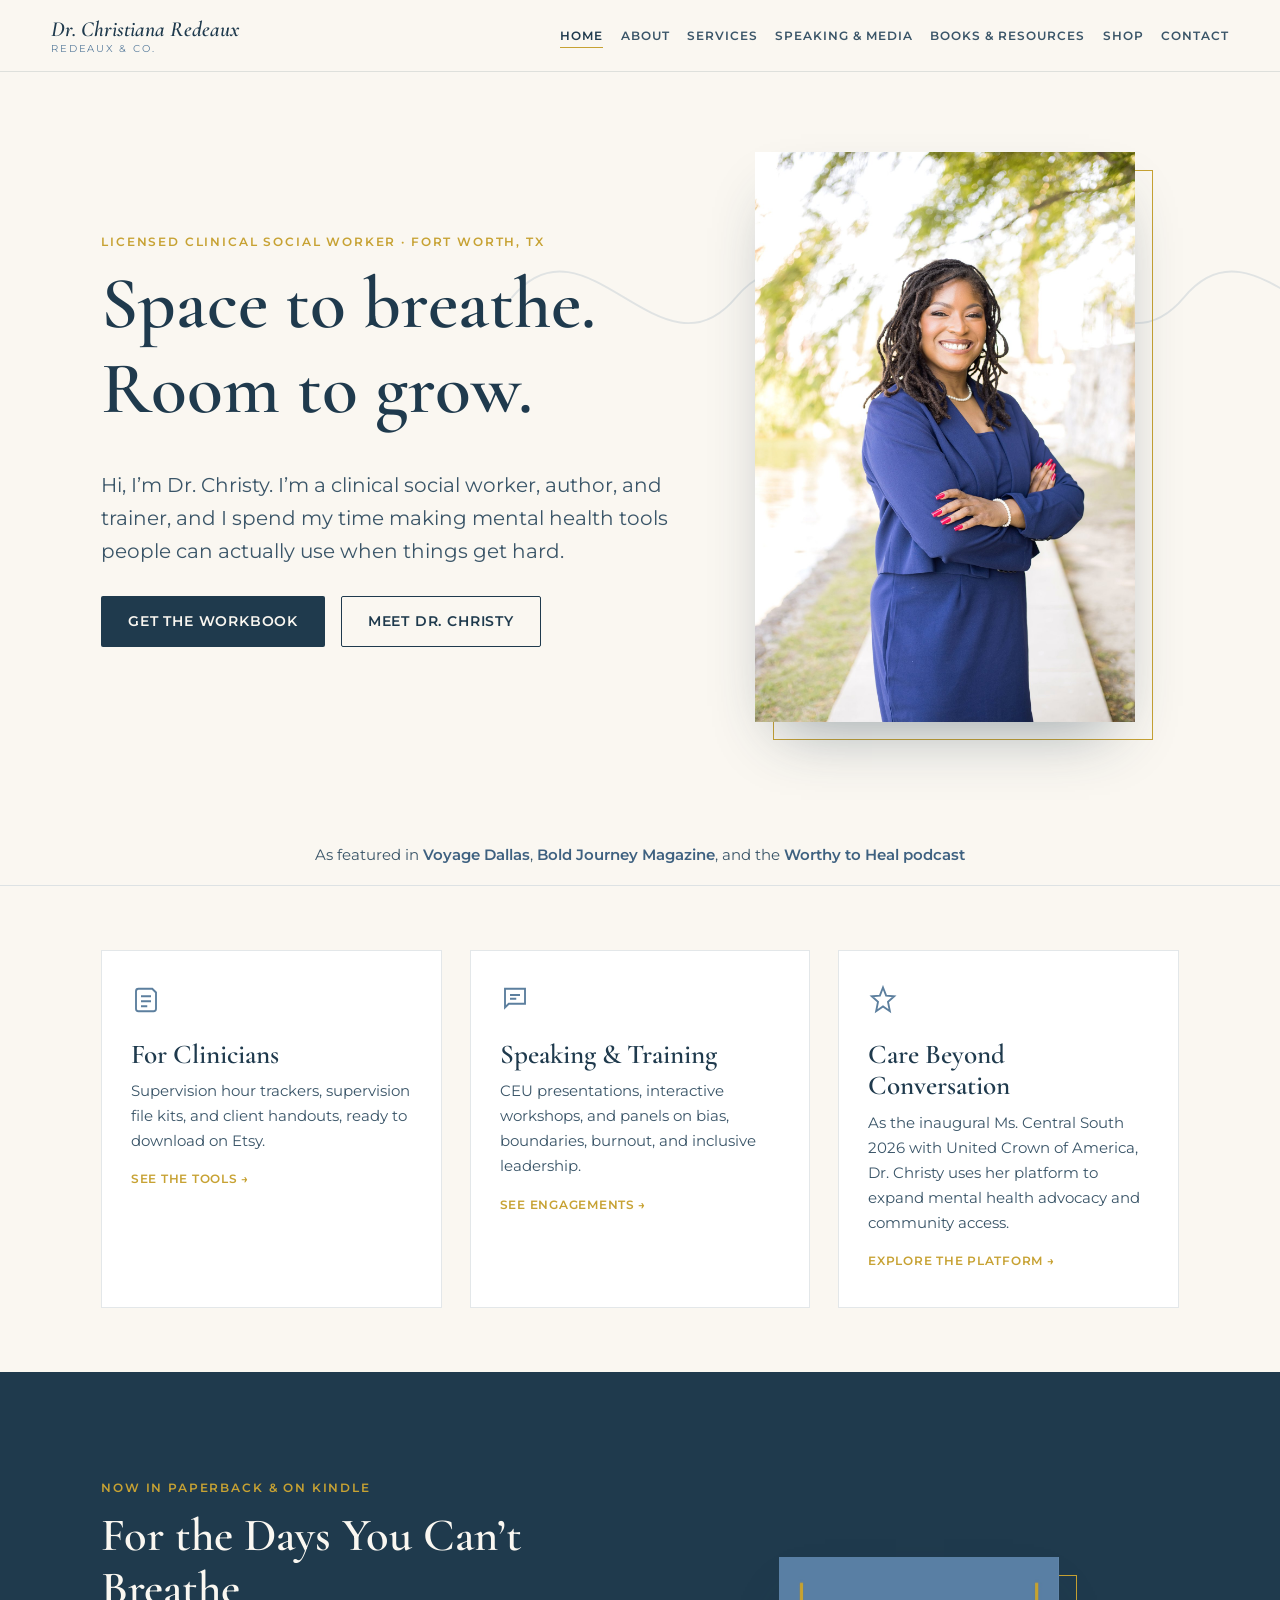
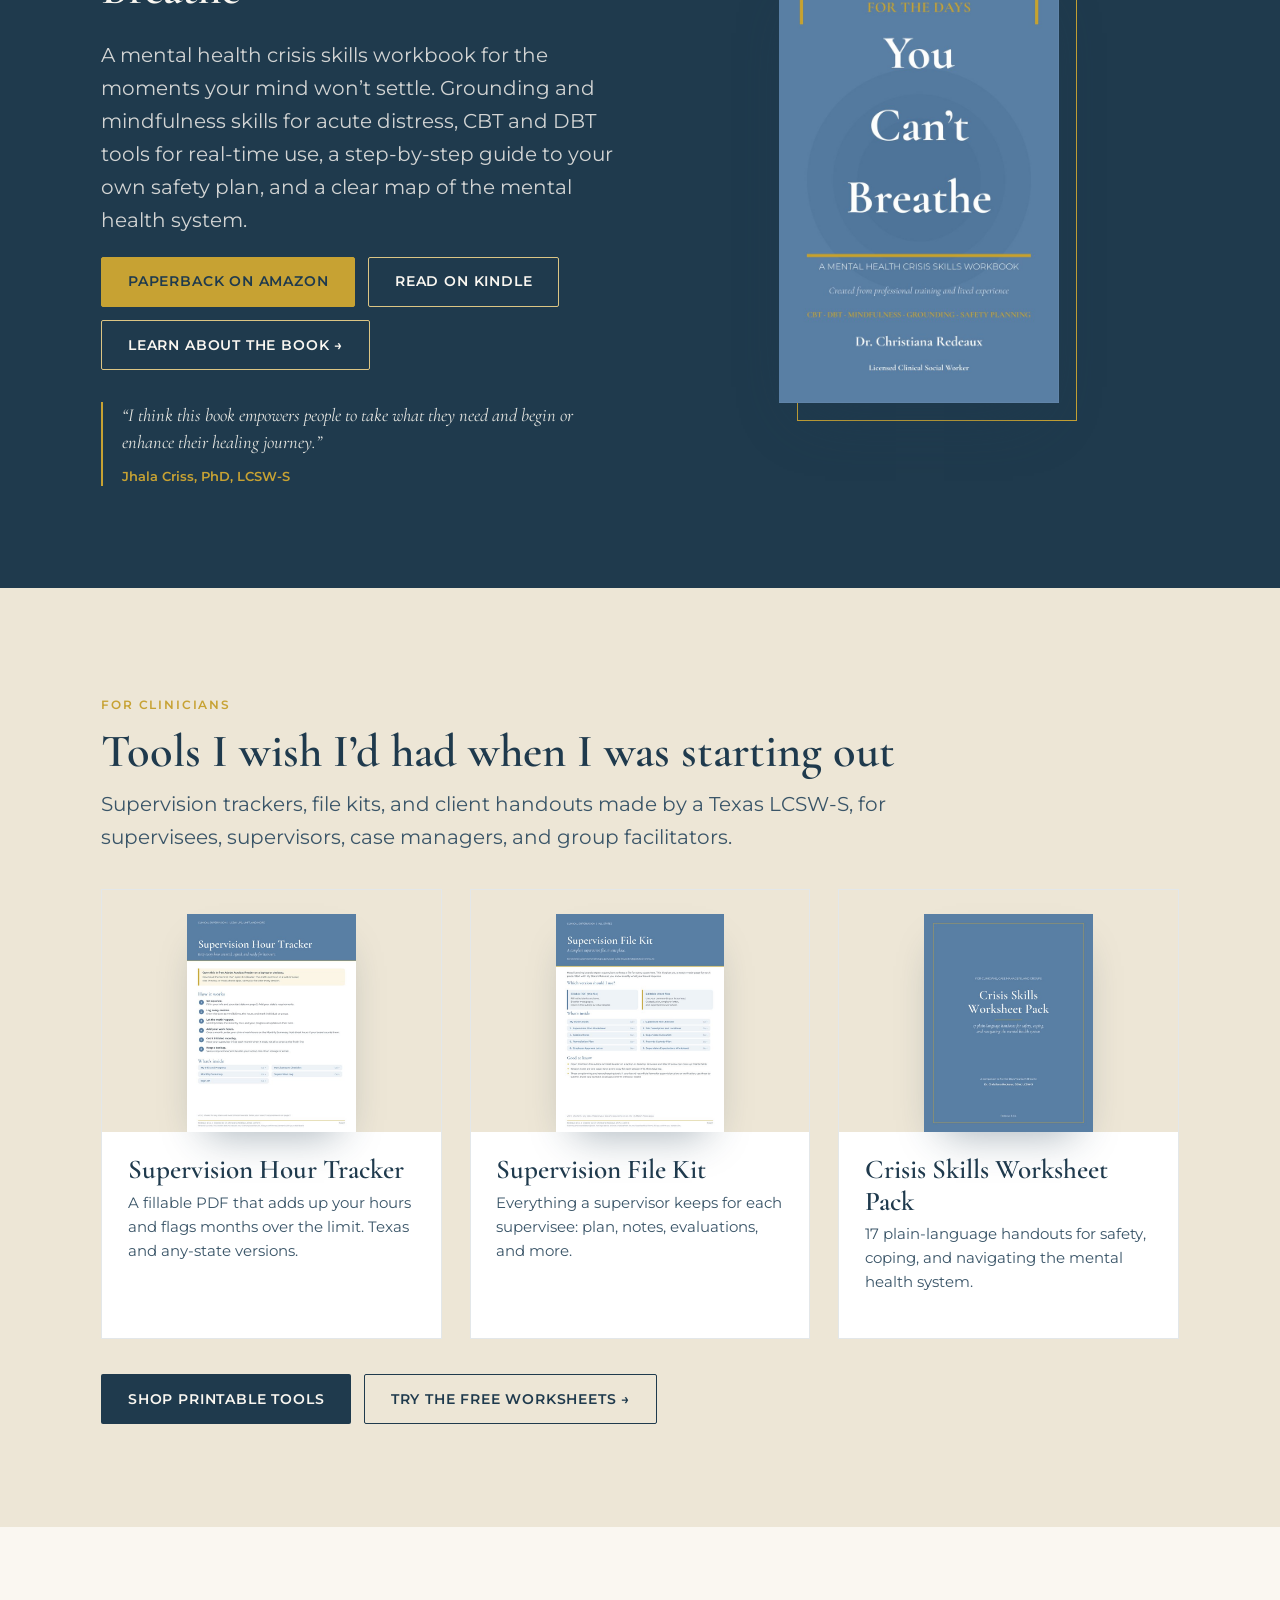
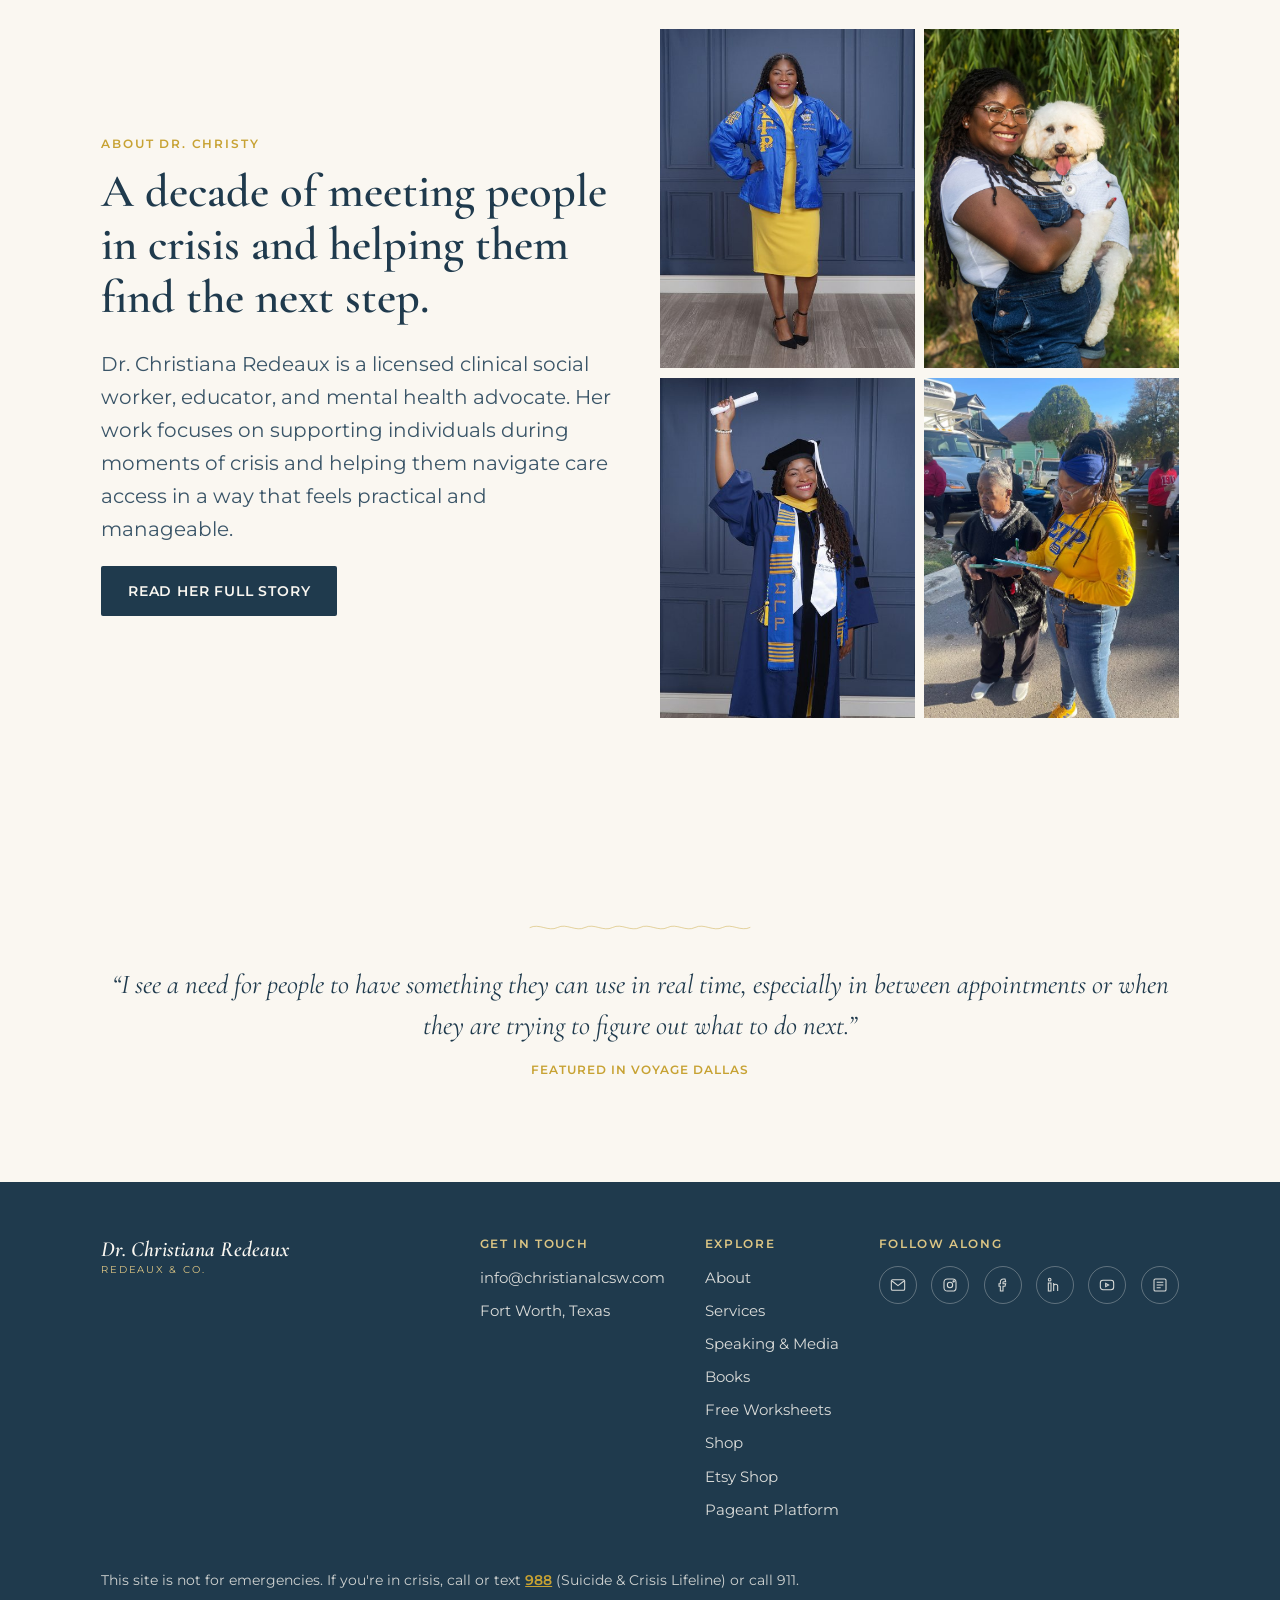
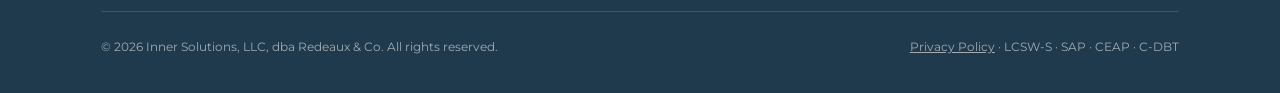
<file: index.html>
<!DOCTYPE html>
<html lang="en">
<head>
<meta charset="UTF-8">
<meta name="viewport" content="width=device-width, initial-scale=1.0">
<title>Dr. Christiana Redeaux, LCSW-S | Redeaux &amp; Co.</title>
<meta name="description" content="Dr. Christiana Redeaux, LCSW-S, is a Fort Worth clinical social worker, author of For the Days You Can&#39;t Breathe, and the first Ms. Central South. Crisis skills books, clinician tools, and CEU trainings.">
<link rel="canonical" href="https://christianalcsw.com/">
<link rel="icon" href="favicon.svg" type="image/svg+xml">
<meta property="og:type" content="website">
<meta property="og:site_name" content="Dr. Christiana Redeaux">
<meta property="og:title" content="Dr. Christiana Redeaux, LCSW-S | Redeaux &amp; Co.">
<meta property="og:description" content="Fort Worth clinical social worker Dr. Christiana Redeaux, LCSW-S, author of For the Days You Can&#39;t Breathe and the first Ms. Central South. Clinician tools, books, and workshops.">
<meta property="og:url" content="https://christianalcsw.com/">
<meta property="og:image" content="https://christianalcsw.com/hero.jpg">
<meta name="twitter:card" content="summary_large_image">
<script type="application/ld+json">{"@context": "https://schema.org", "@graph": [{"@type": "Person", "@id": "https://christianalcsw.com/#person", "name": "Christiana Redeaux", "honorificPrefix": "Dr.", "honorificSuffix": "DSW, LCSW-S", "alternateName": "Dr. Christy", "jobTitle": "Licensed Clinical Social Worker and Author", "url": "https://christianalcsw.com/", "image": "https://christianalcsw.com/about-portrait.jpg", "address": {"@type": "PostalAddress", "addressLocality": "Fort Worth", "addressRegion": "TX", "addressCountry": "US"}, "worksFor": {"@id": "https://christianalcsw.com/#org"}, "award": "Inaugural Ms. Central South 2026, United Crown of America", "alumniOf": [{"@type": "CollegeOrUniversity", "name": "Simmons University"}, {"@type": "CollegeOrUniversity", "name": "University of Texas at Arlington"}], "sameAs": ["https://www.instagram.com/redeauxandco/", "https://www.facebook.com/christiana.redeaux/", "https://www.linkedin.com/in/christianaredeaux/", "https://socialworkeroffduty.substack.com", "https://www.youtube.com/@drchristianalcsw"]}, {"@type": "Organization", "@id": "https://christianalcsw.com/#org", "name": "Redeaux & Co.", "legalName": "Inner Solutions, LLC", "alternateName": "Inner Solutions Publishing", "url": "https://christianalcsw.com/", "sameAs": ["https://www.facebook.com/redeauxandco"], "email": "info@christianalcsw.com", "founder": {"@id": "https://christianalcsw.com/#person"}, "address": {"@type": "PostalAddress", "addressLocality": "Fort Worth", "addressRegion": "TX", "addressCountry": "US"}}]}</script>
<link rel="preconnect" href="https://fonts.googleapis.com">
<link href="https://fonts.googleapis.com/css2?family=Cormorant+Garamond:ital,wght@0,500;0,600;1,500;1,600&family=Montserrat:wght@400;500;600;700&display=swap" rel="stylesheet">
<link rel="stylesheet" href="style.css">
<style>
  .tool-card { text-decoration: none; color: inherit; background: var(--white); border: 1px solid var(--line); display: flex; flex-direction: column; overflow: hidden; transition: transform 0.25s ease, box-shadow 0.25s ease; }
  .tool-card:hover { transform: translateY(-4px); box-shadow: 0 18px 34px -22px rgba(31,58,77,0.35); }
  .tool-cover { background: var(--sand); padding: 1.5rem 1.5rem 0; }
  .tool-cover img { max-width: 58%; margin: 0 auto; box-shadow: 0 20px 40px -18px rgba(31,58,77,0.4); }
  .tool-body { padding: 1.4rem 1.6rem 1.7rem; display: flex; flex-direction: column; flex: 1; }
  .tool-body h3 { margin-bottom: 0.3rem; }
  .tool-body p { color: var(--ink-soft); font-size: 0.92rem; margin-bottom: 1rem; }
  .tool-body .card-link { margin-top: auto; }
  .tool-card, .tool-card * { text-decoration: none; }
  .tool-card .card-link { display: inline-block; font-size: 0.78rem; font-weight: 600; letter-spacing: 0.06em; text-transform: uppercase; color: var(--gold); }
</style>
</head>
<body>

<header class="site-nav">
  <div class="wrap">
    <a href="index.html" class="wordmark">
      <span class="name">Dr. Christiana Redeaux</span>
      <span class="biz">Redeaux &amp; Co.</span>
    </a>
    <button class="nav-toggle" aria-label="Toggle menu" aria-expanded="false">
      <span></span><span></span><span></span>
    </button>
    <ul class="nav-links">
      <li><a href="index.html" aria-current="page">Home</a></li>
      <li><a href="about.html">About</a></li>
      <li><a href="services.html">Services</a></li>
      <li><a href="speaking.html">Speaking &amp; Media</a></li>
      <li><a href="books.html">Books &amp; Resources</a></li>
      <li><a href="shop.html">Shop</a></li>
      <li><a href="contact.html">Contact</a></li>
    </ul>
  </div>
</header>

<main>

  <section class="hero">
    <svg class="breath-line breath-ambient" viewBox="0 0 1200 400" style="position:absolute; right:-10%; top:10%; width:70%;" aria-hidden="true">
      <path d="M0,200 C100,80 200,320 300,200 C400,80 500,320 600,200 C700,80 800,320 900,200 C1000,80 1100,320 1200,200" />
    </svg>
    <div class="wrap">
      <div class="hero-copy">
        <span class="eyebrow">Licensed Clinical Social Worker &middot; Fort Worth, TX</span>
        <h1>Space to breathe.<br>Room to grow.</h1>
        <p class="lede">Hi, I&rsquo;m Dr. Christy. I&rsquo;m a clinical social worker, author, and trainer, and I spend my time making mental health tools people can actually use when things get hard.</p>
        <div class="hero-actions">
          <a href="books.html" class="btn btn-primary">Get the Workbook</a>
          <a href="about.html" class="btn btn-ghost">Meet Dr. Christy</a>
        </div>
      </div>
      <div class="hero-figure">
        <div class="photo-frame">
          <img src="hero.jpg" alt="Dr. Christiana Redeaux, arms crossed, smiling outdoors">
        </div>
      </div>
    </div>
  </section>

  <div class="press-strip">
    <div class="wrap">
      <p>As featured in <a href="speaking.html#press">Voyage Dallas</a>, <a href="speaking.html#press">Bold Journey Magazine</a>, and the <a href="speaking.html#press">Worthy to Heal podcast</a></p>
    </div>
  </div>

  <section class="section-tight">
    <div class="wrap">
      <div class="grid-3">
        <a class="card" href="shop.html#etsy" style="order:1;">
          <div class="card-icon">
            <svg width="30" height="30" viewBox="0 0 24 24" fill="none" stroke="currentColor" stroke-width="1.5"><path d="M4 19V5a2 2 0 0 1 2-2h11l3 3v13a2 2 0 0 1-2 2H6a2 2 0 0 1-2-2z"/><path d="M8 9h8M8 13h8M8 17h5"/></svg>
          </div>
          <h3>For Clinicians</h3>
          <p>Supervision hour trackers, supervision file kits, and client handouts, ready to download on Etsy.</p>
          <span class="card-link">See the Tools &rarr;</span>
        </a>
        <a class="card" href="speaking.html" style="order:2;">
          <div class="card-icon">
            <svg width="30" height="30" viewBox="0 0 24 24" fill="none" stroke="currentColor" stroke-width="1.5"><path d="M4 3h16v12H7l-3 3V3z"/><path d="M8 8h8M8 11h5"/></svg>
          </div>
          <h3>Speaking &amp; Training</h3>
          <p>CEU presentations, interactive workshops, and panels on bias, boundaries, burnout, and inclusive leadership.</p>
          <span class="card-link">See Engagements &rarr;</span>
        </a>
        <a class="card" href="platform.html" style="order:3;">
          <div class="card-icon">
            <svg width="30" height="30" viewBox="0 0 24 24" fill="none" stroke="currentColor" stroke-width="1.5"><path d="M12 2l2.5 6.5L21 9l-5 4.5L17.5 21 12 17.2 6.5 21 8 13.5 3 9l6.5-.5z"/></svg>
          </div>
          <h3>Care Beyond Conversation</h3>
          <p>As the inaugural Ms. Central South 2026 with United Crown of America, Dr. Christy uses her platform to expand mental health advocacy and community access.</p>
          <span class="card-link">Explore the Platform &rarr;</span>
        </a>
      </div>
    </div>
  </section>

  <section class="bg-ink" style="position:relative; overflow:hidden;">
    <svg class="breath-line" viewBox="0 0 1200 200" style="position:absolute; left:-5%; bottom:-20%; width:60%; opacity:0.18;" aria-hidden="true">
      <path d="M0,100 C100,20 200,180 300,100 C400,20 500,180 600,100 C700,20 800,180 900,100 C1000,20 1100,180 1200,100" />
    </svg>
    <div class="wrap" style="position:relative;">
      <div class="grid-2" style="align-items:center;">
        <div>
          <span class="eyebrow">Now in paperback &amp; on Kindle</span>
          <h2>For the Days You Can&rsquo;t Breathe</h2>
          <p class="lede" style="color:rgba(250,247,241,0.82);">A mental health crisis skills workbook for the moments your mind won&rsquo;t settle. Grounding and mindfulness skills for acute distress, CBT and DBT tools for real&#8209;time use, a step&#8209;by&#8209;step guide to your own safety plan, and a clear map of the mental health system.</p>
          <div style="display:flex; flex-wrap:wrap; gap:0.8rem; margin-top:0.8rem;">
            <a href="https://a.co/d/07p84dok" target="_blank" rel="noopener" class="btn btn-primary" style="background:var(--gold); border-color:var(--gold); color:var(--ink);">Paperback on Amazon</a>
            <a href="https://a.co/d/0b3sGsdm" target="_blank" rel="noopener" class="btn btn-ghost on-dark">Read on Kindle</a>
            <a href="books.html" class="btn btn-ghost on-dark">Learn About the Book &rarr;</a>
          </div>
          <blockquote class="home-praise">
            &ldquo;I think this book empowers people to take what they need and begin or enhance their healing journey.&rdquo;
            <cite>Jhala Criss, PhD, LCSW-S</cite>
          </blockquote>
        </div>
        <div class="center">
          <div class="photo-frame" style="max-width:280px;">
            <img loading="lazy" src="book-cover.jpg" alt="For the Days You Can't Breathe: A Mental Health Crisis Skills Workbook, by Dr. Christiana Redeaux">
          </div>
        </div>
      </div>
    </div>
  </section>

  <!-- ===== FOR CLINICIANS ===== -->
  <section class="bg-sand" id="clinicians">
    <div class="wrap">
      <span class="eyebrow">For Clinicians</span>
      <h2 style="margin-bottom:0.6rem;">Tools I wish I&rsquo;d had when I was starting out</h2>
      <p class="lede" style="max-width:40em; margin-bottom:2.2rem;">Supervision trackers, file kits, and client handouts made by a Texas LCSW-S, for supervisees, supervisors, case managers, and group facilitators.</p>
      <div class="grid-3">
        <a class="tool-card" href="https://www.etsy.com/shop/RedeauxAndCo" target="_blank" rel="noopener">
          <div class="tool-cover"><img loading="lazy" src="etsy-hour-tracker.jpg" alt="Supervision Hour Tracker cover page"></div>
          <div class="tool-body">
            <h3>Supervision Hour Tracker</h3>
            <p>A fillable PDF that adds up your hours and flags months over the limit. Texas and any-state versions.</p>
          </div>
        </a>
        <a class="tool-card" href="https://www.etsy.com/shop/RedeauxAndCo" target="_blank" rel="noopener">
          <div class="tool-cover"><img loading="lazy" src="etsy-supervision-kit.jpg" alt="Supervision File Kit cover page"></div>
          <div class="tool-body">
            <h3>Supervision File Kit</h3>
            <p>Everything a supervisor keeps for each supervisee: plan, notes, evaluations, and more.</p>
          </div>
        </a>
        <a class="tool-card" href="https://www.etsy.com/shop/RedeauxAndCo" target="_blank" rel="noopener">
          <div class="tool-cover"><img loading="lazy" src="etsy-worksheet-pack.jpg" alt="Crisis Skills Worksheet Pack cover page"></div>
          <div class="tool-body">
            <h3>Crisis Skills Worksheet Pack</h3>
            <p>17 plain-language handouts for safety, coping, and navigating the mental health system.</p>
          </div>
        </a>
      </div>
      <div style="display:flex; flex-wrap:wrap; gap:0.8rem; margin-top:2.2rem;">
        <a href="https://www.etsy.com/shop/RedeauxAndCo" target="_blank" rel="noopener" class="btn btn-primary">Shop Printable Tools</a>
        <a href="books.html#free-worksheets" class="btn btn-ghost">Try the Free Worksheets &rarr;</a>
      </div>
    </div>
  </section>

  <section>
    <div class="wrap">
      <div class="grid-2" style="align-items:center;">
        <div>
          <span class="eyebrow">About Dr. Christy</span>
          <h2>A decade of meeting people in crisis and helping them find the next step.</h2>
          <p class="lede">Dr. Christiana Redeaux is a licensed clinical social worker, educator, and mental health advocate. Her work focuses on supporting individuals during moments of crisis and helping them navigate care access in a way that feels practical and manageable.</p>
          <a href="about.html" class="btn btn-primary">Read Her Full Story</a>
        </div>
        <div class="photo-strip" style="grid-template-columns: repeat(2, 1fr);">
          <img loading="lazy" src="photo-org.jpg" alt="Dr. Christiana Redeaux at a Sigma Gamma Rho event">
          <img loading="lazy" src="photo-frankie.jpg" alt="Dr. Christiana Redeaux holding her dog, Frankie">
          <img loading="lazy" src="photo-grad.jpg" alt="Dr. Christiana Redeaux at her DSW graduation">
          <img loading="lazy" src="photo-community.jpg" alt="Dr. Christiana Redeaux at a community service event">
        </div>
      </div>
    </div>
  </section>

  <section>
    <div class="wrap center">
      <svg class="breath-line breath-divider" viewBox="0 0 1200 60" aria-hidden="true"><path d="M0,30 C50,5 100,55 150,30 C200,5 250,55 300,30 C350,5 400,55 450,30 C500,5 550,55 600,30 C650,5 700,55 750,30 C800,5 850,55 900,30 C950,5 1000,55 1050,30 C1100,5 1150,55 1200,30"/></svg>
      <blockquote class="pull-quote" style="margin:2rem auto 0;">
        &ldquo;I see a need for people to have something they can use in real time, especially in between appointments or when they are trying to figure out what to do next.&rdquo;
        <cite>Featured in Voyage Dallas</cite>
      </blockquote>
    </div>
  </section>

</main>

<footer class="site-footer">
  <div class="wrap">
    <div class="footer-top">
      <div class="wordmark">
        <span class="name">Dr. Christiana Redeaux</span>
        <span class="biz">Redeaux &amp; Co.</span>
      </div>
      <div class="footer-links">
        <div class="footer-col">
          <h4>Get in Touch</h4>
          <a href="mailto:info@christianalcsw.com">info@christianalcsw.com</a>
          <p>Fort Worth, Texas</p>
        </div>
        <div class="footer-col">
          <h4>Explore</h4>
          <a href="about.html">About</a>
          <a href="services.html">Services</a>
          <a href="speaking.html">Speaking &amp; Media</a>
          <a href="books.html">Books</a>
          <a href="books.html#free-worksheets">Free Worksheets</a>
          <a href="shop.html">Shop</a>
          <a href="https://www.etsy.com/shop/RedeauxAndCo" target="_blank" rel="noopener">Etsy Shop</a>
          <a href="platform.html">Pageant Platform</a>
        </div>
        <div class="footer-col">
          <h4>Follow Along</h4>
          <div class="social-row">
            <a href="mailto:info@christianalcsw.com" aria-label="Email"><svg width="16" height="16" viewBox="0 0 24 24" fill="none" stroke="currentColor" stroke-width="1.6"><rect x="2" y="4" width="20" height="16" rx="2"/><path d="M3 6l9 7 9-7"/></svg></a>
            <a href="https://www.instagram.com/redeauxandco/" target="_blank" rel="noopener" aria-label="Instagram"><svg width="16" height="16" viewBox="0 0 24 24" fill="none" stroke="currentColor" stroke-width="1.6"><rect x="3" y="3" width="18" height="18" rx="5"/><circle cx="12" cy="12" r="4"/><circle cx="17.5" cy="6.5" r="1"/></svg></a>
            <a href="https://www.facebook.com/redeauxandco" target="_blank" rel="noopener" aria-label="Redeaux &amp; Co. on Facebook"><svg width="16" height="16" viewBox="0 0 24 24" fill="none" stroke="currentColor" stroke-width="1.6"><path d="M15 3h-2a5 5 0 0 0-5 5v2H6v4h2v7h4v-7h3l1-4h-4V8a1 1 0 0 1 1-1h3z"/></svg></a>
            <a href="https://www.linkedin.com/in/christianaredeaux/" target="_blank" rel="noopener" aria-label="LinkedIn"><svg width="16" height="16" viewBox="0 0 24 24" fill="none" stroke="currentColor" stroke-width="1.6"><rect x="2" y="9" width="4" height="12"/><circle cx="4" cy="4" r="2"/><path d="M10 21v-7a3 3 0 0 1 6 0v7M10 9v12"/></svg></a>
            <a href="https://www.youtube.com/@drchristianalcsw" target="_blank" rel="noopener" aria-label="YouTube"><svg width="16" height="16" viewBox="0 0 24 24" fill="none" stroke="currentColor" stroke-width="1.6"><rect x="2" y="5" width="20" height="14" rx="4"/><path d="M10 9.5v5l4.5-2.5z"/></svg></a>
            <a href="https://socialworkeroffduty.substack.com" target="_blank" rel="noopener" aria-label="Substack"><svg width="16" height="16" viewBox="0 0 24 24" fill="none" stroke="currentColor" stroke-width="1.6"><rect x="3" y="3" width="18" height="18" rx="2"/><path d="M7 8h10M7 12h10M7 16h6"/></svg></a>
          </div>
        </div>
      </div>
    </div>
    <p class="footer-crisis">This site is not for emergencies. If you're in crisis, call or text <a href="tel:988">988</a> (Suicide &amp; Crisis Lifeline) or call 911.</p>
    <div class="footer-bottom">
      <span>&copy; 2026 Inner Solutions, LLC, dba Redeaux &amp; Co. All rights reserved.</span>
      <span><a href="privacy.html">Privacy Policy</a> &middot; LCSW-S &middot; SAP &middot; CEAP &middot; C-DBT</span>
    </div>
  </div>
</footer>
<script src="main.js"></script>
<!-- Cloudflare Web Analytics --><script type='module' src='https://static.cloudflareinsights.com/beacon.min.js' data-cf-beacon='{"token": "75fb87a5f35241efbea28dea47acafc8"}'></script><!-- End Cloudflare Web Analytics -->
</body>
</html>
</file>
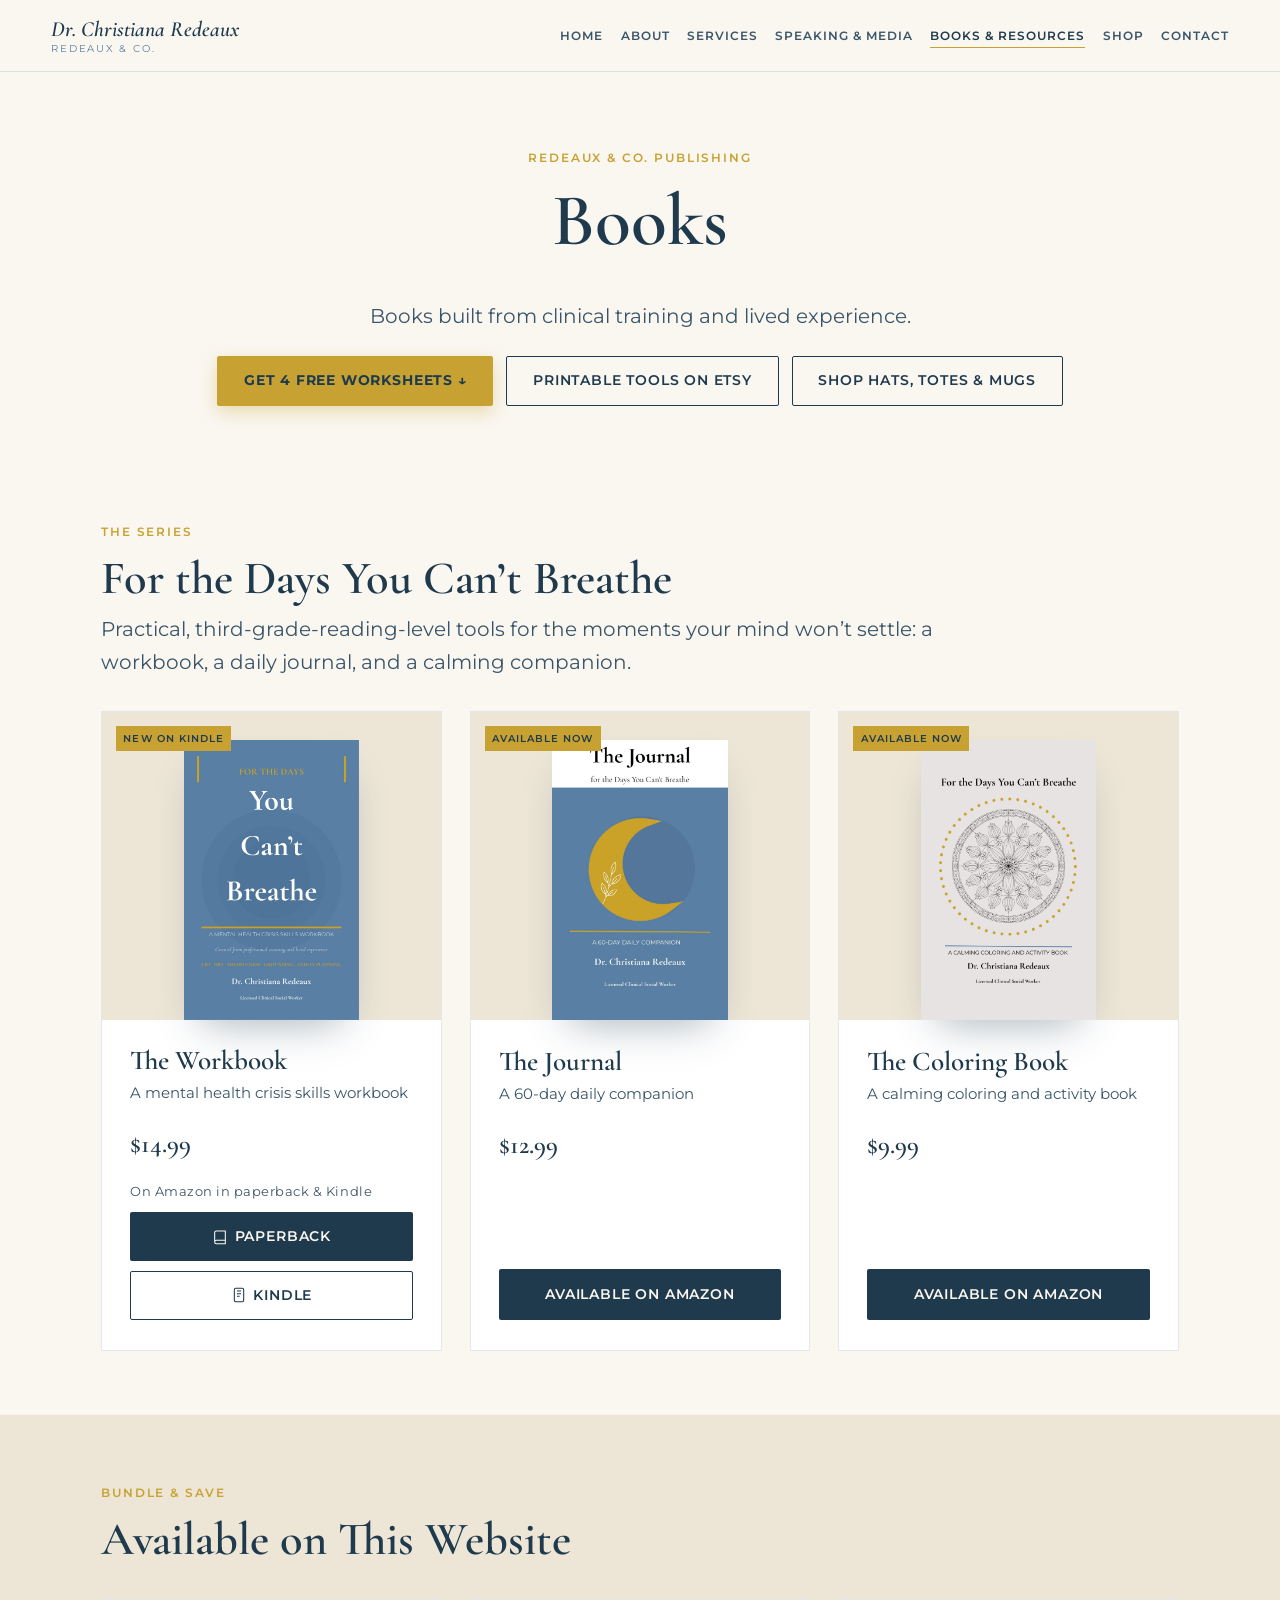
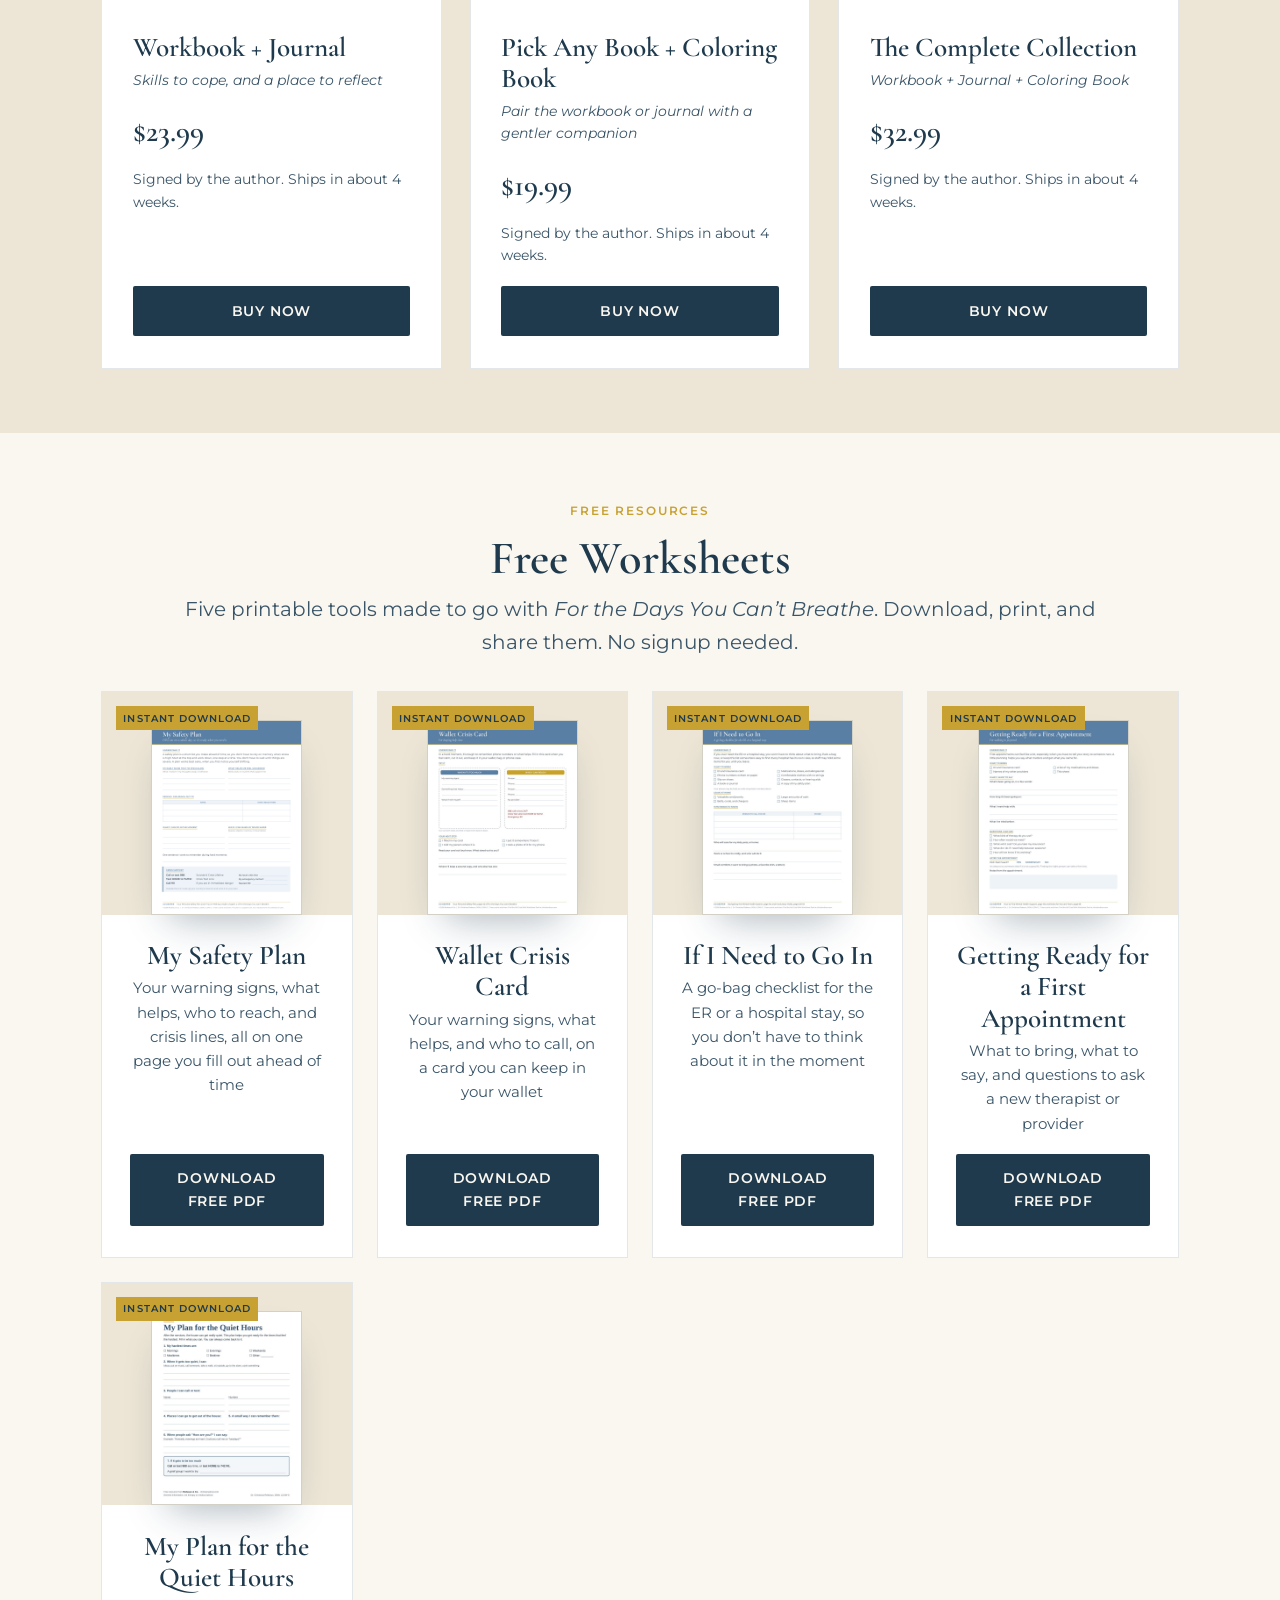
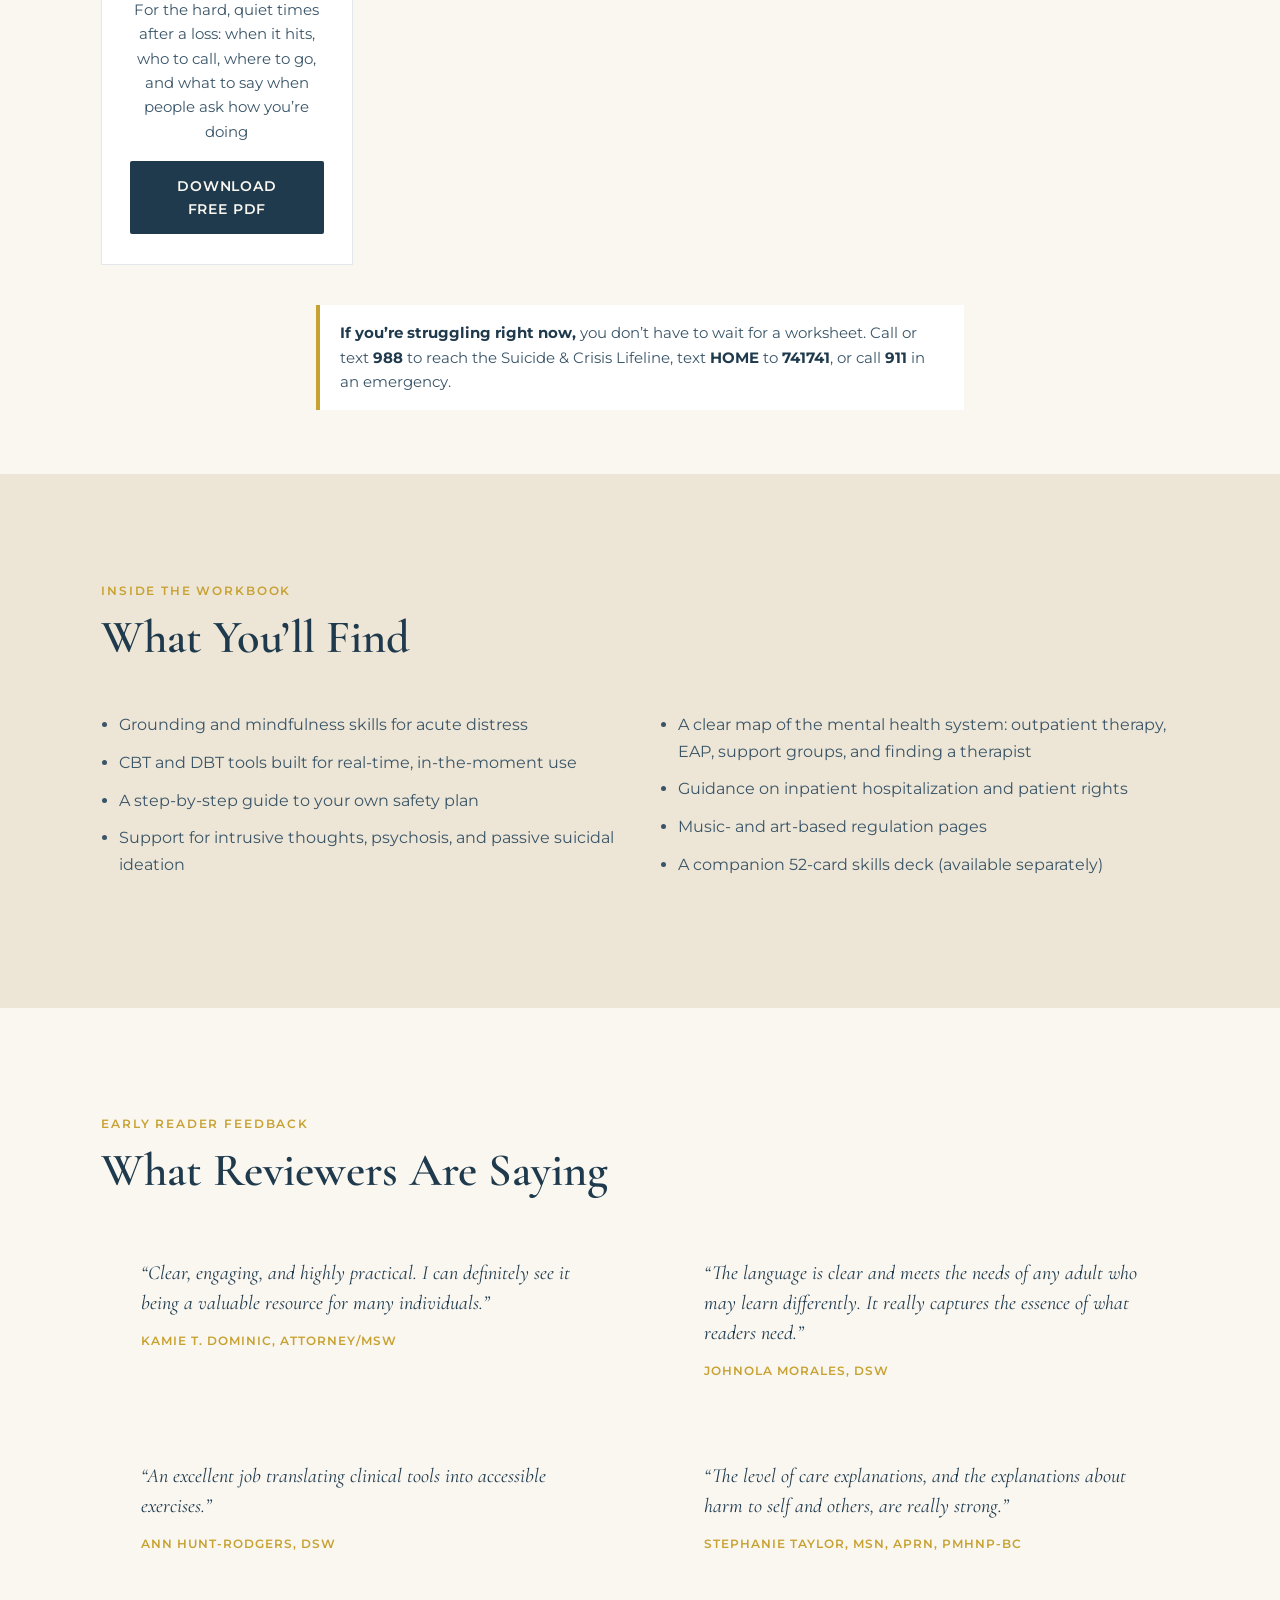
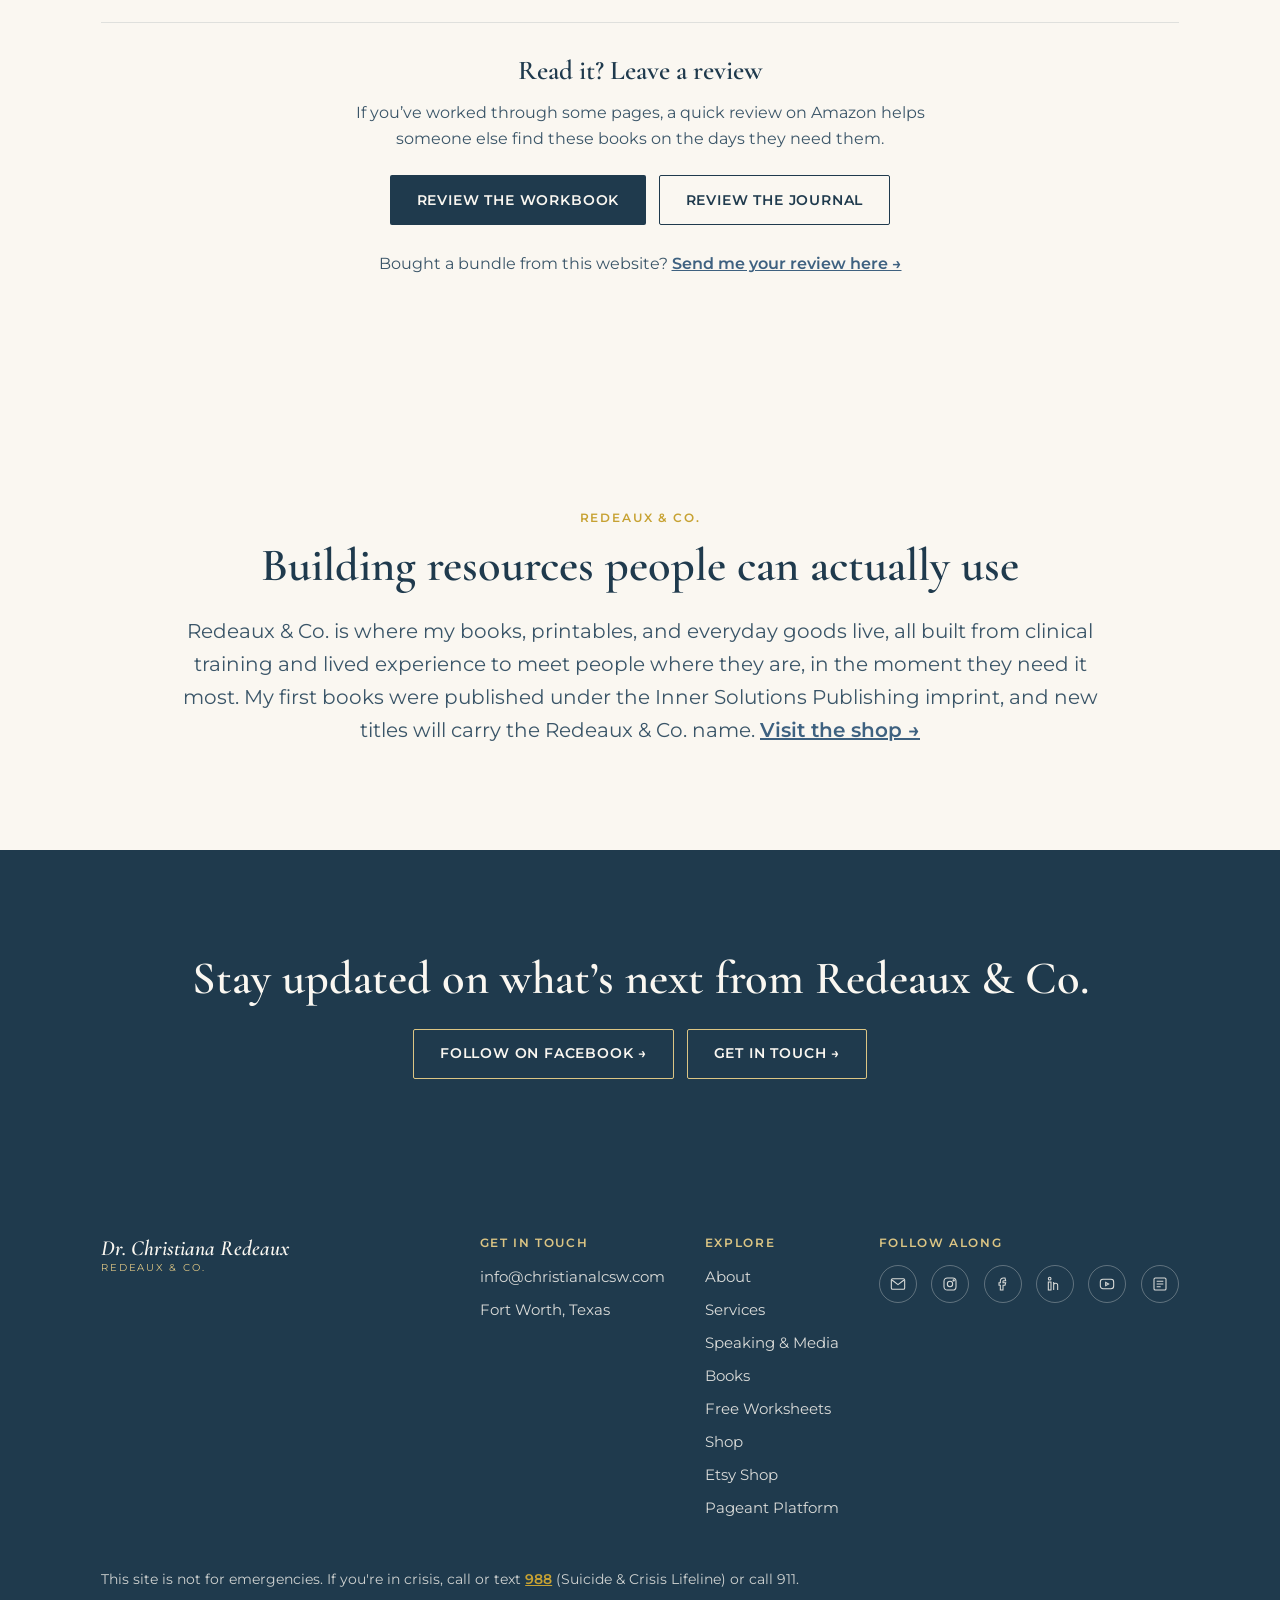
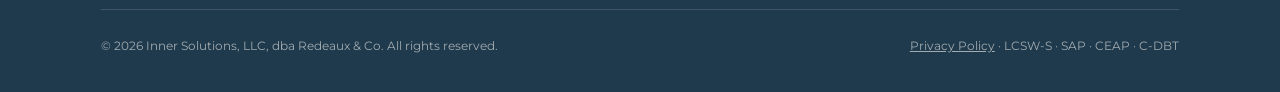
<file: free/index.html>
<!doctype html>
<html lang="en">
<head>
<meta charset="utf-8">
<title>Free Worksheets | Dr. Christiana Redeaux</title>
<meta name="robots" content="noindex">
<meta name="viewport" content="width=device-width, initial-scale=1">
<link rel="canonical" href="https://christianalcsw.com/books.html#free-worksheets">
<meta http-equiv="refresh" content="0; url=/books.html#free-worksheets">
<script>window.location.replace('/books.html#free-worksheets');</script>
</head>
<body style="font-family: sans-serif; padding: 2rem; text-align: center;">
<p>Taking you to the free worksheets&hellip; <a href="/books.html#free-worksheets">Click here if nothing happens.</a></p>
</body>
</html>
</file>
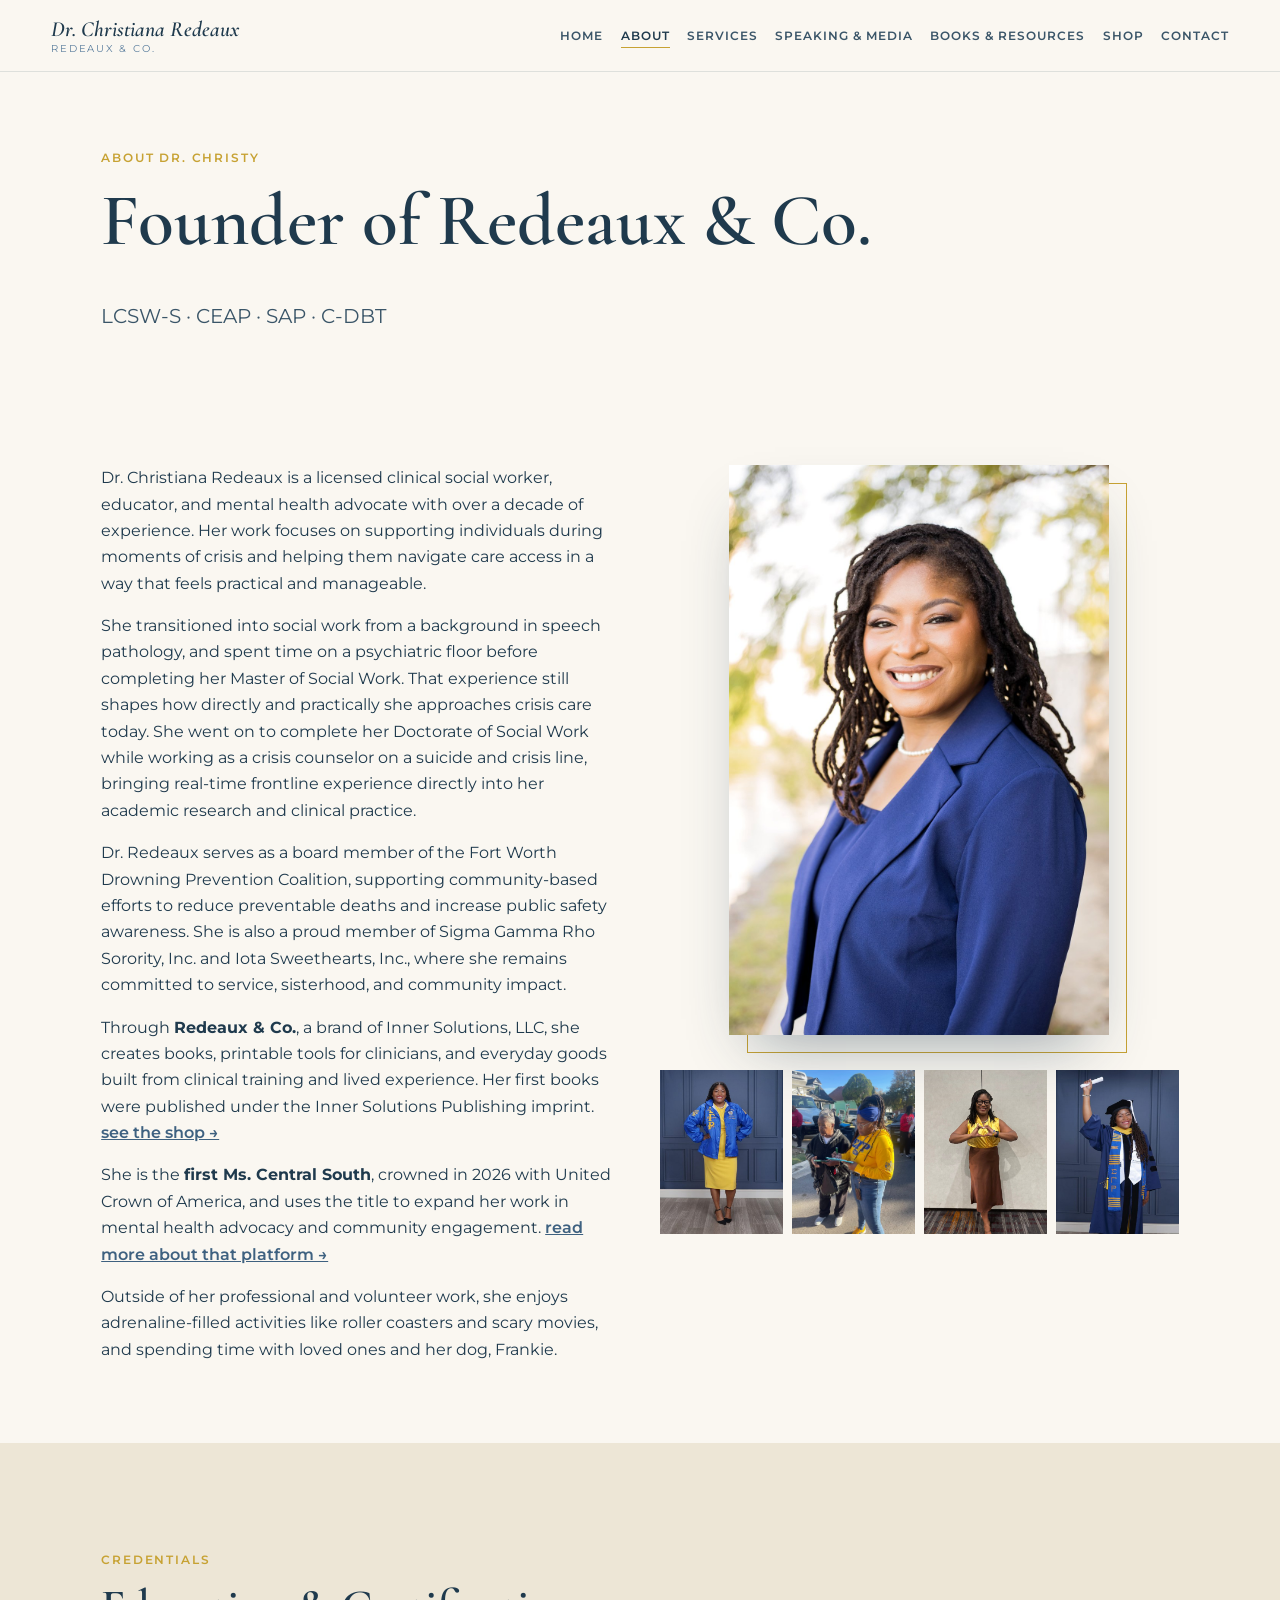
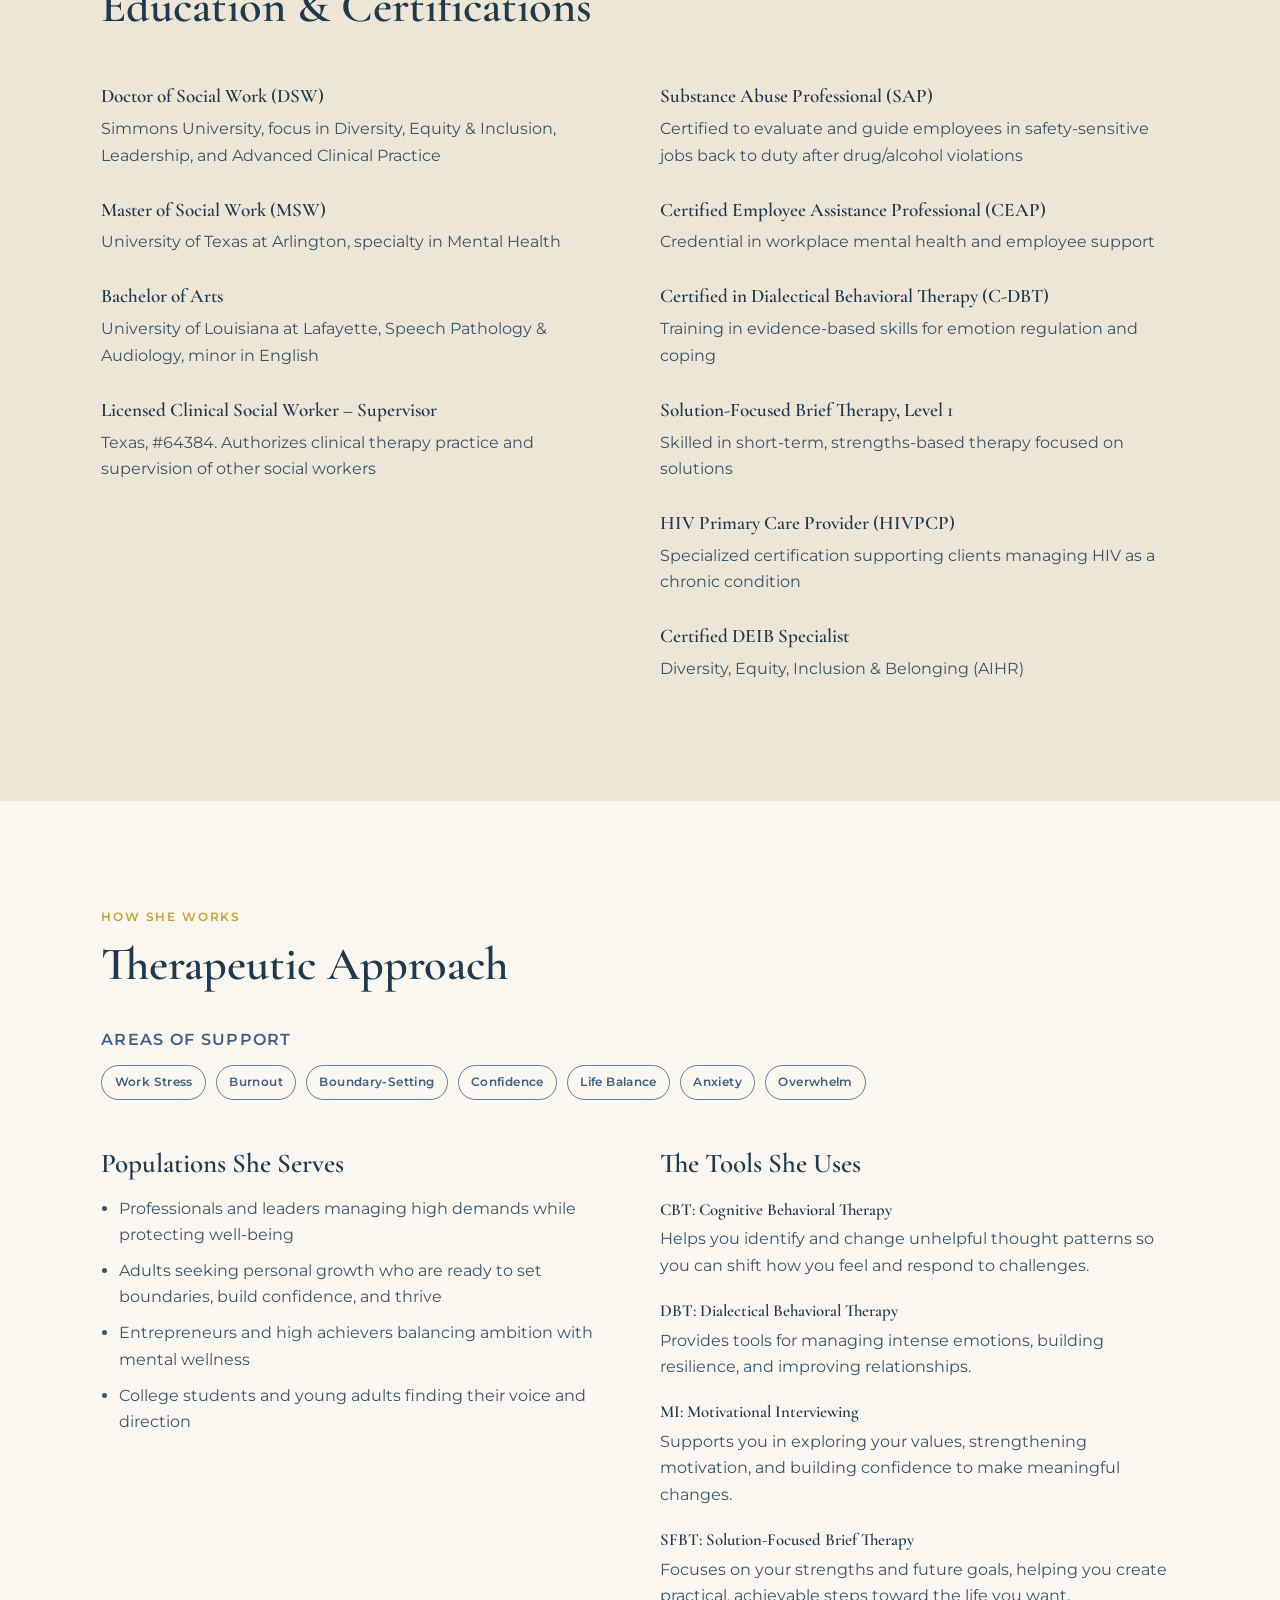
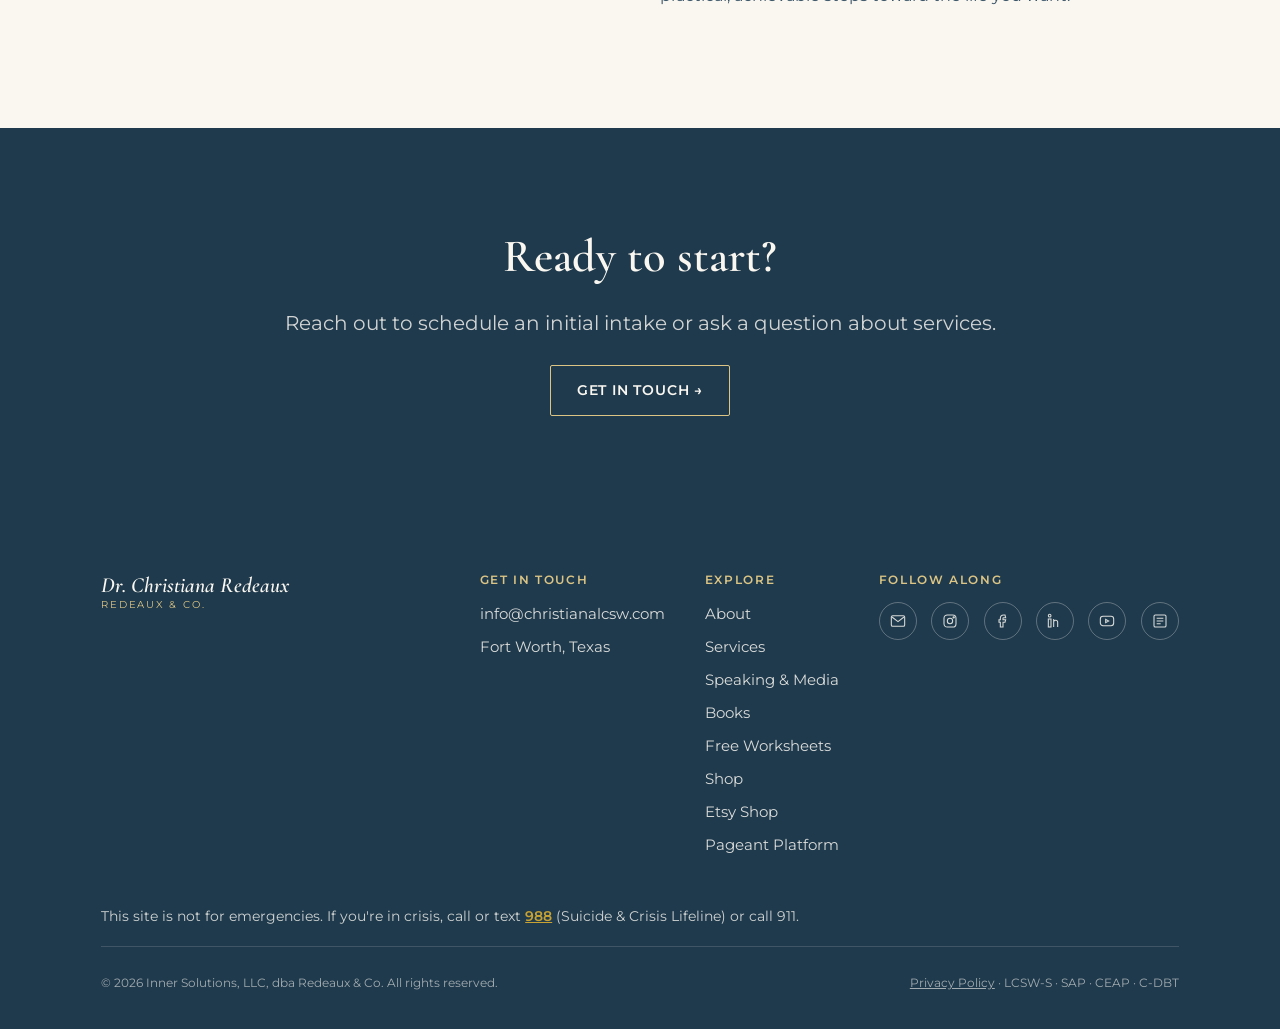
<file: about.html>
<!DOCTYPE html>
<html lang="en">
<head>
<meta charset="UTF-8">
<meta name="viewport" content="width=device-width, initial-scale=1.0">
<title>About Dr. Christiana Redeaux | Redeaux &amp; Co.</title>
<meta name="description" content="Meet Dr. Christiana Redeaux, LCSW-S, SAP, CEAP, C-DBT: her education, certifications, and therapeutic approach.">
<link rel="canonical" href="https://christianalcsw.com/about.html">
<link rel="icon" href="favicon.svg" type="image/svg+xml">
<meta property="og:type" content="profile">
<meta property="og:site_name" content="Dr. Christiana Redeaux">
<meta property="og:title" content="About Dr. Christiana Redeaux | Redeaux &amp; Co.">
<meta property="og:description" content="Meet Dr. Christiana Redeaux, LCSW-S, SAP, CEAP, C-DBT: her education, certifications, and therapeutic approach.">
<meta property="og:url" content="https://christianalcsw.com/about.html">
<meta property="og:image" content="https://christianalcsw.com/about-portrait.jpg">
<meta name="twitter:card" content="summary_large_image">
<script type="application/ld+json">{"@context": "https://schema.org", "@graph": [{"@type": "Person", "@id": "https://christianalcsw.com/#person", "name": "Christiana Redeaux", "honorificPrefix": "Dr.", "honorificSuffix": "DSW, LCSW-S", "alternateName": "Dr. Christy", "jobTitle": "Licensed Clinical Social Worker and Author", "url": "https://christianalcsw.com/", "image": "https://christianalcsw.com/about-portrait.jpg", "address": {"@type": "PostalAddress", "addressLocality": "Fort Worth", "addressRegion": "TX", "addressCountry": "US"}, "worksFor": {"@id": "https://christianalcsw.com/#org"}, "award": "Inaugural Ms. Central South 2026, United Crown of America", "alumniOf": [{"@type": "CollegeOrUniversity", "name": "Simmons University"}, {"@type": "CollegeOrUniversity", "name": "University of Texas at Arlington"}], "sameAs": ["https://www.instagram.com/redeauxandco/", "https://www.facebook.com/christiana.redeaux/", "https://www.linkedin.com/in/christianaredeaux/", "https://socialworkeroffduty.substack.com", "https://www.youtube.com/@drchristianalcsw"]}, {"@type": "Organization", "@id": "https://christianalcsw.com/#org", "name": "Redeaux & Co.", "legalName": "Inner Solutions, LLC", "alternateName": "Inner Solutions Publishing", "url": "https://christianalcsw.com/", "sameAs": ["https://www.facebook.com/redeauxandco"], "email": "info@christianalcsw.com", "founder": {"@id": "https://christianalcsw.com/#person"}, "address": {"@type": "PostalAddress", "addressLocality": "Fort Worth", "addressRegion": "TX", "addressCountry": "US"}}]}</script>
<link rel="preconnect" href="https://fonts.googleapis.com">
<link href="https://fonts.googleapis.com/css2?family=Cormorant+Garamond:ital,wght@0,500;0,600;1,500;1,600&family=Montserrat:wght@400;500;600;700&display=swap" rel="stylesheet">
<link rel="stylesheet" href="style.css">
</head>
<body>

<header class="site-nav">
  <div class="wrap">
    <a href="index.html" class="wordmark">
      <span class="name">Dr. Christiana Redeaux</span>
      <span class="biz">Redeaux &amp; Co.</span>
    </a>
    <button class="nav-toggle" aria-label="Toggle menu" aria-expanded="false">
      <span></span><span></span><span></span>
    </button>
    <ul class="nav-links">
      <li><a href="index.html">Home</a></li>
      <li><a href="about.html" aria-current="page">About</a></li>
      <li><a href="services.html">Services</a></li>
      <li><a href="speaking.html">Speaking &amp; Media</a></li>
      <li><a href="books.html">Books &amp; Resources</a></li>
      <li><a href="shop.html">Shop</a></li>
      <li><a href="contact.html">Contact</a></li>
    </ul>
  </div>
</header>

<main>

  <section class="page-hero">
    <div class="wrap">
      <span class="eyebrow">About Dr. Christy</span>
      <h1>Founder of Redeaux &amp; Co.</h1>
      <p class="lede">LCSW-S &middot; CEAP &middot; SAP &middot; C-DBT</p>
    </div>
  </section>

  <section class="section-tight">
    <div class="wrap grid-2">
      <div>
        <p>Dr. Christiana Redeaux is a licensed clinical social worker, educator, and mental health advocate with over a decade of experience. Her work focuses on supporting individuals during moments of crisis and helping them navigate care access in a way that feels practical and manageable.</p>
        <p>She transitioned into social work from a background in speech pathology, and spent time on a psychiatric floor before completing her Master of Social Work. That experience still shapes how directly and practically she approaches crisis care today. She went on to complete her Doctorate of Social Work while working as a crisis counselor on a suicide and crisis line, bringing real-time frontline experience directly into her academic research and clinical practice.</p>
        <p>Dr. Redeaux serves as a board member of the Fort Worth Drowning Prevention Coalition, supporting community-based efforts to reduce preventable deaths and increase public safety awareness. She is also a proud member of Sigma Gamma Rho Sorority, Inc. and Iota Sweethearts, Inc., where she remains committed to service, sisterhood, and community impact.</p>
        <p>Through <strong>Redeaux &amp; Co.</strong>, a brand of Inner Solutions, LLC, she creates books, printable tools for clinicians, and everyday goods built from clinical training and lived experience. Her first books were published under the Inner Solutions Publishing imprint. <a href="shop.html" style="color:var(--blue-deep); font-weight:600;">see the shop &rarr;</a></p>
        <p>She is the <strong>first Ms. Central South</strong>, crowned in 2026 with United Crown of America, and uses the title to expand her work in mental health advocacy and community engagement. <a href="platform.html" style="color:var(--blue-deep); font-weight:600;">read more about that platform &rarr;</a></p>
        <p>Outside of her professional and volunteer work, she enjoys adrenaline-filled activities like roller coasters and scary movies, and spending time with loved ones and her dog, Frankie.</p>
      </div>
      <div>
        <div class="photo-frame" style="margin-bottom:2.2rem;">
          <img src="about-portrait.jpg" alt="Portrait of Dr. Christiana Redeaux smiling outdoors">
        </div>
        <div class="photo-strip" style="grid-template-columns: repeat(4, 1fr);">
          <img loading="lazy" src="photo-org.jpg" alt="Dr. Christiana Redeaux at a Sigma Gamma Rho event">
          <img loading="lazy" src="photo-community.jpg" alt="Dr. Christiana Redeaux at a community service event">
          <img loading="lazy" src="photo-hands.jpg" alt="Dr. Christiana Redeaux sorting donations with her chapter">
          <img loading="lazy" src="photo-grad.jpg" alt="Dr. Christiana Redeaux at her DSW graduation">
        </div>
      </div>
    </div>
  </section>

  <section class="bg-sand">
    <div class="wrap">
      <span class="eyebrow">Credentials</span>
      <h2 style="margin-bottom:2rem;">Education &amp; Certifications</h2>
      <div class="grid-2">
        <dl class="dl">
          <div>
            <dt>Doctor of Social Work (DSW)</dt>
            <dd>Simmons University, focus in Diversity, Equity &amp; Inclusion, Leadership, and Advanced Clinical Practice</dd>
          </div>
          <div>
            <dt>Master of Social Work (MSW)</dt>
            <dd>University of Texas at Arlington, specialty in Mental Health</dd>
          </div>
          <div>
            <dt>Bachelor of Arts</dt>
            <dd>University of Louisiana at Lafayette, Speech Pathology &amp; Audiology, minor in English</dd>
          </div>
          <div>
            <dt>Licensed Clinical Social Worker &ndash; Supervisor</dt>
            <dd>Texas, #64384. Authorizes clinical therapy practice and supervision of other social workers</dd>
          </div>
        </dl>
        <dl class="dl">
          <div>
            <dt>Substance Abuse Professional (SAP)</dt>
            <dd>Certified to evaluate and guide employees in safety-sensitive jobs back to duty after drug/alcohol violations</dd>
          </div>
          <div>
            <dt>Certified Employee Assistance Professional (CEAP)</dt>
            <dd>Credential in workplace mental health and employee support</dd>
          </div>
          <div>
            <dt>Certified in Dialectical Behavioral Therapy (C-DBT)</dt>
            <dd>Training in evidence-based skills for emotion regulation and coping</dd>
          </div>
          <div>
            <dt>Solution-Focused Brief Therapy, Level 1</dt>
            <dd>Skilled in short-term, strengths-based therapy focused on solutions</dd>
          </div>
          <div>
            <dt>HIV Primary Care Provider (HIVPCP)</dt>
            <dd>Specialized certification supporting clients managing HIV as a chronic condition</dd>
          </div>
          <div>
            <dt>Certified DEIB Specialist</dt>
            <dd>Diversity, Equity, Inclusion &amp; Belonging (AIHR)</dd>
          </div>
        </dl>
      </div>
    </div>
  </section>

  <section>
    <div class="wrap">
      <span class="eyebrow">How She Works</span>
      <h2 style="margin-bottom:2.5rem;">Therapeutic Approach</h2>

      <h3 style="font-size:1rem; text-transform:uppercase; letter-spacing:0.08em; font-family:var(--font-body); color:var(--blue-deep); margin-bottom:1rem;">Areas of Support</h3>
      <div class="tag-row" style="margin-bottom:3rem;">
        <span class="tag">Work Stress</span>
        <span class="tag">Burnout</span>
        <span class="tag">Boundary-Setting</span>
        <span class="tag">Confidence</span>
        <span class="tag">Life Balance</span>
        <span class="tag">Anxiety</span>
        <span class="tag">Overwhelm</span>
      </div>

      <div class="grid-2">
        <div>
          <h3>Populations She Serves</h3>
          <ul style="padding-left:1.1rem; color:var(--ink-soft);">
            <li style="margin-bottom:0.6rem;">Professionals and leaders managing high demands while protecting well-being</li>
            <li style="margin-bottom:0.6rem;">Adults seeking personal growth who are ready to set boundaries, build confidence, and thrive</li>
            <li style="margin-bottom:0.6rem;">Entrepreneurs and high achievers balancing ambition with mental wellness</li>
            <li style="margin-bottom:0.6rem;">College students and young adults finding their voice and direction</li>
          </ul>
        </div>
        <div>
          <h3>The Tools She Uses</h3>
          <dl class="dl" style="gap:1.1rem;">
            <div>
              <dt style="font-size:1.05rem;">CBT: Cognitive Behavioral Therapy</dt>
              <dd>Helps you identify and change unhelpful thought patterns so you can shift how you feel and respond to challenges.</dd>
            </div>
            <div>
              <dt style="font-size:1.05rem;">DBT: Dialectical Behavioral Therapy</dt>
              <dd>Provides tools for managing intense emotions, building resilience, and improving relationships.</dd>
            </div>
            <div>
              <dt style="font-size:1.05rem;">MI: Motivational Interviewing</dt>
              <dd>Supports you in exploring your values, strengthening motivation, and building confidence to make meaningful changes.</dd>
            </div>
            <div>
              <dt style="font-size:1.05rem;">SFBT: Solution-Focused Brief Therapy</dt>
              <dd>Focuses on your strengths and future goals, helping you create practical, achievable steps toward the life you want.</dd>
            </div>
          </dl>
        </div>
      </div>
    </div>
  </section>

  <section class="bg-ink center">
    <div class="wrap">
      <h2>Ready to start?</h2>
      <p class="lede" style="margin:0 auto 1.6rem; color:rgba(250,247,241,0.82);">Reach out to schedule an initial intake or ask a question about services.</p>
      <a href="contact.html" class="btn btn-ghost on-dark">Get in Touch &rarr;</a>
    </div>
  </section>

</main>

<footer class="site-footer">
  <div class="wrap">
    <div class="footer-top">
      <div class="wordmark">
        <span class="name">Dr. Christiana Redeaux</span>
        <span class="biz">Redeaux &amp; Co.</span>
      </div>
      <div class="footer-links">
        <div class="footer-col">
          <h4>Get in Touch</h4>
          <a href="mailto:info@christianalcsw.com">info@christianalcsw.com</a>
          <p>Fort Worth, Texas</p>
        </div>
        <div class="footer-col">
          <h4>Explore</h4>
          <a href="about.html">About</a>
          <a href="services.html">Services</a>
          <a href="speaking.html">Speaking &amp; Media</a>
          <a href="books.html">Books</a>
          <a href="books.html#free-worksheets">Free Worksheets</a>
          <a href="shop.html">Shop</a>
          <a href="https://www.etsy.com/shop/RedeauxAndCo" target="_blank" rel="noopener">Etsy Shop</a>
          <a href="platform.html">Pageant Platform</a>
        </div>
        <div class="footer-col">
          <h4>Follow Along</h4>
          <div class="social-row">
            <a href="mailto:info@christianalcsw.com" aria-label="Email"><svg width="16" height="16" viewBox="0 0 24 24" fill="none" stroke="currentColor" stroke-width="1.6"><rect x="2" y="4" width="20" height="16" rx="2"/><path d="M3 6l9 7 9-7"/></svg></a>
            <a href="https://www.instagram.com/redeauxandco/" target="_blank" rel="noopener" aria-label="Instagram"><svg width="16" height="16" viewBox="0 0 24 24" fill="none" stroke="currentColor" stroke-width="1.6"><rect x="3" y="3" width="18" height="18" rx="5"/><circle cx="12" cy="12" r="4"/><circle cx="17.5" cy="6.5" r="1"/></svg></a>
            <a href="https://www.facebook.com/redeauxandco" target="_blank" rel="noopener" aria-label="Redeaux &amp; Co. on Facebook"><svg width="16" height="16" viewBox="0 0 24 24" fill="none" stroke="currentColor" stroke-width="1.6"><path d="M15 3h-2a5 5 0 0 0-5 5v2H6v4h2v7h4v-7h3l1-4h-4V8a1 1 0 0 1 1-1h3z"/></svg></a>
            <a href="https://www.linkedin.com/in/christianaredeaux/" target="_blank" rel="noopener" aria-label="LinkedIn"><svg width="16" height="16" viewBox="0 0 24 24" fill="none" stroke="currentColor" stroke-width="1.6"><rect x="2" y="9" width="4" height="12"/><circle cx="4" cy="4" r="2"/><path d="M10 21v-7a3 3 0 0 1 6 0v7M10 9v12"/></svg></a>
            <a href="https://www.youtube.com/@drchristianalcsw" target="_blank" rel="noopener" aria-label="YouTube"><svg width="16" height="16" viewBox="0 0 24 24" fill="none" stroke="currentColor" stroke-width="1.6"><rect x="2" y="5" width="20" height="14" rx="4"/><path d="M10 9.5v5l4.5-2.5z"/></svg></a>
            <a href="https://socialworkeroffduty.substack.com" target="_blank" rel="noopener" aria-label="Substack"><svg width="16" height="16" viewBox="0 0 24 24" fill="none" stroke="currentColor" stroke-width="1.6"><rect x="3" y="3" width="18" height="18" rx="2"/><path d="M7 8h10M7 12h10M7 16h6"/></svg></a>
          </div>
        </div>
      </div>
    </div>
    <p class="footer-crisis">This site is not for emergencies. If you're in crisis, call or text <a href="tel:988">988</a> (Suicide &amp; Crisis Lifeline) or call 911.</p>
    <div class="footer-bottom">
      <span>&copy; 2026 Inner Solutions, LLC, dba Redeaux &amp; Co. All rights reserved.</span>
      <span><a href="privacy.html">Privacy Policy</a> &middot; LCSW-S &middot; SAP &middot; CEAP &middot; C-DBT</span>
    </div>
  </div>
</footer>
<script src="main.js"></script>
<!-- Cloudflare Web Analytics --><script type='module' src='https://static.cloudflareinsights.com/beacon.min.js' data-cf-beacon='{"token": "75fb87a5f35241efbea28dea47acafc8"}'></script><!-- End Cloudflare Web Analytics -->
</body>
</html>
</file>
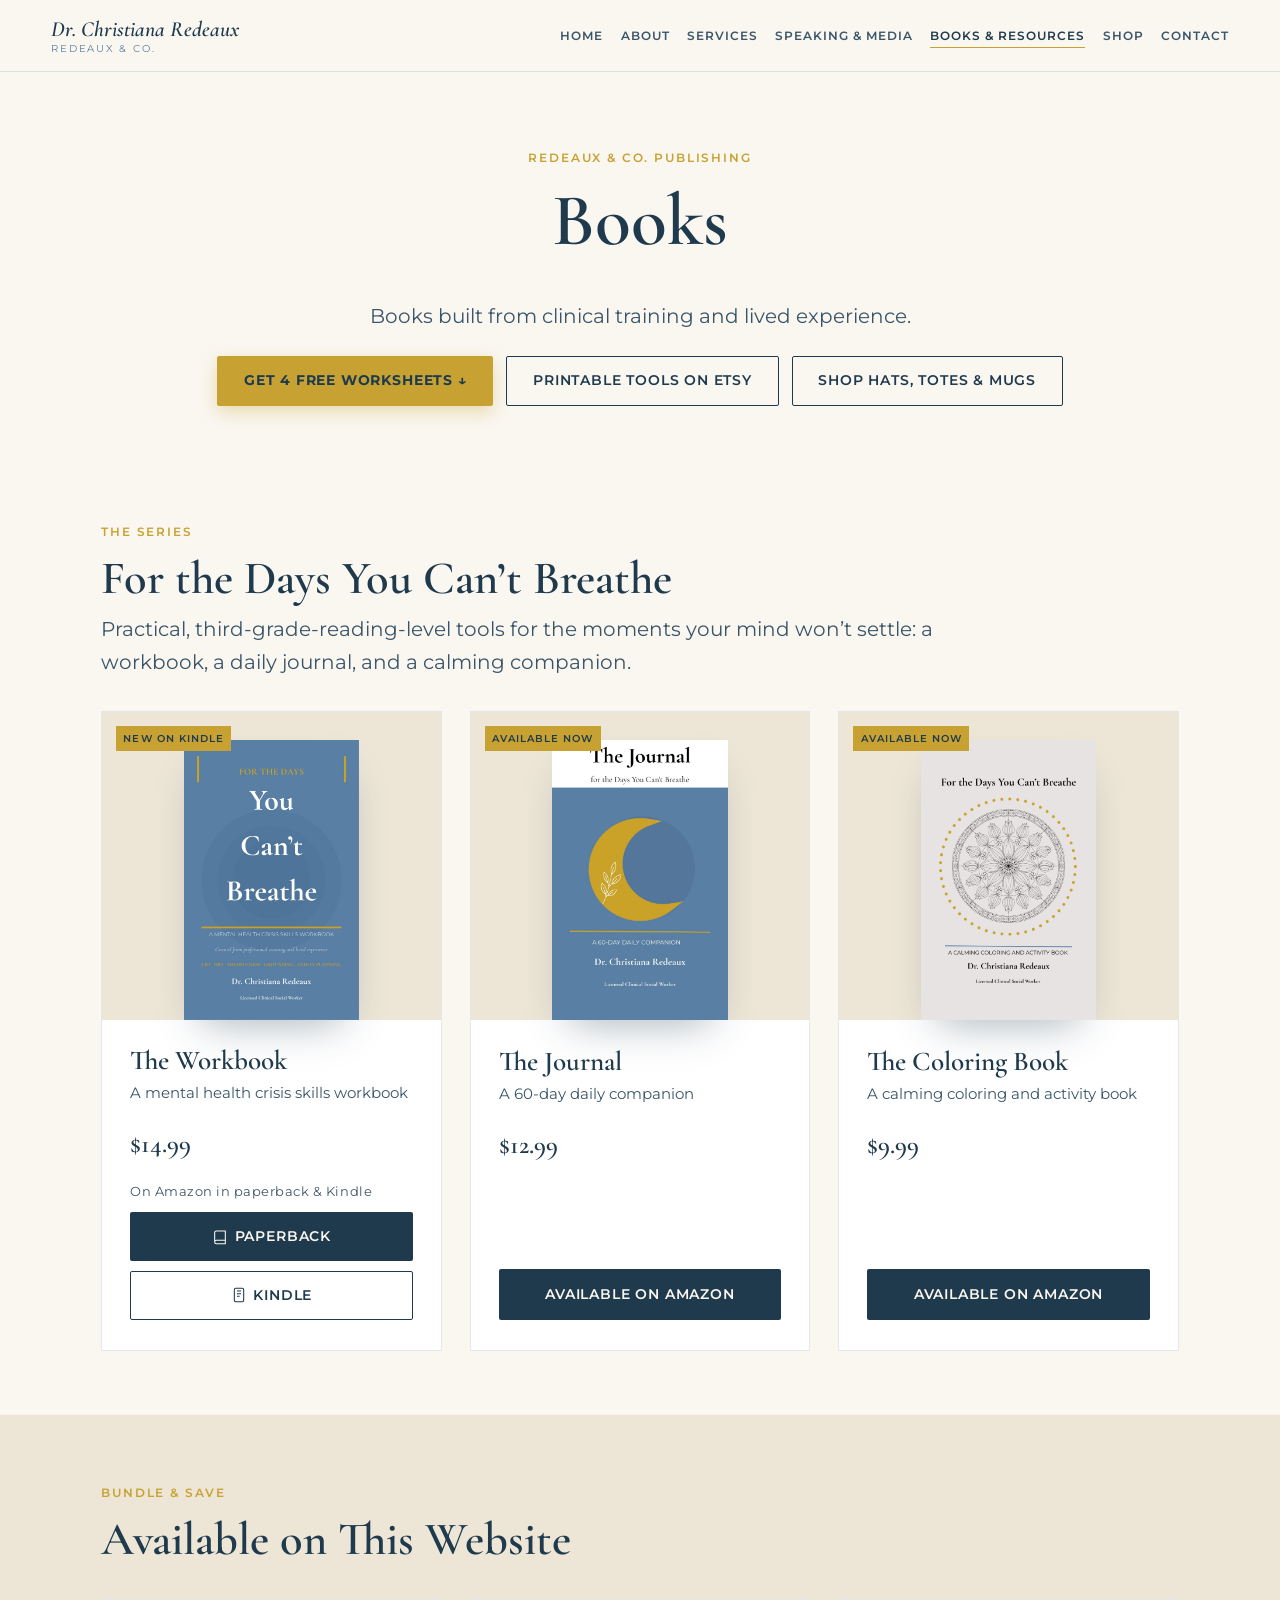
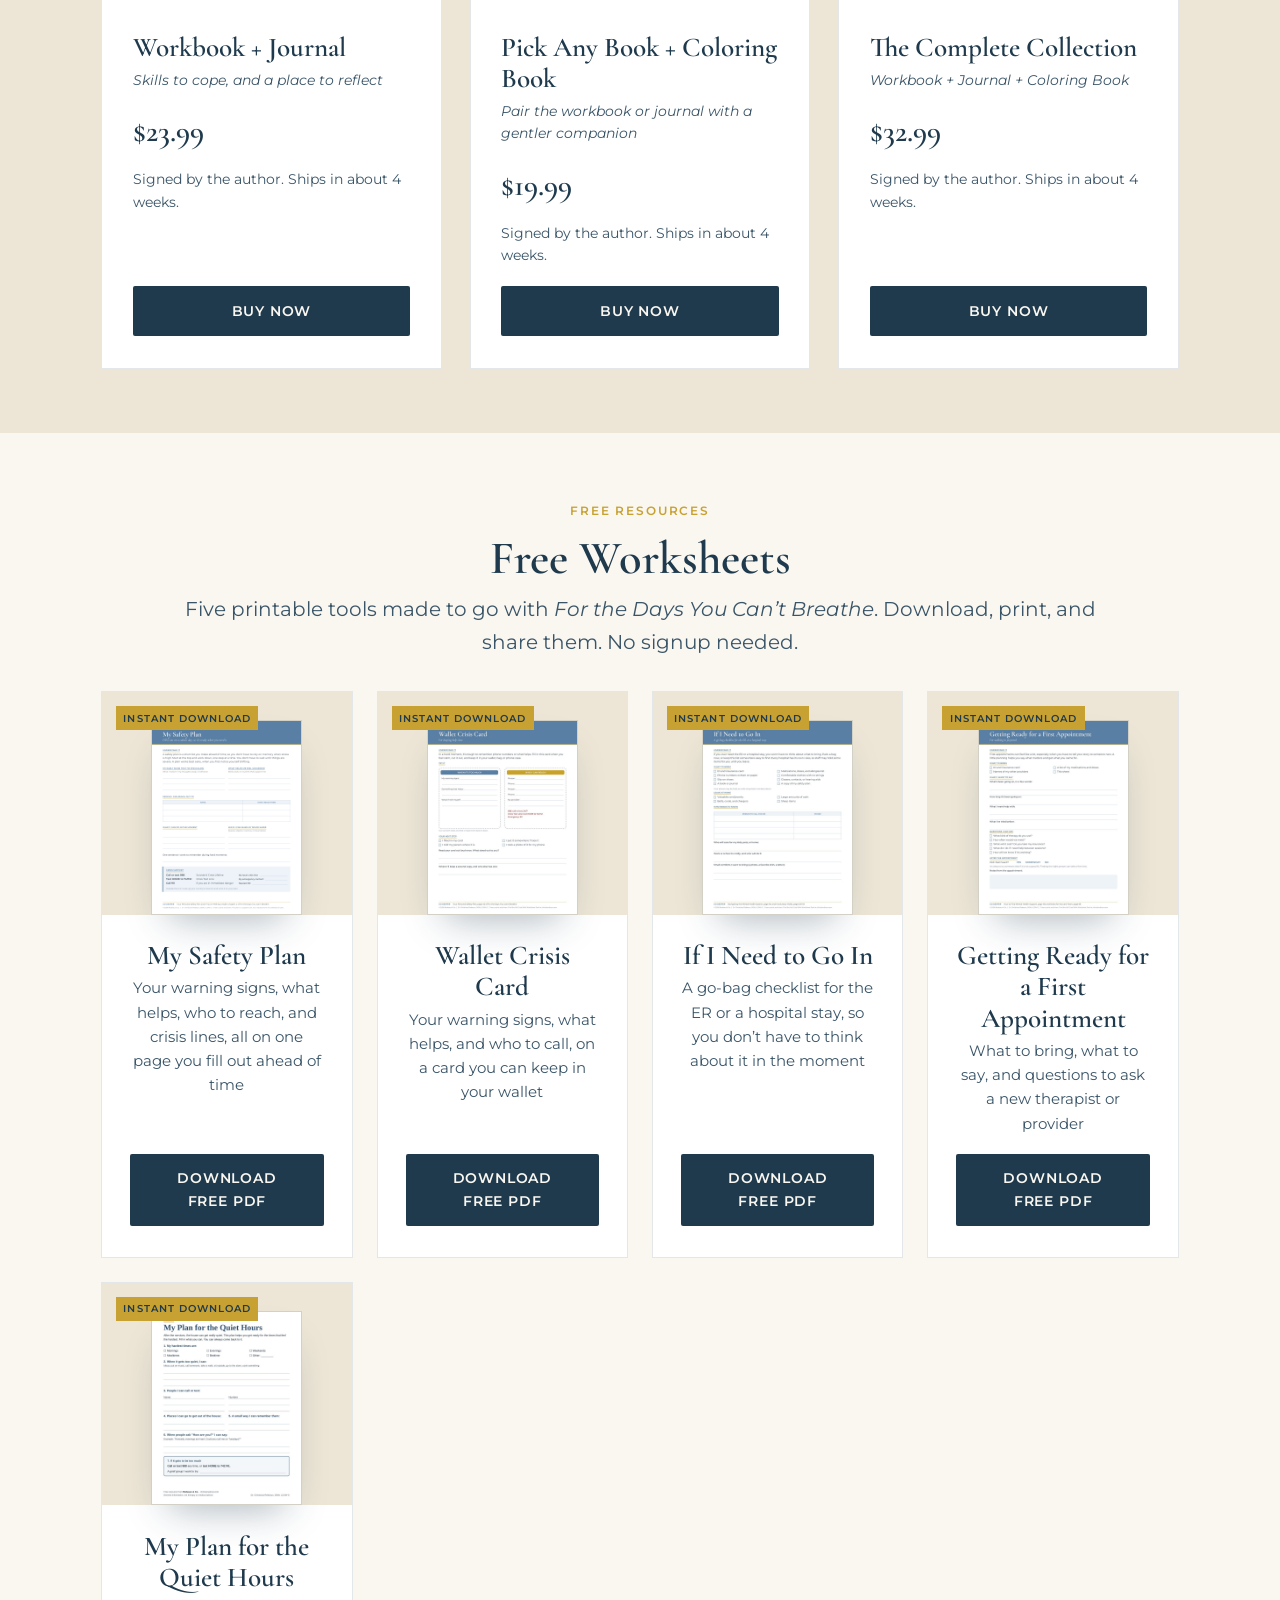
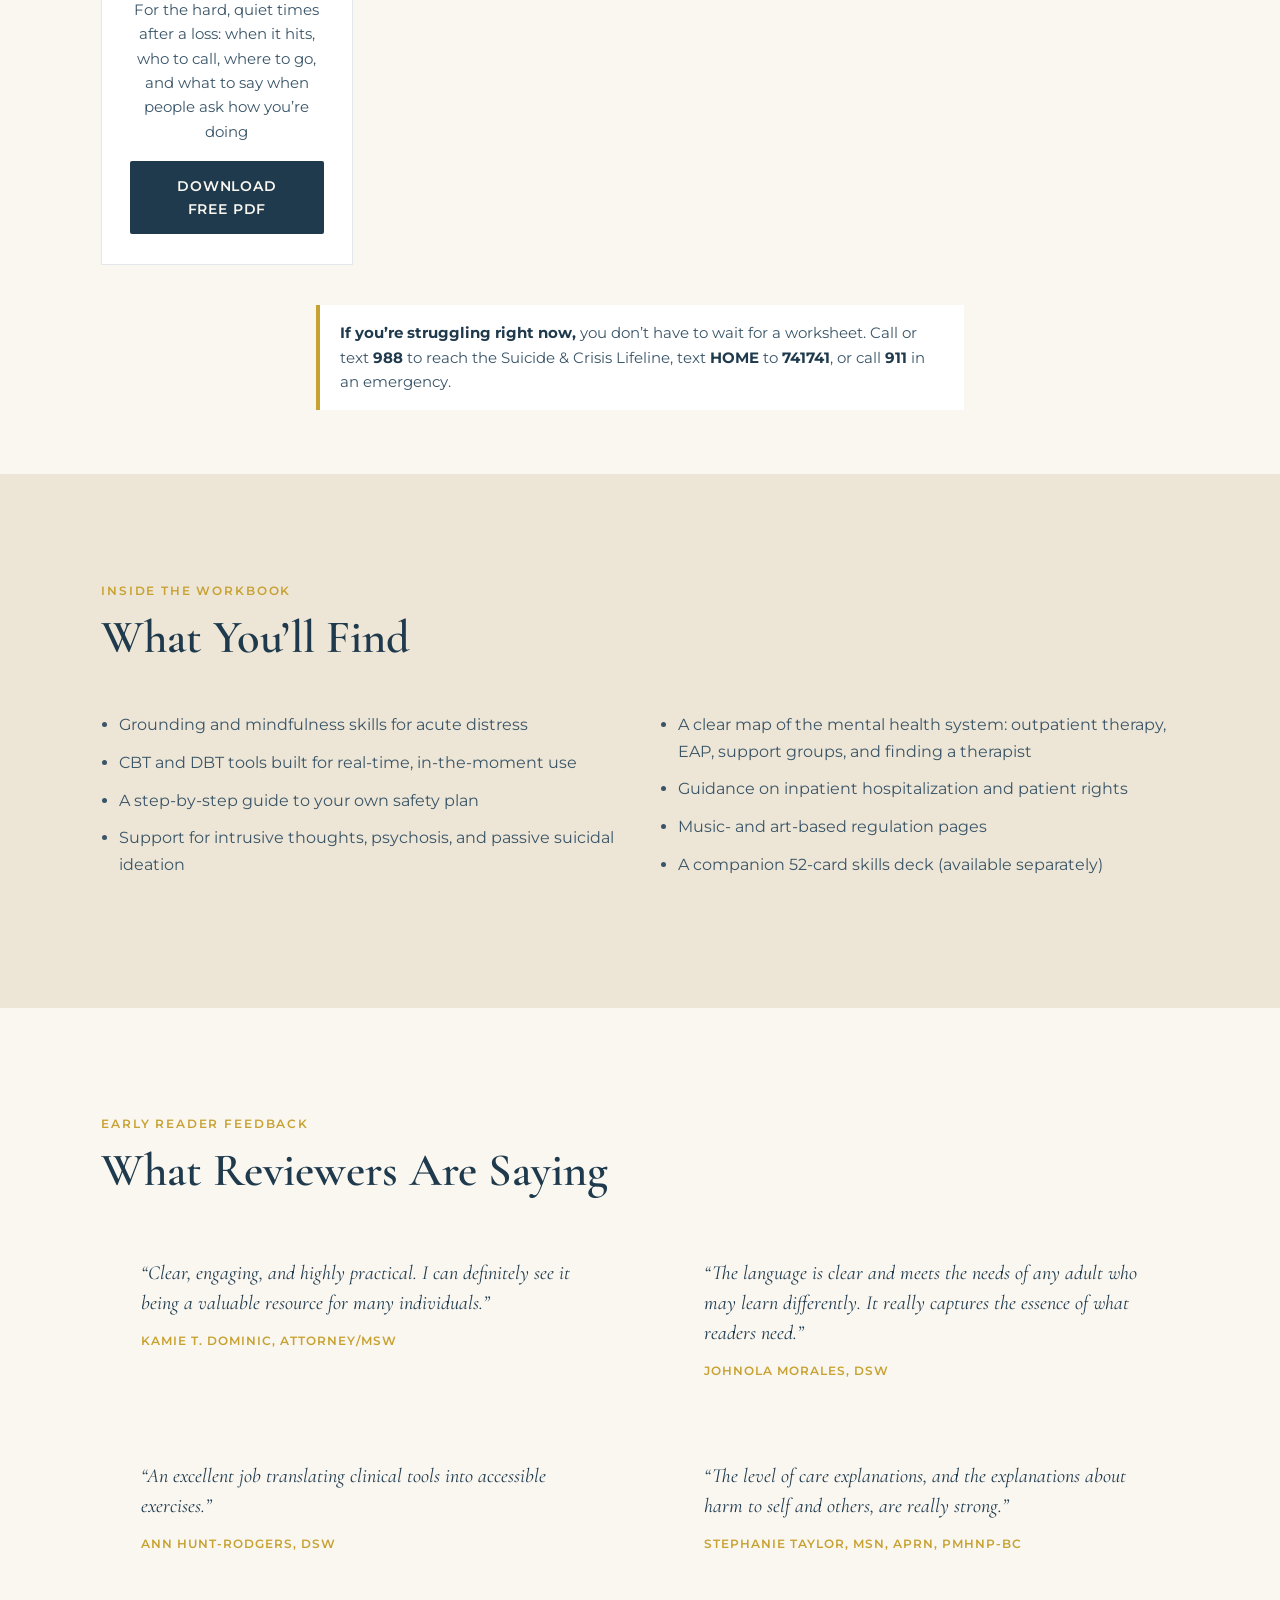
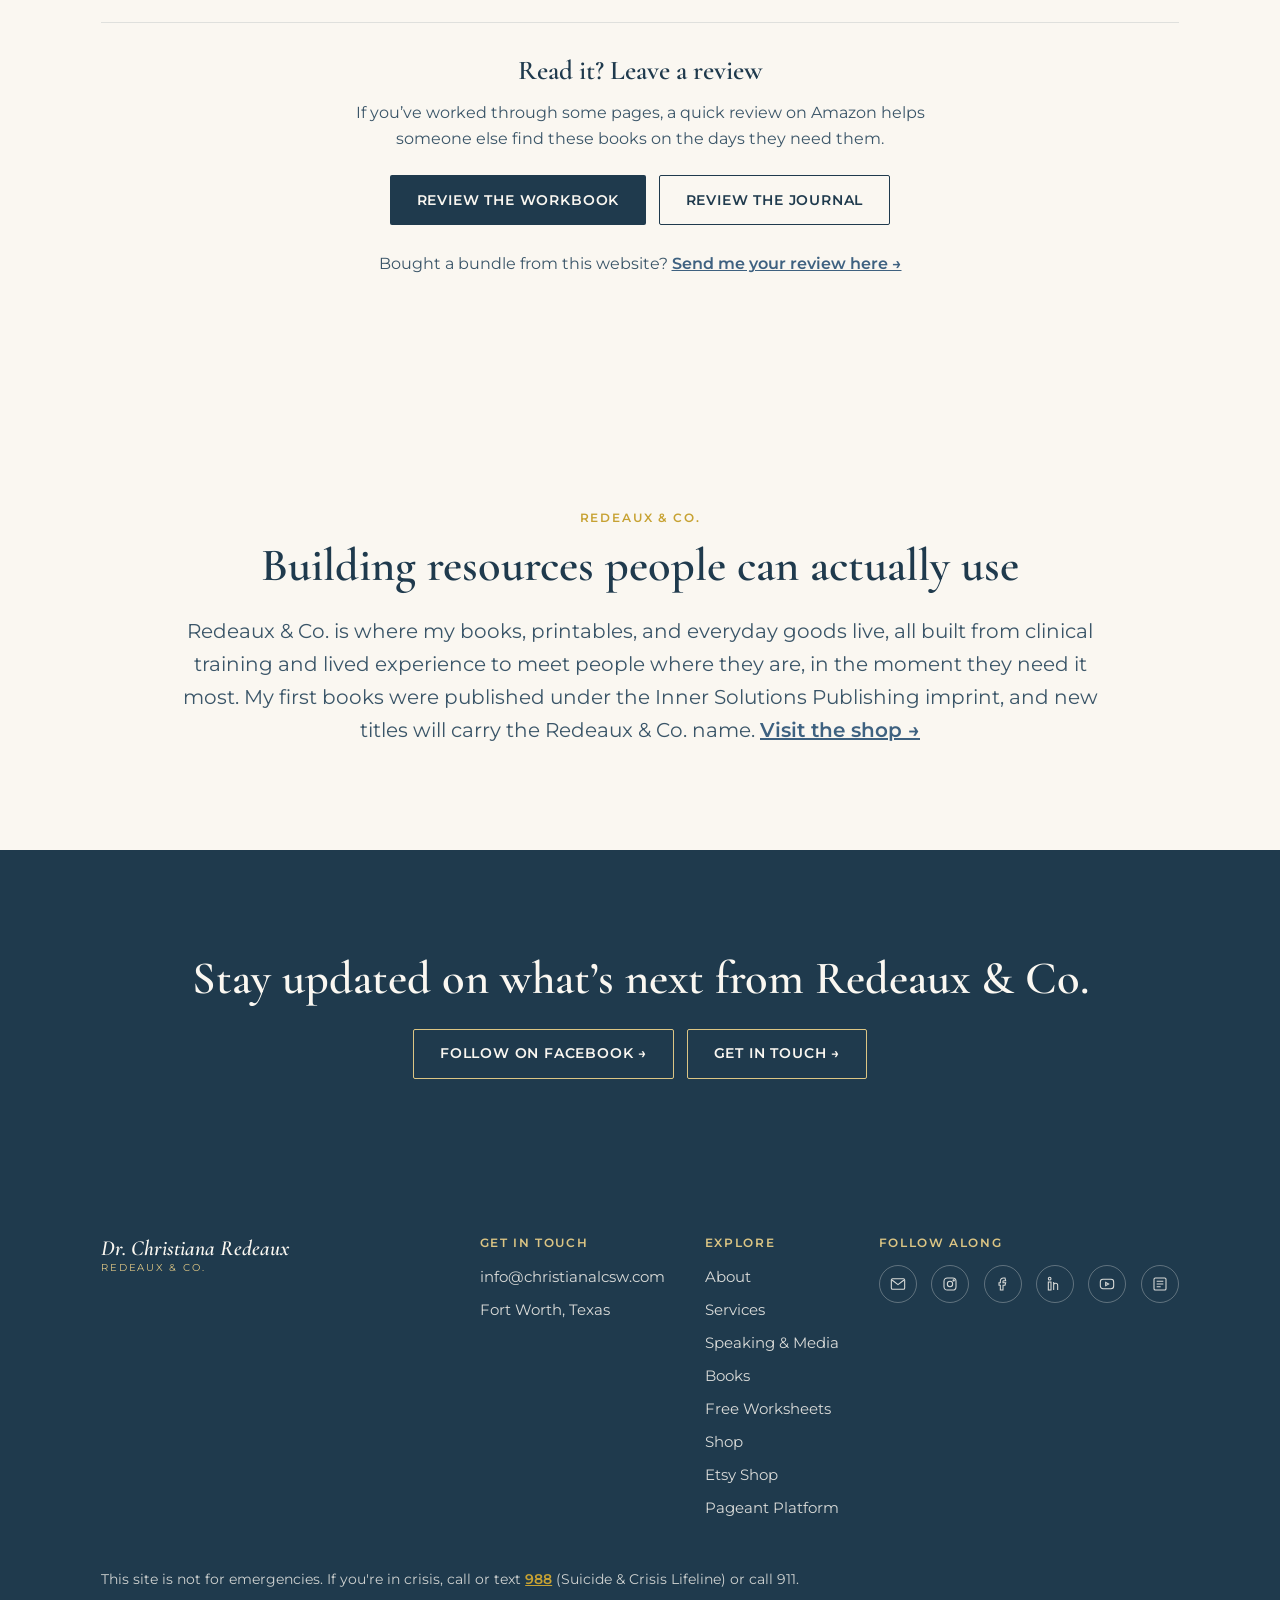
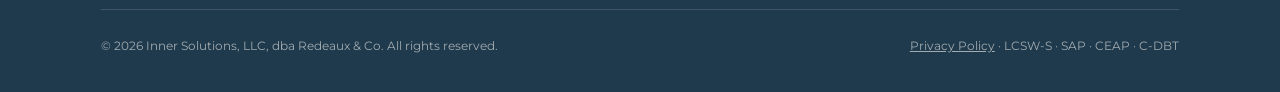
<file: books.html>
<!DOCTYPE html>
<html lang="en">
<head>
<meta charset="UTF-8">
<meta name="viewport" content="width=device-width, initial-scale=1.0">
<title>Books by Dr. Christiana Redeaux | For the Days You Can&#39;t Breathe</title>
<meta name="description" content="Books by Dr. Christiana Redeaux, LCSW-S, including For the Days You Can&#39;t Breathe: A Mental Health Crisis Skills Workbook, its companion journal, and coloring book.">
<link rel="canonical" href="https://christianalcsw.com/books.html">
<link rel="icon" href="favicon.svg" type="image/svg+xml">
<meta property="og:type" content="website">
<meta property="og:site_name" content="Dr. Christiana Redeaux">
<meta property="og:title" content="Books by Dr. Christiana Redeaux | For the Days You Can&#39;t Breathe">
<meta property="og:description" content="Books by Dr. Christiana Redeaux, LCSW-S, including For the Days You Can&#39;t Breathe: A Mental Health Crisis Skills Workbook, its companion journal, and coloring book.">
<meta property="og:url" content="https://christianalcsw.com/books.html">
<meta property="og:image" content="https://christianalcsw.com/book-cover.jpg">
<meta name="twitter:card" content="summary_large_image">
<script type="application/ld+json">{"@context": "https://schema.org", "@graph": [{"@type": "Book", "name": "For the Days You Can't Breathe: A Mental Health Crisis Skills Workbook", "author": {"@type": "Person", "name": "Dr. Christiana Redeaux", "url": "https://christianalcsw.com/"}, "publisher": {"@type": "Organization", "name": "Inner Solutions Publishing"}, "image": "https://christianalcsw.com/book-cover.jpg", "url": "https://a.co/d/07p84dok", "bookFormat": "https://schema.org/Paperback", "inLanguage": "en", "workExample": {"@type": "Book", "bookFormat": "https://schema.org/EBook", "url": "https://a.co/d/0b3sGsdm"}}, {"@type": "Book", "name": "The Journal: For the Days You Can't Breathe", "author": {"@type": "Person", "name": "Dr. Christiana Redeaux", "url": "https://christianalcsw.com/"}, "publisher": {"@type": "Organization", "name": "Inner Solutions Publishing"}, "image": "https://christianalcsw.com/journal-cover.jpg", "url": "https://www.amazon.com/Journal-Days-You-Cant-Breathe/dp/B0HJHPN7CQ", "bookFormat": "https://schema.org/Paperback", "inLanguage": "en"}]}</script>
<link rel="preconnect" href="https://fonts.googleapis.com">
<link href="https://fonts.googleapis.com/css2?family=Cormorant+Garamond:ital,wght@0,500;0,600;1,500;1,600&family=Montserrat:wght@400;500;600;700&display=swap" rel="stylesheet">
<link rel="stylesheet" href="style.css">
<style>
  /* ---- Shop-specific styles (scoped to this page) ---- */
  .shop-card {
    background: var(--white);
    border: 1px solid var(--line);
    display: flex;
    flex-direction: column;
    overflow: hidden;
    transition: transform 0.25s ease, box-shadow 0.25s ease;
  }
  .shop-card:hover { transform: translateY(-4px); box-shadow: 0 18px 34px -22px rgba(31,58,77,0.35); }
  .shop-cover {
    position: relative;
    background: var(--sand);
    padding: 1.75rem 1.75rem 0;
  }
  .shop-cover img { max-width: 62%; margin: 0 auto; box-shadow: 0 20px 40px -18px rgba(31,58,77,0.4); }
  .shop-badge {
    position: absolute;
    top: 14px;
    left: 14px;
    background: var(--ink);
    color: var(--ivory);
    font-size: 0.65rem;
    font-weight: 600;
    letter-spacing: 0.1em;
    text-transform: uppercase;
    padding: 0.35em 0.7em;
  }
  .shop-badge.live { background: var(--gold); color: var(--ink); }
  .shop-body { padding: 1.6rem 1.75rem 1.9rem; display: flex; flex-direction: column; flex: 1; }
  .shop-body h3 { margin-bottom: 0.3rem; }
  .shop-tagline { color: var(--ink-soft); font-size: 0.92rem; margin-bottom: 1.1rem; }
  .shop-price { font-family: var(--font-display); font-size: 1.6rem; font-weight: 600; margin-bottom: 1rem; }
  .shop-body .btn { margin-top: auto; justify-content: center; width: 100%; }
  .btn-disabled {
    background: var(--sand);
    color: var(--ink-soft);
    border-color: var(--line);
    cursor: default;
    pointer-events: none;
  }
  .bundle-card {
    background: var(--white);
    border: 1px solid var(--line);
    padding: 2rem 1.9rem;
    display: flex;
    flex-direction: column;
  }
  .bundle-card h3 { margin-bottom: 0.35rem; }
  .bundle-includes { color: var(--ink-soft); font-size: 0.85rem; font-style: italic; margin-bottom: 1rem; }
  .bundle-price { font-family: var(--font-display); font-size: 1.9rem; font-weight: 600; margin-bottom: 1.3rem; }
  .bundle-card .btn { justify-content: center; width: 100%; margin-top: auto; }
  .bundle-ship { font-size: 0.85rem; color: var(--ink-soft); margin: -0.6rem 0 1.2rem; }
  .review-cta { margin-top: 3rem; padding-top: 2rem; border-top: 1px solid var(--line); text-align: center; }
  .review-cta p { color: var(--ink-soft); max-width: 36em; margin: 0.5rem auto 1.4rem; }
  .review-cta .btns { display: flex; flex-wrap: wrap; justify-content: center; gap: 0.8rem; }
  .shop-note {
    font-size: 0.85rem;
    color: var(--ink-soft);
    text-align: center;
    margin-top: 1.5rem;
  }
  #free-worksheets .shop-cover img { max-width: 78%; border: 1px solid var(--line); }
  .crisis-note {
    max-width: 44em; margin: 2.5rem auto 0; padding: 1rem 1.25rem;
    background: var(--white); border-left: 4px solid var(--gold); text-align: left;
    font-size: 0.92rem; color: var(--ink-soft);
  }
  .crisis-note strong { color: var(--ink); }
  .btn-free { background: var(--gold); color: var(--ink); border-color: var(--gold); font-weight: 700; box-shadow: 0 6px 18px rgba(199,162,51,0.35); }
  .btn-free:hover { background: var(--ink); color: var(--ivory); border-color: var(--ink); transform: translateY(-2px); }
</style>
</head>
<body>

<header class="site-nav">
  <div class="wrap">
    <a href="index.html" class="wordmark">
      <span class="name">Dr. Christiana Redeaux</span>
      <span class="biz">Redeaux &amp; Co.</span>
    </a>
    <button class="nav-toggle" aria-label="Toggle menu" aria-expanded="false">
      <span></span><span></span><span></span>
    </button>
    <ul class="nav-links">
      <li><a href="index.html">Home</a></li>
      <li><a href="about.html">About</a></li>
      <li><a href="services.html">Services</a></li>
      <li><a href="speaking.html">Speaking &amp; Media</a></li>
      <li><a href="books.html" aria-current="page">Books &amp; Resources</a></li>
      <li><a href="shop.html">Shop</a></li>
      <li><a href="contact.html">Contact</a></li>
    </ul>
  </div>
</header>

<main>

  <section class="page-hero">
    <div class="wrap center">
      <span class="eyebrow">Redeaux &amp; Co. Publishing</span>
      <h1 style="max-width:none;">Books</h1>
      <p class="lede" style="margin:0 auto;">Books built from clinical training and lived experience.</p>
      <div style="display:flex; flex-wrap:wrap; justify-content:center; gap:0.8rem; margin-top:1.4rem;">
        <a href="#free-worksheets" class="btn btn-free">Get 4 Free Worksheets &darr;</a>
        <a href="shop.html#etsy" class="btn btn-ghost">Printable Tools on Etsy</a>
        <a href="shop.html" class="btn btn-ghost">Shop Hats, Totes &amp; Mugs</a>
      </div>
    </div>
  </section>

  <!-- ===== SHOP: INDIVIDUAL TITLES ===== -->
  <section class="section-tight">
    <div class="wrap">
      <span class="eyebrow">The series</span>
      <h2 style="margin-bottom:0.5rem;">For the Days You Can&rsquo;t Breathe</h2>
      <p class="lede" style="margin-bottom:2rem;">Practical, third-grade-reading-level tools for the moments your mind won&rsquo;t settle: a workbook, a daily journal, and a calming companion.</p>

      <div class="grid-3">

        <div class="shop-card">
          <div class="shop-cover">
            <span class="shop-badge live">New on Kindle</span>
            <img src="book-cover.jpg" alt="For the Days You Can't Breathe: A Mental Health Crisis Skills Workbook">
          </div>
          <div class="shop-body">
            <h3>The Workbook</h3>
            <p class="shop-tagline">A mental health crisis skills workbook</p>
            <div class="shop-price">$14.99</div>
            <p class="format-label">On Amazon in paperback &amp; Kindle</p>
            <div class="btn-pair">
              <a href="https://a.co/d/07p84dok" target="_blank" rel="noopener" class="btn btn-primary" aria-label="Buy the workbook in paperback on Amazon"><svg width="16" height="16" viewBox="0 0 24 24" fill="none" stroke="currentColor" stroke-width="1.6" aria-hidden="true"><path d="M4 19.5A2.5 2.5 0 0 1 6.5 17H20V3H6.5A2.5 2.5 0 0 0 4 5.5z"/><path d="M4 19.5A2.5 2.5 0 0 0 6.5 22H20v-5"/></svg>Paperback</a>
              <a href="https://a.co/d/0b3sGsdm" target="_blank" rel="noopener" class="btn btn-ghost" aria-label="Get the workbook on Kindle"><svg width="16" height="16" viewBox="0 0 24 24" fill="none" stroke="currentColor" stroke-width="1.6" aria-hidden="true"><rect x="5" y="2" width="14" height="20" rx="2"/><path d="M9 6h6M9 10h6M9 14h4"/></svg>Kindle</a>
            </div>
          </div>
        </div>

        <div class="shop-card">
          <div class="shop-cover">
            <span class="shop-badge live">Available Now</span>
            <img loading="lazy" src="journal-cover.jpg" alt="The Journal for the Days You Can't Breathe">
          </div>
          <div class="shop-body">
            <h3>The Journal</h3>
            <p class="shop-tagline">A 60-day daily companion</p>
            <div class="shop-price">$12.99</div>
            <a href="https://www.amazon.com/Journal-Days-You-Cant-Breathe/dp/B0HJHPN7CQ" target="_blank" rel="noopener" class="btn btn-primary">Available on Amazon</a>
          </div>
        </div>

        <div class="shop-card">
          <div class="shop-cover">
            <span class="shop-badge live">Available Now</span>
            <img loading="lazy" src="coloring-cover.jpg" alt="For the Days You Can't Breathe: A Calming Coloring and Activity Book">
          </div>
          <div class="shop-body">
            <h3>The Coloring Book</h3>
            <p class="shop-tagline">A calming coloring and activity book</p>
            <div class="shop-price">$9.99</div>
            <a href="https://a.co/d/00SYeS4l" target="_blank" rel="noopener" class="btn btn-primary">Available on Amazon</a>
          </div>
        </div>

      </div>
    </div>
  </section>

  <!-- ===== SHOP: BUNDLES ===== -->
  <section class="section-tight bg-sand">
    <div class="wrap">
      <span class="eyebrow">Bundle &amp; Save</span>
      <h2 style="margin-bottom:2rem;">Available on This Website</h2>

      <div class="grid-3">

        <div class="bundle-card">
          <h3>Workbook + Journal</h3>
          <p class="bundle-includes">Skills to cope, and a place to reflect</p>
          <div class="bundle-price">$23.99</div>
          <p class="bundle-ship">Signed by the author. Ships in about 4 weeks.</p>
          <a href="https://buy.stripe.com/28E8wR2vOeZ4dXz7Hb7ss00" target="_blank" rel="noopener" class="btn btn-primary">Buy Now</a>
        </div>

        <div class="bundle-card">
          <h3>Pick Any Book + Coloring Book</h3>
          <p class="bundle-includes">Pair the workbook or journal with a gentler companion</p>
          <div class="bundle-price">$19.99</div>
          <p class="bundle-ship">Signed by the author. Ships in about 4 weeks.</p>
          <a href="https://buy.stripe.com/cNi14p7Q8aIOdXz4uZ7ss01" target="_blank" rel="noopener" class="btn btn-primary">Buy Now</a>
        </div>

        <div class="bundle-card">
          <h3>The Complete Collection</h3>
          <p class="bundle-includes">Workbook + Journal + Coloring Book</p>
          <div class="bundle-price">$32.99</div>
          <p class="bundle-ship">Signed by the author. Ships in about 4 weeks.</p>
          <a href="https://buy.stripe.com/00w00l6M42ci4mZ0eJ7ss02" target="_blank" rel="noopener" class="btn btn-primary">Buy Now</a>
        </div>

      </div>
    </div>
  </section>

  <!-- ===== FREE WORKSHEETS ===== -->
  <section id="free-worksheets" class="section-tight" style="scroll-margin-top:90px;">
    <div class="wrap center">
      <span class="eyebrow">Free Resources</span>
      <h2 style="margin-bottom:0.5rem;">Free Worksheets</h2>
      <p class="lede" style="margin:0 auto 2rem;">Five printable tools made to go with <em>For the Days You Can&rsquo;t Breathe</em>. Download, print, and share them. No signup needed.</p>
      <div class="grid-4">

        <div class="shop-card">
          <div class="shop-cover">
            <span class="shop-badge live">Instant Download</span>
            <img src="thumb-safety-plan.jpg" alt="Preview of the My Safety Plan worksheet" loading="lazy">
          </div>
          <div class="shop-body">
            <h3>My Safety Plan</h3>
            <p class="shop-tagline">Your warning signs, what helps, who to reach, and crisis lines, all on one page you fill out ahead of time</p>
            <a href="safety-plan.pdf" download class="btn btn-primary">Download Free PDF</a>
          </div>
        </div>

        <div class="shop-card">
          <div class="shop-cover">
            <span class="shop-badge live">Instant Download</span>
            <img src="thumb-wallet-crisis-card.jpg" alt="Preview of the Wallet Crisis Card worksheet" loading="lazy">
          </div>
          <div class="shop-body">
            <h3>Wallet Crisis Card</h3>
            <p class="shop-tagline">Your warning signs, what helps, and who to call, on a card you can keep in your wallet</p>
            <a href="wallet-crisis-card.pdf" download class="btn btn-primary">Download Free PDF</a>
          </div>
        </div>

        <div class="shop-card">
          <div class="shop-cover">
            <span class="shop-badge live">Instant Download</span>
            <img src="thumb-go-bag-checklist.jpg" alt="Preview of the If I Need to Go In go-bag checklist" loading="lazy">
          </div>
          <div class="shop-body">
            <h3>If I Need to Go In</h3>
            <p class="shop-tagline">A go-bag checklist for the ER or a hospital stay, so you don&rsquo;t have to think about it in the moment</p>
            <a href="go-bag-checklist.pdf" download class="btn btn-primary">Download Free PDF</a>
          </div>
        </div>

        <div class="shop-card">
          <div class="shop-cover">
            <span class="shop-badge live">Instant Download</span>
            <img src="thumb-first-appointment-worksheet.jpg" alt="Preview of the Getting Ready for a First Appointment worksheet" loading="lazy">
          </div>
          <div class="shop-body">
            <h3>Getting Ready for a First Appointment</h3>
            <p class="shop-tagline">What to bring, what to say, and questions to ask a new therapist or provider</p>
            <a href="first-appointment-worksheet.pdf" download class="btn btn-primary">Download Free PDF</a>
          </div>
        </div>

        <div class="shop-card">
          <div class="shop-cover">
            <span class="shop-badge live">Instant Download</span>
            <img src="thumb-quiet-hours-plan.jpg" alt="Preview of the My Plan for the Quiet Hours grief worksheet" loading="lazy">
          </div>
          <div class="shop-body">
            <h3>My Plan for the Quiet Hours</h3>
            <p class="shop-tagline">For the hard, quiet times after a loss: when it hits, who to call, where to go, and what to say when people ask how you&rsquo;re doing</p>
            <a href="quiet-hours-plan.pdf" download class="btn btn-primary">Download Free PDF</a>
          </div>
        </div>

      </div>
      <div class="crisis-note">
        <strong>If you&rsquo;re struggling right now,</strong> you don&rsquo;t have to wait for a worksheet. Call or text <strong>988</strong> to reach the Suicide &amp; Crisis Lifeline, text <strong>HOME</strong> to <strong>741741</strong>, or call <strong>911</strong> in an emergency.
      </div>
    </div>
  </section>


  <section class="bg-sand">
    <div class="wrap">
      <span class="eyebrow">Inside the Workbook</span>
      <h2 style="margin-bottom:2rem;">What You&rsquo;ll Find</h2>
      <div class="grid-2">
        <ul style="padding-left:1.1rem; color:var(--ink-soft);">
          <li style="margin-bottom:0.7rem;">Grounding and mindfulness skills for acute distress</li>
          <li style="margin-bottom:0.7rem;">CBT and DBT tools built for real-time, in-the-moment use</li>
          <li style="margin-bottom:0.7rem;">A step-by-step guide to your own safety plan</li>
          <li style="margin-bottom:0.7rem;">Support for intrusive thoughts, psychosis, and passive suicidal ideation</li>
        </ul>
        <ul style="padding-left:1.1rem; color:var(--ink-soft);">
          <li style="margin-bottom:0.7rem;">A clear map of the mental health system: outpatient therapy, EAP, support groups, and finding a therapist</li>
          <li style="margin-bottom:0.7rem;">Guidance on inpatient hospitalization and patient rights</li>
          <li style="margin-bottom:0.7rem;">Music- and art-based regulation pages</li>
          <li style="margin-bottom:0.7rem;">A companion 52-card skills deck (available separately)</li>
        </ul>
      </div>
    </div>
  </section>

  <section>
    <div class="wrap">
      <span class="eyebrow">Early Reader Feedback</span>
      <h2 style="margin-bottom:2.5rem;">What Reviewers Are Saying</h2>
      <div class="grid-2" style="gap:2.5rem 3rem;">
        <blockquote class="pull-quote" style="font-size:1.25rem;">
          &ldquo;Clear, engaging, and highly practical. I can definitely see it being a valuable resource for many individuals.&rdquo;
          <cite>Kamie T. Dominic, Attorney/MSW</cite>
        </blockquote>
        <blockquote class="pull-quote" style="font-size:1.25rem;">
          &ldquo;The language is clear and meets the needs of any adult who may learn differently. It really captures the essence of what readers need.&rdquo;
          <cite>Johnola Morales, DSW</cite>
        </blockquote>
        <blockquote class="pull-quote" style="font-size:1.25rem;">
          &ldquo;An excellent job translating clinical tools into accessible exercises.&rdquo;
          <cite>Ann Hunt-Rodgers, DSW</cite>
        </blockquote>
        <blockquote class="pull-quote" style="font-size:1.25rem;">
          &ldquo;The level of care explanations, and the explanations about harm to self and others, are really strong.&rdquo;
          <cite>Stephanie Taylor, MSN, APRN, PMHNP-BC</cite>
        </blockquote>
      </div>
      <div class="review-cta">
        <h3>Read it? Leave a review</h3>
        <p>If you&rsquo;ve worked through some pages, a quick review on Amazon helps someone else find these books on the days they need them.</p>
        <div class="btns">
          <a href="https://www.amazon.com/review/create-review?asin=B0HKG7NHB1" target="_blank" rel="noopener" class="btn btn-primary">Review the Workbook</a>
          <a href="https://www.amazon.com/review/create-review?asin=B0HJHPN7CQ" target="_blank" rel="noopener" class="btn btn-ghost">Review the Journal</a>
        </div>
        <p style="margin-top:1.6rem;">Bought a bundle from this website? <a href="mailto:info@christianalcsw.com?subject=My%20review%20of%20For%20the%20Days%20You%20Can%27t%20Breathe&amp;body=What%20I%20bought%3A%0A%0AWhat%20I%20thought%3A%0A%0AName%20to%20show%20with%20my%20review%20(or%20%22anonymous%22)%3A%0A%0AIs%20it%20okay%20to%20share%20this%20on%20the%20website%20and%20social%20media%3F%20(yes%2Fno)%3A" style="color:var(--blue-deep); font-weight:600;">Send me your review here &rarr;</a></p>
      </div>
    </div>
  </section>

  <section class="center">
    <div class="wrap">
      <span class="eyebrow">Redeaux &amp; Co.</span>
      <h2>Building resources people can actually use</h2>
      <p class="lede" style="margin:0 auto;">Redeaux &amp; Co. is where my books, printables, and everyday goods live, all built from clinical training and lived experience to meet people where they are, in the moment they need it most. My first books were published under the Inner Solutions Publishing imprint, and new titles will carry the Redeaux &amp; Co. name. <a href="shop.html" style="color:var(--blue-deep); font-weight:600;">Visit the shop &rarr;</a></p>
    </div>
  </section>

  <section class="bg-ink center">
    <div class="wrap">
      <h2>Stay updated on what&rsquo;s next from Redeaux &amp; Co.</h2>
      <div style="display:flex; flex-wrap:wrap; justify-content:center; gap:0.8rem;">
        <a href="https://www.facebook.com/redeauxandco" target="_blank" rel="noopener" class="btn btn-ghost on-dark">Follow on Facebook &rarr;</a>
        <a href="contact.html" class="btn btn-ghost on-dark">Get in Touch &rarr;</a>
      </div>
    </div>
  </section>

</main>

<footer class="site-footer">
  <div class="wrap">
    <div class="footer-top">
      <div class="wordmark">
        <span class="name">Dr. Christiana Redeaux</span>
        <span class="biz">Redeaux &amp; Co.</span>
      </div>
      <div class="footer-links">
        <div class="footer-col">
          <h4>Get in Touch</h4>
          <a href="mailto:info@christianalcsw.com">info@christianalcsw.com</a>
          <p>Fort Worth, Texas</p>
        </div>
        <div class="footer-col">
          <h4>Explore</h4>
          <a href="about.html">About</a>
          <a href="services.html">Services</a>
          <a href="speaking.html">Speaking &amp; Media</a>
          <a href="books.html">Books</a>
          <a href="books.html#free-worksheets">Free Worksheets</a>
          <a href="shop.html">Shop</a>
          <a href="https://www.etsy.com/shop/RedeauxAndCo" target="_blank" rel="noopener">Etsy Shop</a>
          <a href="platform.html">Pageant Platform</a>
        </div>
        <div class="footer-col">
          <h4>Follow Along</h4>
          <div class="social-row">
            <a href="mailto:info@christianalcsw.com" aria-label="Email"><svg width="16" height="16" viewBox="0 0 24 24" fill="none" stroke="currentColor" stroke-width="1.6"><rect x="2" y="4" width="20" height="16" rx="2"/><path d="M3 6l9 7 9-7"/></svg></a>
            <a href="https://www.instagram.com/redeauxandco/" target="_blank" rel="noopener" aria-label="Instagram"><svg width="16" height="16" viewBox="0 0 24 24" fill="none" stroke="currentColor" stroke-width="1.6"><rect x="3" y="3" width="18" height="18" rx="5"/><circle cx="12" cy="12" r="4"/><circle cx="17.5" cy="6.5" r="1"/></svg></a>
            <a href="https://www.facebook.com/redeauxandco" target="_blank" rel="noopener" aria-label="Redeaux &amp; Co. on Facebook"><svg width="16" height="16" viewBox="0 0 24 24" fill="none" stroke="currentColor" stroke-width="1.6"><path d="M15 3h-2a5 5 0 0 0-5 5v2H6v4h2v7h4v-7h3l1-4h-4V8a1 1 0 0 1 1-1h3z"/></svg></a>
            <a href="https://www.linkedin.com/in/christianaredeaux/" target="_blank" rel="noopener" aria-label="LinkedIn"><svg width="16" height="16" viewBox="0 0 24 24" fill="none" stroke="currentColor" stroke-width="1.6"><rect x="2" y="9" width="4" height="12"/><circle cx="4" cy="4" r="2"/><path d="M10 21v-7a3 3 0 0 1 6 0v7M10 9v12"/></svg></a>
            <a href="https://www.youtube.com/@drchristianalcsw" target="_blank" rel="noopener" aria-label="YouTube"><svg width="16" height="16" viewBox="0 0 24 24" fill="none" stroke="currentColor" stroke-width="1.6"><rect x="2" y="5" width="20" height="14" rx="4"/><path d="M10 9.5v5l4.5-2.5z"/></svg></a>
            <a href="https://socialworkeroffduty.substack.com" target="_blank" rel="noopener" aria-label="Substack"><svg width="16" height="16" viewBox="0 0 24 24" fill="none" stroke="currentColor" stroke-width="1.6"><rect x="3" y="3" width="18" height="18" rx="2"/><path d="M7 8h10M7 12h10M7 16h6"/></svg></a>
          </div>
        </div>
      </div>
    </div>
    <p class="footer-crisis">This site is not for emergencies. If you're in crisis, call or text <a href="tel:988">988</a> (Suicide &amp; Crisis Lifeline) or call 911.</p>
    <div class="footer-bottom">
      <span>&copy; 2026 Inner Solutions, LLC, dba Redeaux &amp; Co. All rights reserved.</span>
      <span><a href="privacy.html">Privacy Policy</a> &middot; LCSW-S &middot; SAP &middot; CEAP &middot; C-DBT</span>
    </div>
  </div>
</footer>
<script src="main.js"></script>
<!-- Cloudflare Web Analytics --><script type='module' src='https://static.cloudflareinsights.com/beacon.min.js' data-cf-beacon='{"token": "75fb87a5f35241efbea28dea47acafc8"}'></script><!-- End Cloudflare Web Analytics -->
</body>
</html>
</file>
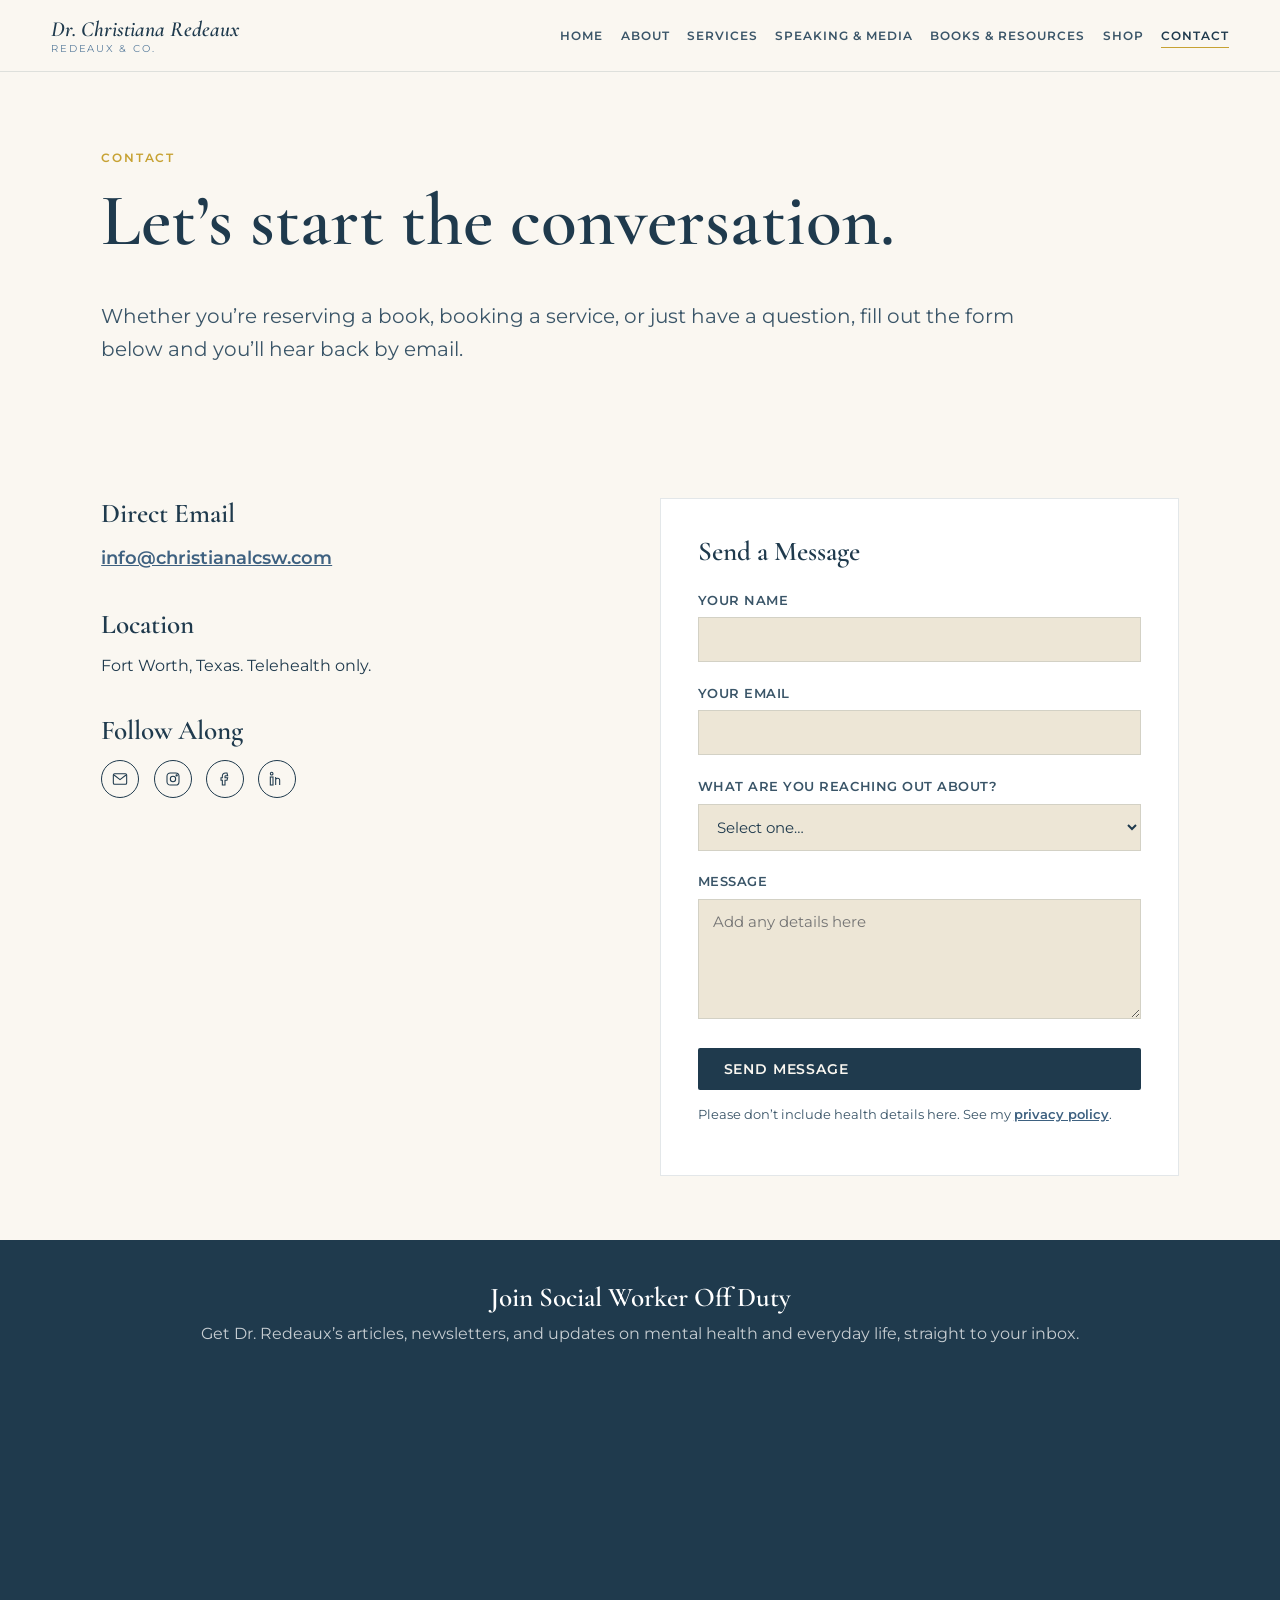
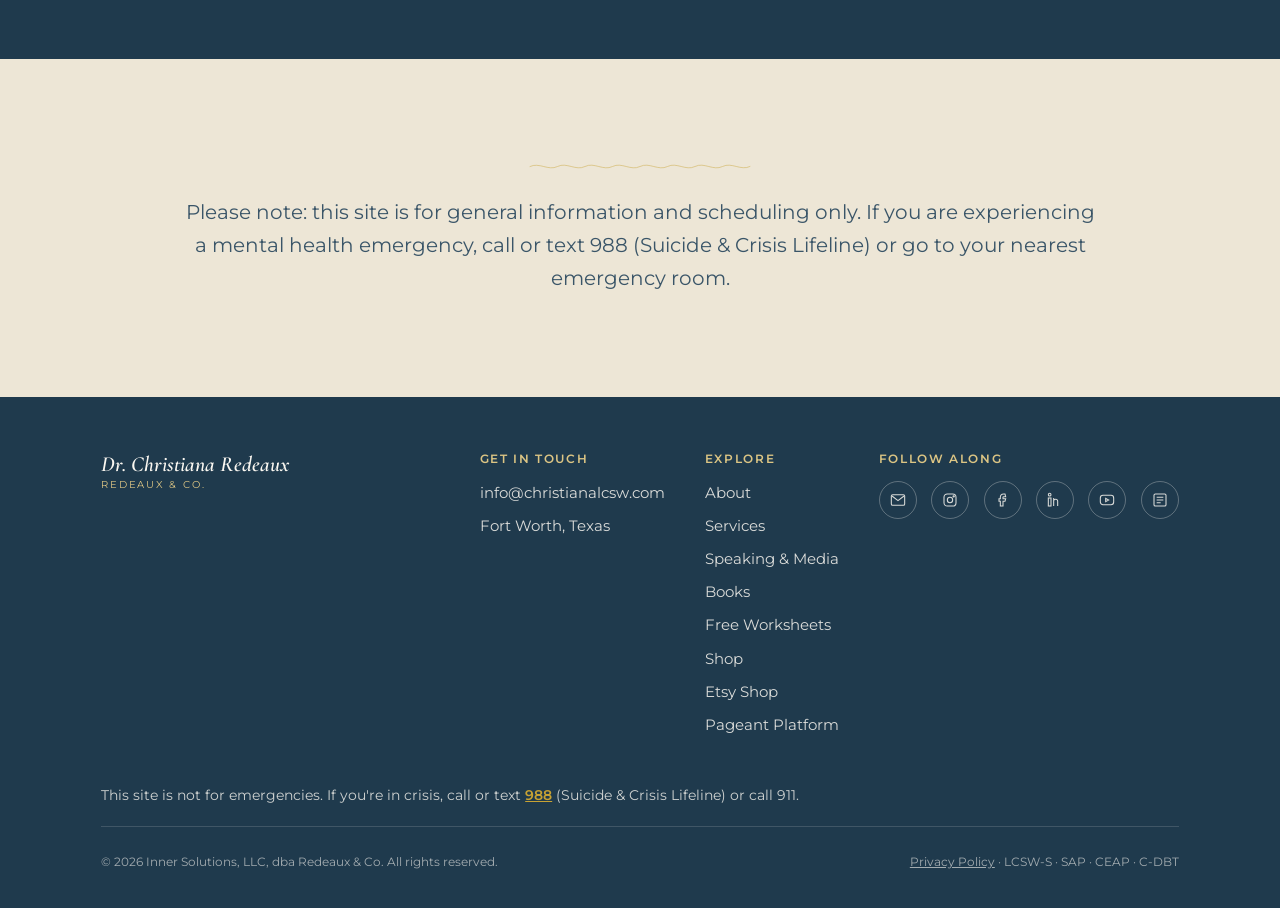
<file: contact.html>
<!DOCTYPE html>
<html lang="en">
<head>
<meta charset="UTF-8">
<meta name="viewport" content="width=device-width, initial-scale=1.0">
<title>Contact | Dr. Christiana Redeaux, Redeaux &amp; Co.</title>
<meta name="description" content="Get in touch with Dr. Christiana Redeaux, LCSW-S, SAP, CEAP, in Fort Worth, TX.">
<link rel="canonical" href="https://christianalcsw.com/contact.html">
<link rel="icon" href="favicon.svg" type="image/svg+xml">
<meta property="og:type" content="website">
<meta property="og:site_name" content="Dr. Christiana Redeaux">
<meta property="og:title" content="Contact | Dr. Christiana Redeaux, Redeaux &amp; Co.">
<meta property="og:description" content="Get in touch with Dr. Christiana Redeaux, LCSW-S, SAP, CEAP, in Fort Worth, TX.">
<meta property="og:url" content="https://christianalcsw.com/contact.html">
<meta property="og:image" content="https://christianalcsw.com/hero.jpg">
<meta name="twitter:card" content="summary_large_image">
<link rel="preconnect" href="https://fonts.googleapis.com">
<link href="https://fonts.googleapis.com/css2?family=Cormorant+Garamond:ital,wght@0,500;0,600;1,500;1,600&family=Montserrat:wght@400;500;600;700&display=swap" rel="stylesheet">
<link rel="stylesheet" href="style.css">
<style>
  .form-card {
    background: var(--white);
    border: 1px solid var(--line);
    padding: 2.3rem;
  }
  .form-field { margin-bottom: 1.3rem; }
  .form-field label {
    display: block;
    font-size: 0.8rem;
    font-weight: 600;
    letter-spacing: 0.04em;
    text-transform: uppercase;
    color: var(--ink-soft);
    margin-bottom: 0.4rem;
  }
  .form-field input,
  .form-field select,
  .form-field textarea {
    width: 100%;
    padding: 0.75rem 0.9rem;
    border: 1px solid var(--line);
    background: var(--sand);
    font-family: inherit;
    font-size: 0.95rem;
    color: var(--ink);
  }
  .form-field textarea { min-height: 120px; resize: vertical; }
  .form-field input:focus,
  .form-field select:focus,
  .form-field textarea:focus {
    outline: none;
    border-color: var(--blue);
  }
  .conditional-block {
    display: none;
    border-left: 3px solid var(--gold);
    padding-left: 1.1rem;
    margin: 1.3rem 0;
  }
  .conditional-block.active { display: block; }
  .form-submit {
    border: none;
    cursor: pointer;
    width: 100%;
    font-family: inherit;
  }
  .newsletter-box {
    background: var(--ink);
    color: var(--ivory);
    padding: 2.6rem;
    text-align: center;
  }
  .newsletter-box h3 { color: var(--white); margin-bottom: 0.5rem; }
  .newsletter-box p { color: rgba(255,255,255,0.75); margin-bottom: 1.4rem; }
  .newsletter-embed iframe { width: 100%; max-width: 480px; height: 145px; border: none; background: transparent; margin: 0 auto; display: block; }
</style>
</head>
<body>

<header class="site-nav">
  <div class="wrap">
    <a href="index.html" class="wordmark">
      <span class="name">Dr. Christiana Redeaux</span>
      <span class="biz">Redeaux &amp; Co.</span>
    </a>
    <button class="nav-toggle" aria-label="Toggle menu" aria-expanded="false">
      <span></span><span></span><span></span>
    </button>
    <ul class="nav-links">
      <li><a href="index.html">Home</a></li>
      <li><a href="about.html">About</a></li>
      <li><a href="services.html">Services</a></li>
      <li><a href="speaking.html">Speaking &amp; Media</a></li>
      <li><a href="books.html">Books &amp; Resources</a></li>
      <li><a href="shop.html">Shop</a></li>
      <li><a href="contact.html" aria-current="page">Contact</a></li>
    </ul>
  </div>
</header>

<main>

  <section class="page-hero">
    <div class="wrap">
      <span class="eyebrow">Contact</span>
      <h1>Let&rsquo;s start the conversation.</h1>
      <p class="lede">Whether you&rsquo;re reserving a book, booking a service, or just have a question, fill out the form below and you&rsquo;ll hear back by email.</p>
    </div>
  </section>

  <section class="section-tight">
    <div class="wrap grid-2">
      <div>
        <h3>Direct Email</h3>
        <p><a href="mailto:info@christianalcsw.com" style="color:var(--blue-deep); font-weight:600; font-size:1.15rem;">info@christianalcsw.com</a></p>

        <h3 style="margin-top:2.2rem;">Location</h3>
        <p>Fort Worth, Texas. Telehealth only.</p>

        <h3 style="margin-top:2.2rem;">Follow Along</h3>
        <div class="social-row" style="margin-top:0.6rem;">
          <a href="mailto:info@christianalcsw.com" aria-label="Email" style="border-color:var(--ink);"><svg width="16" height="16" viewBox="0 0 24 24" fill="none" stroke="var(--ink)" stroke-width="1.6"><rect x="2" y="4" width="20" height="16" rx="2"/><path d="M3 6l9 7 9-7"/></svg></a>
          <a href="https://www.instagram.com/redeauxandco/" target="_blank" rel="noopener" aria-label="Instagram" style="border-color:var(--ink);"><svg width="16" height="16" viewBox="0 0 24 24" fill="none" stroke="var(--ink)" stroke-width="1.6"><rect x="3" y="3" width="18" height="18" rx="5"/><circle cx="12" cy="12" r="4"/><circle cx="17.5" cy="6.5" r="1"/></svg></a>
          <a href="https://www.facebook.com/redeauxandco" target="_blank" rel="noopener" aria-label="Redeaux &amp; Co. on Facebook" style="border-color:var(--ink);"><svg width="16" height="16" viewBox="0 0 24 24" fill="none" stroke="var(--ink)" stroke-width="1.6"><path d="M15 3h-2a5 5 0 0 0-5 5v2H6v4h2v7h4v-7h3l1-4h-4V8a1 1 0 0 1 1-1h3z"/></svg></a>
          <a href="https://www.linkedin.com/in/christianaredeaux/" target="_blank" rel="noopener" aria-label="LinkedIn" style="border-color:var(--ink);"><svg width="16" height="16" viewBox="0 0 24 24" fill="none" stroke="var(--ink)" stroke-width="1.6"><rect x="2" y="9" width="4" height="12"/><circle cx="4" cy="4" r="2"/><path d="M10 21v-7a3 3 0 0 1 6 0v7M10 9v12"/></svg></a>
        </div>
      </div>

      <div class="form-card">
        <h3 style="margin-bottom:1.4rem;">Send a Message</h3>

        <form action="https://formspree.io/f/xgavvbwy" method="POST">

          <div class="form-field">
            <label for="name">Your Name</label>
            <input type="text" id="name" name="name" required>
          </div>

          <div class="form-field">
            <label for="email">Your Email</label>
            <input type="email" id="email" name="email" required>
          </div>

          <div class="form-field">
            <label for="reason">What are you reaching out about?</label>
            <select id="reason" name="reason" onchange="showConditional(this.value)" required>
              <option value="">Select one&hellip;</option>
              <option value="Reserve a Book/Bundle">Reserve a Book or Bundle</option>
              <option value="Book a Service">Book a Workshop or Talk</option>
              <option value="General Question">General Question</option>
            </select>
          </div>

          <!-- Reserve a Book fields -->
          <div class="conditional-block" id="block-reserve">
            <div class="form-field">
              <label for="bundle">Which bundle?</label>
              <select id="bundle" name="bundle">
                <option value="Workbook + Journal ($23.99)">Workbook + Journal ($23.99)</option>
                <option value="Pick Any Book + Coloring Book ($19.99)">Pick Any Book + Coloring Book ($19.99)</option>
                <option value="Complete Collection ($32.99)">The Complete Collection ($32.99)</option>
              </select>
            </div>
            <div class="form-field">
              <label for="quantity">Quantity</label>
              <input type="number" id="quantity" name="quantity" min="1" value="1">
            </div>
            <div class="form-field">
              <label for="shipping">Shipping Address</label>
              <textarea id="shipping" name="shipping_address" placeholder="Street, City, State, ZIP"></textarea>
            </div>
          </div>

          <!-- Book a Service fields -->
          <div class="conditional-block" id="block-service">
            <input type="hidden" name="service_type" value="Speaking or Workshop">
            <div class="form-field">
              <label for="availability">Event date or preferred availability</label>
              <input type="text" id="availability" name="availability" placeholder="e.g. weekday mornings, next two weeks">
            </div>
          </div>

          <!-- General message, always shown -->
          <div class="form-field">
            <label for="message">Message</label>
            <textarea id="message" name="message" placeholder="Add any details here"></textarea>
          </div>

          <button type="submit" class="btn btn-primary form-submit">Send Message</button>
          <p style="font-size:0.8rem; color:var(--ink-soft); margin-top:0.9rem;">Please don&rsquo;t include health details here. See my <a href="privacy.html" style="color:var(--blue-deep); font-weight:600;">privacy policy</a>.</p>
        </form>
      </div>
    </div>
  </section>

  <section class="bg-ink center" style="padding-top:0;">
    <div class="wrap">
      <div class="newsletter-box">
        <h3>Join Social Worker Off Duty</h3>
        <p>Get Dr. Redeaux&rsquo;s articles, newsletters, and updates on mental health and everyday life, straight to your inbox.</p>
        <div class="newsletter-embed">
          <!-- Substack embed: replace socialworkeroffduty with your publication's subdomain if different -->
          <iframe src="https://socialworkeroffduty.substack.com/embed" frameborder="0" scrolling="no"></iframe>
        </div>
      </div>
    </div>
  </section>

  <section class="bg-sand center">
    <div class="wrap">
      <svg class="breath-line breath-divider" viewBox="0 0 1200 60" aria-hidden="true"><path d="M0,30 C50,5 100,55 150,30 C200,5 250,55 300,30 C350,5 400,55 450,30 C500,5 550,55 600,30 C650,5 700,55 750,30 C800,5 850,55 900,30 C950,5 1000,55 1050,30 C1100,5 1150,55 1200,30"/></svg>
      <p class="lede" style="margin: 1.5rem auto 0;">Please note: this site is for general information and scheduling only. If you are experiencing a mental health emergency, call or text 988 (Suicide &amp; Crisis Lifeline) or go to your nearest emergency room.</p>
    </div>
  </section>

</main>

<footer class="site-footer">
  <div class="wrap">
    <div class="footer-top">
      <div class="wordmark">
        <span class="name">Dr. Christiana Redeaux</span>
        <span class="biz">Redeaux &amp; Co.</span>
      </div>
      <div class="footer-links">
        <div class="footer-col">
          <h4>Get in Touch</h4>
          <a href="mailto:info@christianalcsw.com">info@christianalcsw.com</a>
          <p>Fort Worth, Texas</p>
        </div>
        <div class="footer-col">
          <h4>Explore</h4>
          <a href="about.html">About</a>
          <a href="services.html">Services</a>
          <a href="speaking.html">Speaking &amp; Media</a>
          <a href="books.html">Books</a>
          <a href="books.html#free-worksheets">Free Worksheets</a>
          <a href="shop.html">Shop</a>
          <a href="https://www.etsy.com/shop/RedeauxAndCo" target="_blank" rel="noopener">Etsy Shop</a>
          <a href="platform.html">Pageant Platform</a>
        </div>
        <div class="footer-col">
          <h4>Follow Along</h4>
          <div class="social-row">
            <a href="mailto:info@christianalcsw.com" aria-label="Email"><svg width="16" height="16" viewBox="0 0 24 24" fill="none" stroke="currentColor" stroke-width="1.6"><rect x="2" y="4" width="20" height="16" rx="2"/><path d="M3 6l9 7 9-7"/></svg></a>
            <a href="https://www.instagram.com/redeauxandco/" target="_blank" rel="noopener" aria-label="Instagram"><svg width="16" height="16" viewBox="0 0 24 24" fill="none" stroke="currentColor" stroke-width="1.6"><rect x="3" y="3" width="18" height="18" rx="5"/><circle cx="12" cy="12" r="4"/><circle cx="17.5" cy="6.5" r="1"/></svg></a>
            <a href="https://www.facebook.com/redeauxandco" target="_blank" rel="noopener" aria-label="Redeaux &amp; Co. on Facebook"><svg width="16" height="16" viewBox="0 0 24 24" fill="none" stroke="currentColor" stroke-width="1.6"><path d="M15 3h-2a5 5 0 0 0-5 5v2H6v4h2v7h4v-7h3l1-4h-4V8a1 1 0 0 1 1-1h3z"/></svg></a>
            <a href="https://www.linkedin.com/in/christianaredeaux/" target="_blank" rel="noopener" aria-label="LinkedIn"><svg width="16" height="16" viewBox="0 0 24 24" fill="none" stroke="currentColor" stroke-width="1.6"><rect x="2" y="9" width="4" height="12"/><circle cx="4" cy="4" r="2"/><path d="M10 21v-7a3 3 0 0 1 6 0v7M10 9v12"/></svg></a>
            <a href="https://www.youtube.com/@drchristianalcsw" target="_blank" rel="noopener" aria-label="YouTube"><svg width="16" height="16" viewBox="0 0 24 24" fill="none" stroke="currentColor" stroke-width="1.6"><rect x="2" y="5" width="20" height="14" rx="4"/><path d="M10 9.5v5l4.5-2.5z"/></svg></a>
            <a href="https://socialworkeroffduty.substack.com" target="_blank" rel="noopener" aria-label="Substack"><svg width="16" height="16" viewBox="0 0 24 24" fill="none" stroke="currentColor" stroke-width="1.6"><rect x="3" y="3" width="18" height="18" rx="2"/><path d="M7 8h10M7 12h10M7 16h6"/></svg></a>
          </div>
        </div>
      </div>
    </div>
    <p class="footer-crisis">This site is not for emergencies. If you're in crisis, call or text <a href="tel:988">988</a> (Suicide &amp; Crisis Lifeline) or call 911.</p>
    <div class="footer-bottom">
      <span>&copy; 2026 Inner Solutions, LLC, dba Redeaux &amp; Co. All rights reserved.</span>
      <span><a href="privacy.html">Privacy Policy</a> &middot; LCSW-S &middot; SAP &middot; CEAP &middot; C-DBT</span>
    </div>
  </div>
</footer>
<script src="main.js"></script>
<script>
  function showConditional(value) {
    document.getElementById('block-reserve').classList.remove('active');
    document.getElementById('block-service').classList.remove('active');
    if (value === 'Reserve a Book/Bundle') {
      document.getElementById('block-reserve').classList.add('active');
    } else if (value === 'Book a Service') {
      document.getElementById('block-service').classList.add('active');
    }
  }
</script>
<!-- Cloudflare Web Analytics --><script type='module' src='https://static.cloudflareinsights.com/beacon.min.js' data-cf-beacon='{"token": "75fb87a5f35241efbea28dea47acafc8"}'></script><!-- End Cloudflare Web Analytics -->
</body>
</html>
</file>
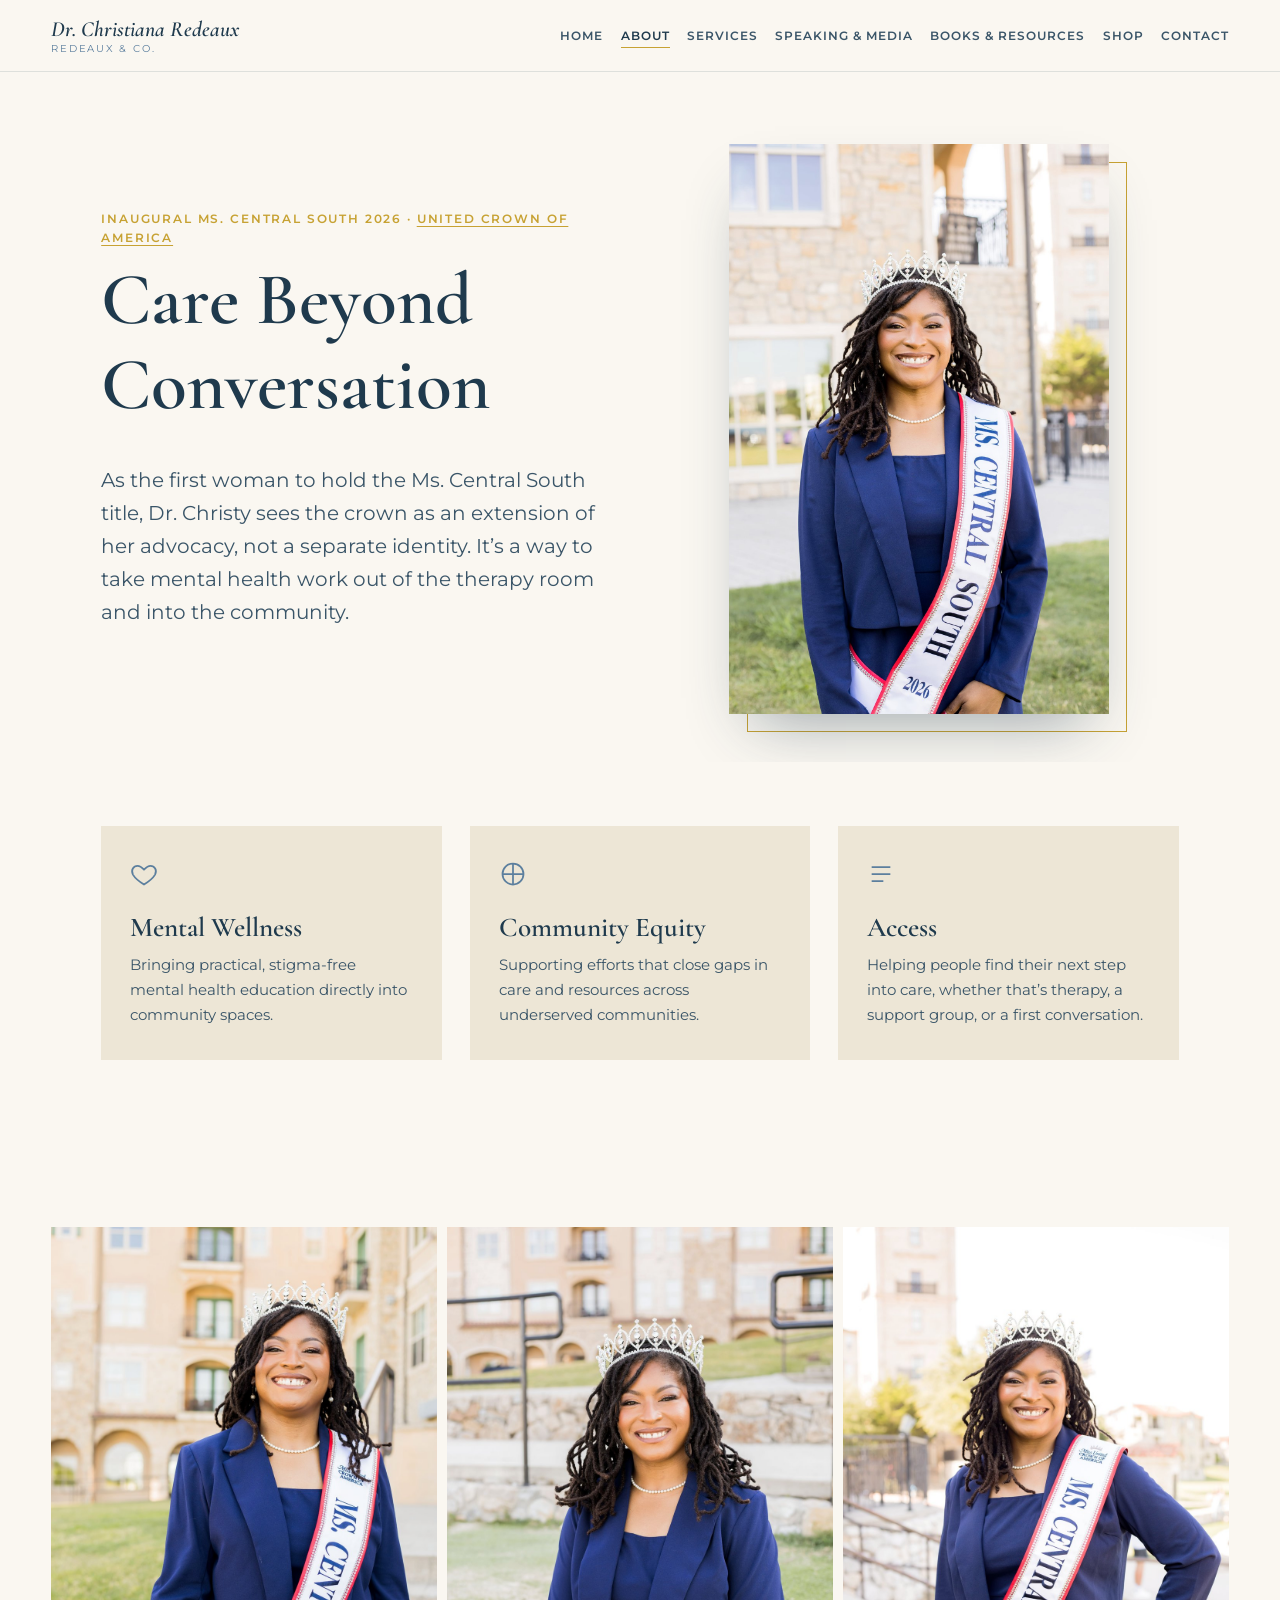
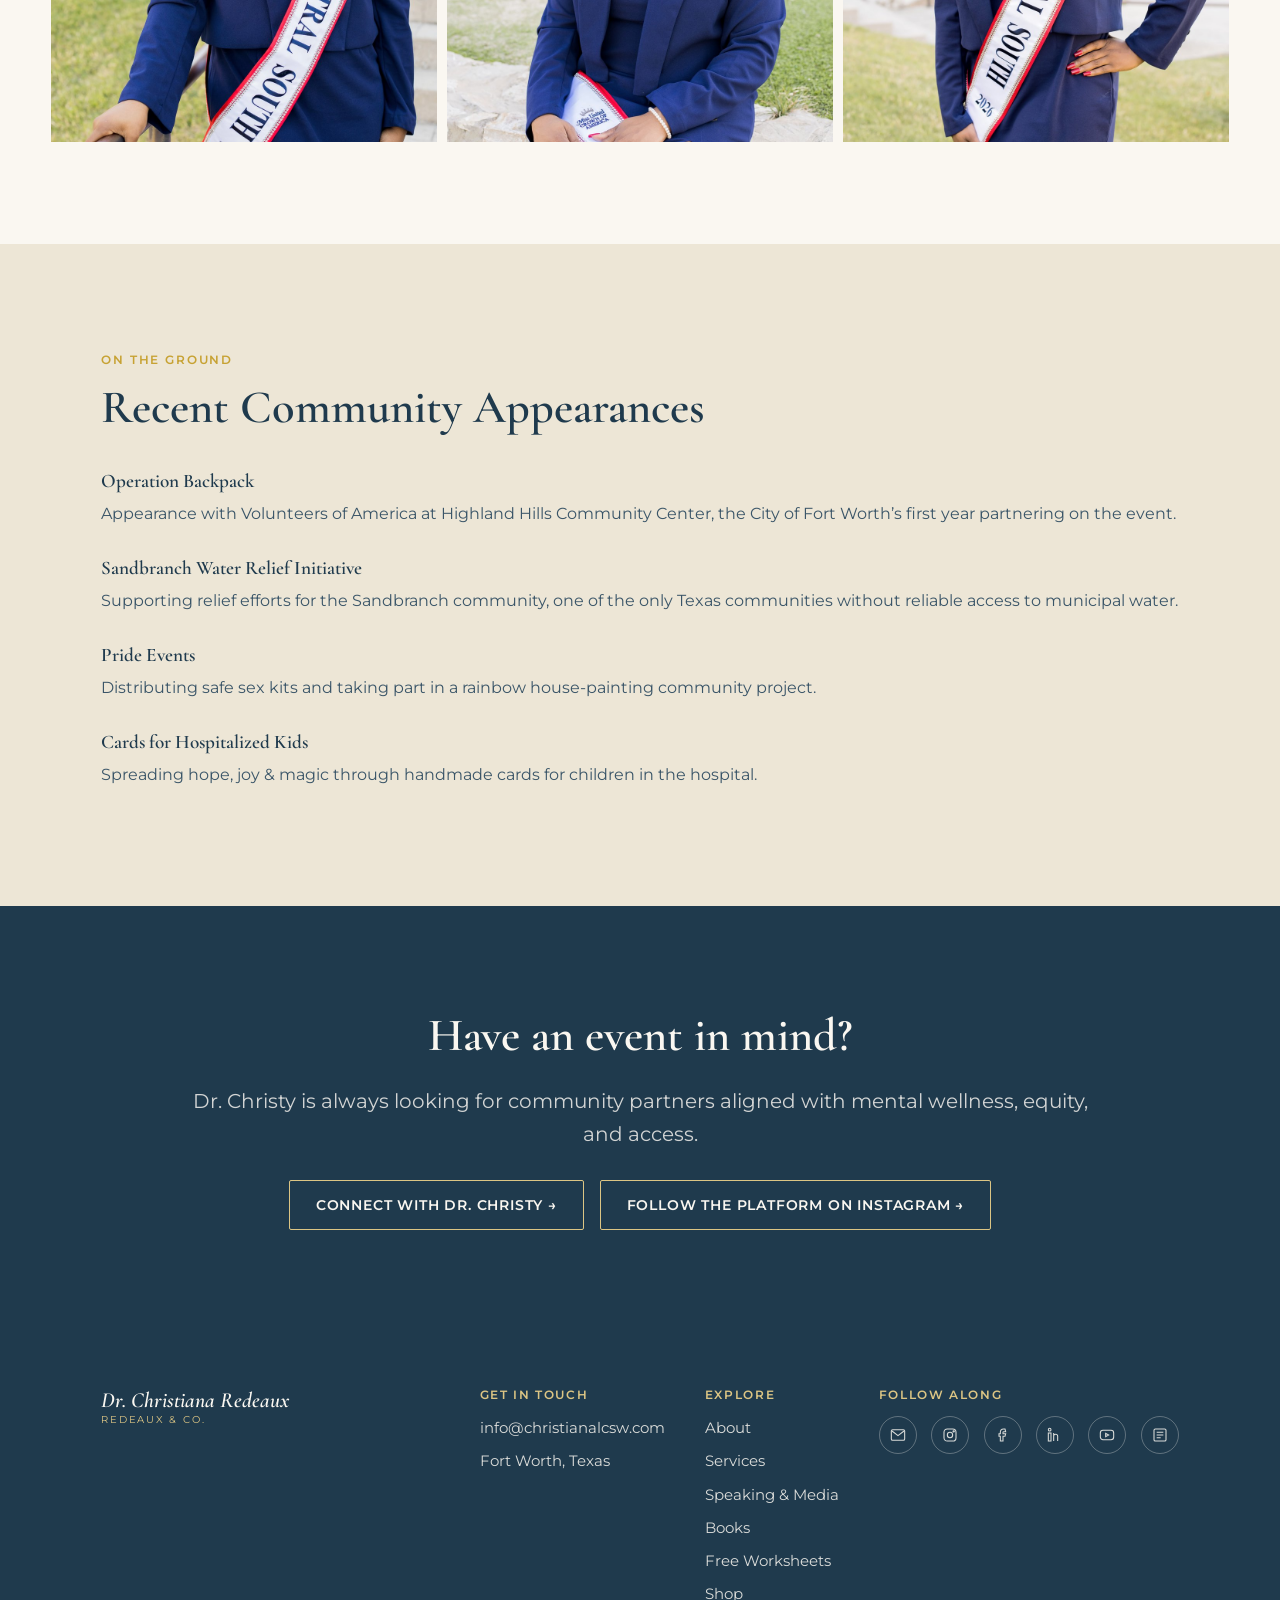
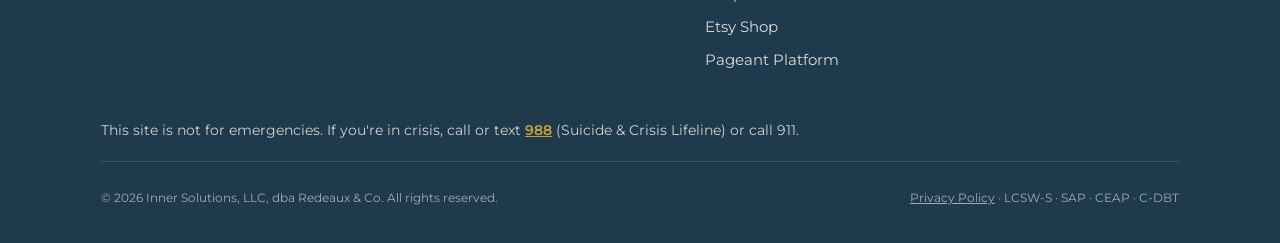
<file: platform.html>
<!DOCTYPE html>
<html lang="en">
<head>
<meta charset="UTF-8">
<meta name="viewport" content="width=device-width, initial-scale=1.0">
<title>Care Beyond Conversation | Inaugural Ms. Central South 2026</title>
<meta name="description" content="Dr. Christiana Redeaux is the first Ms. Central South, crowned in 2026 with United Crown of America. Her platform is Care Beyond Conversation.">
<link rel="canonical" href="https://christianalcsw.com/platform.html">
<link rel="icon" href="favicon.svg" type="image/svg+xml">
<meta property="og:type" content="website">
<meta property="og:site_name" content="Dr. Christiana Redeaux">
<meta property="og:title" content="Care Beyond Conversation | Inaugural Ms. Central South 2026">
<meta property="og:description" content="Dr. Christiana Redeaux is the first Ms. Central South, crowned in 2026 with United Crown of America. Her platform is Care Beyond Conversation.">
<meta property="og:url" content="https://christianalcsw.com/platform.html">
<meta property="og:image" content="https://christianalcsw.com/platform-hero.jpg">
<meta name="twitter:card" content="summary_large_image">
<link rel="preconnect" href="https://fonts.googleapis.com">
<link href="https://fonts.googleapis.com/css2?family=Cormorant+Garamond:ital,wght@0,500;0,600;1,500;1,600&family=Montserrat:wght@400;500;600;700&display=swap" rel="stylesheet">
<link rel="stylesheet" href="style.css">
</head>
<body>

<header class="site-nav">
  <div class="wrap">
    <a href="index.html" class="wordmark">
      <span class="name">Dr. Christiana Redeaux</span>
      <span class="biz">Redeaux &amp; Co.</span>
    </a>
    <button class="nav-toggle" aria-label="Toggle menu" aria-expanded="false">
      <span></span><span></span><span></span>
    </button>
    <ul class="nav-links">
      <li><a href="index.html">Home</a></li>
      <li><a href="about.html" aria-current="page">About</a></li>
      <li><a href="services.html">Services</a></li>
      <li><a href="speaking.html">Speaking &amp; Media</a></li>
      <li><a href="books.html">Books &amp; Resources</a></li>
      <li><a href="shop.html">Shop</a></li>
      <li><a href="contact.html">Contact</a></li>
    </ul>
  </div>
</header>

<main>

  <section class="page-hero">
    <div class="wrap grid-2" style="align-items:center;">
      <div>
        <span class="eyebrow">Inaugural Ms. Central South 2026 &middot; <a href="https://www.unitedcrownamerica.com/" target="_blank" rel="noopener" style="color:inherit; text-decoration:underline; text-underline-offset:3px;">United Crown of America</a></span>
        <h1>Care Beyond Conversation</h1>
        <p class="lede">As the first woman to hold the Ms. Central South title, Dr. Christy sees the crown as an extension of her advocacy, not a separate identity. It&rsquo;s a way to take mental health work out of the therapy room and into the community.</p>
      </div>
      <div class="photo-frame">
        <img src="platform-hero.jpg" alt="Dr. Christiana Redeaux, the first Ms. Central South, wearing her 2026 United Crown of America crown and sash">
      </div>
    </div>
  </section>

  <section class="section-tight">
    <div class="wrap">
      <div class="grid-3">
        <div class="card" style="border:none; background:var(--sand);">
          <div class="card-icon"><svg width="28" height="28" viewBox="0 0 24 24" fill="none" stroke="currentColor" stroke-width="1.5"><path d="M12 21s-7-4.35-9.5-8.5C.5 8.5 3 5 6.5 5c2 0 3.5 1.2 5.5 3.2C14 6.2 15.5 5 17.5 5 21 5 23.5 8.5 21.5 12.5 19 16.65 12 21 12 21z"/></svg></div>
          <h3>Mental Wellness</h3>
          <p>Bringing practical, stigma-free mental health education directly into community spaces.</p>
        </div>
        <div class="card" style="border:none; background:var(--sand);">
          <div class="card-icon"><svg width="28" height="28" viewBox="0 0 24 24" fill="none" stroke="currentColor" stroke-width="1.5"><circle cx="12" cy="12" r="9"/><path d="M12 3v18M3 12h18"/></svg></div>
          <h3>Community Equity</h3>
          <p>Supporting efforts that close gaps in care and resources across underserved communities.</p>
        </div>
        <div class="card" style="border:none; background:var(--sand);">
          <div class="card-icon"><svg width="28" height="28" viewBox="0 0 24 24" fill="none" stroke="currentColor" stroke-width="1.5"><path d="M4 12h16M4 6h16M4 18h10"/></svg></div>
          <h3>Access</h3>
          <p>Helping people find their next step into care, whether that&rsquo;s therapy, a support group, or a first conversation.</p>
        </div>
      </div>
    </div>
  </section>

  <section class="photo-strip" style="margin: 0 var(--pad); grid-template-columns: repeat(3, 1fr);">
    <img loading="lazy" src="platform-2.jpg" alt="Dr. Christiana Redeaux wearing her Ms. Central South crown, smiling">
    <img loading="lazy" src="platform-4.jpg" alt="Dr. Christiana Redeaux seated, wearing her Ms. Central South crown and sash">
    <img loading="lazy" src="platform-3.jpg" alt="Dr. Christiana Redeaux wearing her Ms. Central South crown and sash">
  </section>

  <section class="bg-sand">
    <div class="wrap">
      <span class="eyebrow">On the Ground</span>
      <h2 style="margin-bottom:2rem;">Recent Community Appearances</h2>
      <dl class="dl">
        <div>
          <dt>Operation Backpack</dt>
          <dd>Appearance with Volunteers of America at Highland Hills Community Center, the City of Fort Worth&rsquo;s first year partnering on the event.</dd>
        </div>
        <div>
          <dt>Sandbranch Water Relief Initiative</dt>
          <dd>Supporting relief efforts for the Sandbranch community, one of the only Texas communities without reliable access to municipal water.</dd>
        </div>
        <div>
          <dt>Pride Events</dt>
          <dd>Distributing safe sex kits and taking part in a rainbow house-painting community project.</dd>
        </div>
        <div>
          <dt>Cards for Hospitalized Kids</dt>
          <dd>Spreading hope, joy &amp; magic through handmade cards for children in the hospital.</dd>
        </div>
      </dl>
    </div>
  </section>

  <section class="bg-ink center">
    <div class="wrap">
      <h2>Have an event in mind?</h2>
      <p class="lede" style="margin:0 auto 1.6rem; color:rgba(250,247,241,0.82);">Dr. Christy is always looking for community partners aligned with mental wellness, equity, and access.</p>
      <div class="hero-actions" style="justify-content:center;">
        <a href="contact.html" class="btn btn-ghost on-dark">Connect With Dr. Christy &rarr;</a>
        <a href="https://www.instagram.com/ms_centralsouthuca26/" target="_blank" rel="noopener" class="btn btn-ghost on-dark">Follow the Platform on Instagram &rarr;</a>
      </div>
    </div>
  </section>

</main>

<footer class="site-footer">
  <div class="wrap">
    <div class="footer-top">
      <div class="wordmark">
        <span class="name">Dr. Christiana Redeaux</span>
        <span class="biz">Redeaux &amp; Co.</span>
      </div>
      <div class="footer-links">
        <div class="footer-col">
          <h4>Get in Touch</h4>
          <a href="mailto:info@christianalcsw.com">info@christianalcsw.com</a>
          <p>Fort Worth, Texas</p>
        </div>
        <div class="footer-col">
          <h4>Explore</h4>
          <a href="about.html">About</a>
          <a href="services.html">Services</a>
          <a href="speaking.html">Speaking &amp; Media</a>
          <a href="books.html">Books</a>
          <a href="books.html#free-worksheets">Free Worksheets</a>
          <a href="shop.html">Shop</a>
          <a href="https://www.etsy.com/shop/RedeauxAndCo" target="_blank" rel="noopener">Etsy Shop</a>
          <a href="platform.html">Pageant Platform</a>
        </div>
        <div class="footer-col">
          <h4>Follow Along</h4>
          <div class="social-row">
            <a href="mailto:info@christianalcsw.com" aria-label="Email"><svg width="16" height="16" viewBox="0 0 24 24" fill="none" stroke="currentColor" stroke-width="1.6"><rect x="2" y="4" width="20" height="16" rx="2"/><path d="M3 6l9 7 9-7"/></svg></a>
            <a href="https://www.instagram.com/redeauxandco/" target="_blank" rel="noopener" aria-label="Instagram"><svg width="16" height="16" viewBox="0 0 24 24" fill="none" stroke="currentColor" stroke-width="1.6"><rect x="3" y="3" width="18" height="18" rx="5"/><circle cx="12" cy="12" r="4"/><circle cx="17.5" cy="6.5" r="1"/></svg></a>
            <a href="https://www.facebook.com/redeauxandco" target="_blank" rel="noopener" aria-label="Redeaux &amp; Co. on Facebook"><svg width="16" height="16" viewBox="0 0 24 24" fill="none" stroke="currentColor" stroke-width="1.6"><path d="M15 3h-2a5 5 0 0 0-5 5v2H6v4h2v7h4v-7h3l1-4h-4V8a1 1 0 0 1 1-1h3z"/></svg></a>
            <a href="https://www.linkedin.com/in/christianaredeaux/" target="_blank" rel="noopener" aria-label="LinkedIn"><svg width="16" height="16" viewBox="0 0 24 24" fill="none" stroke="currentColor" stroke-width="1.6"><rect x="2" y="9" width="4" height="12"/><circle cx="4" cy="4" r="2"/><path d="M10 21v-7a3 3 0 0 1 6 0v7M10 9v12"/></svg></a>
            <a href="https://www.youtube.com/@drchristianalcsw" target="_blank" rel="noopener" aria-label="YouTube"><svg width="16" height="16" viewBox="0 0 24 24" fill="none" stroke="currentColor" stroke-width="1.6"><rect x="2" y="5" width="20" height="14" rx="4"/><path d="M10 9.5v5l4.5-2.5z"/></svg></a>
            <a href="https://socialworkeroffduty.substack.com" target="_blank" rel="noopener" aria-label="Substack"><svg width="16" height="16" viewBox="0 0 24 24" fill="none" stroke="currentColor" stroke-width="1.6"><rect x="3" y="3" width="18" height="18" rx="2"/><path d="M7 8h10M7 12h10M7 16h6"/></svg></a>
          </div>
        </div>
      </div>
    </div>
    <p class="footer-crisis">This site is not for emergencies. If you're in crisis, call or text <a href="tel:988">988</a> (Suicide &amp; Crisis Lifeline) or call 911.</p>
    <div class="footer-bottom">
      <span>&copy; 2026 Inner Solutions, LLC, dba Redeaux &amp; Co. All rights reserved.</span>
      <span><a href="privacy.html">Privacy Policy</a> &middot; LCSW-S &middot; SAP &middot; CEAP &middot; C-DBT</span>
    </div>
  </div>
</footer>
<script src="main.js"></script>
<!-- Cloudflare Web Analytics --><script type='module' src='https://static.cloudflareinsights.com/beacon.min.js' data-cf-beacon='{"token": "75fb87a5f35241efbea28dea47acafc8"}'></script><!-- End Cloudflare Web Analytics -->
</body>
</html>
</file>
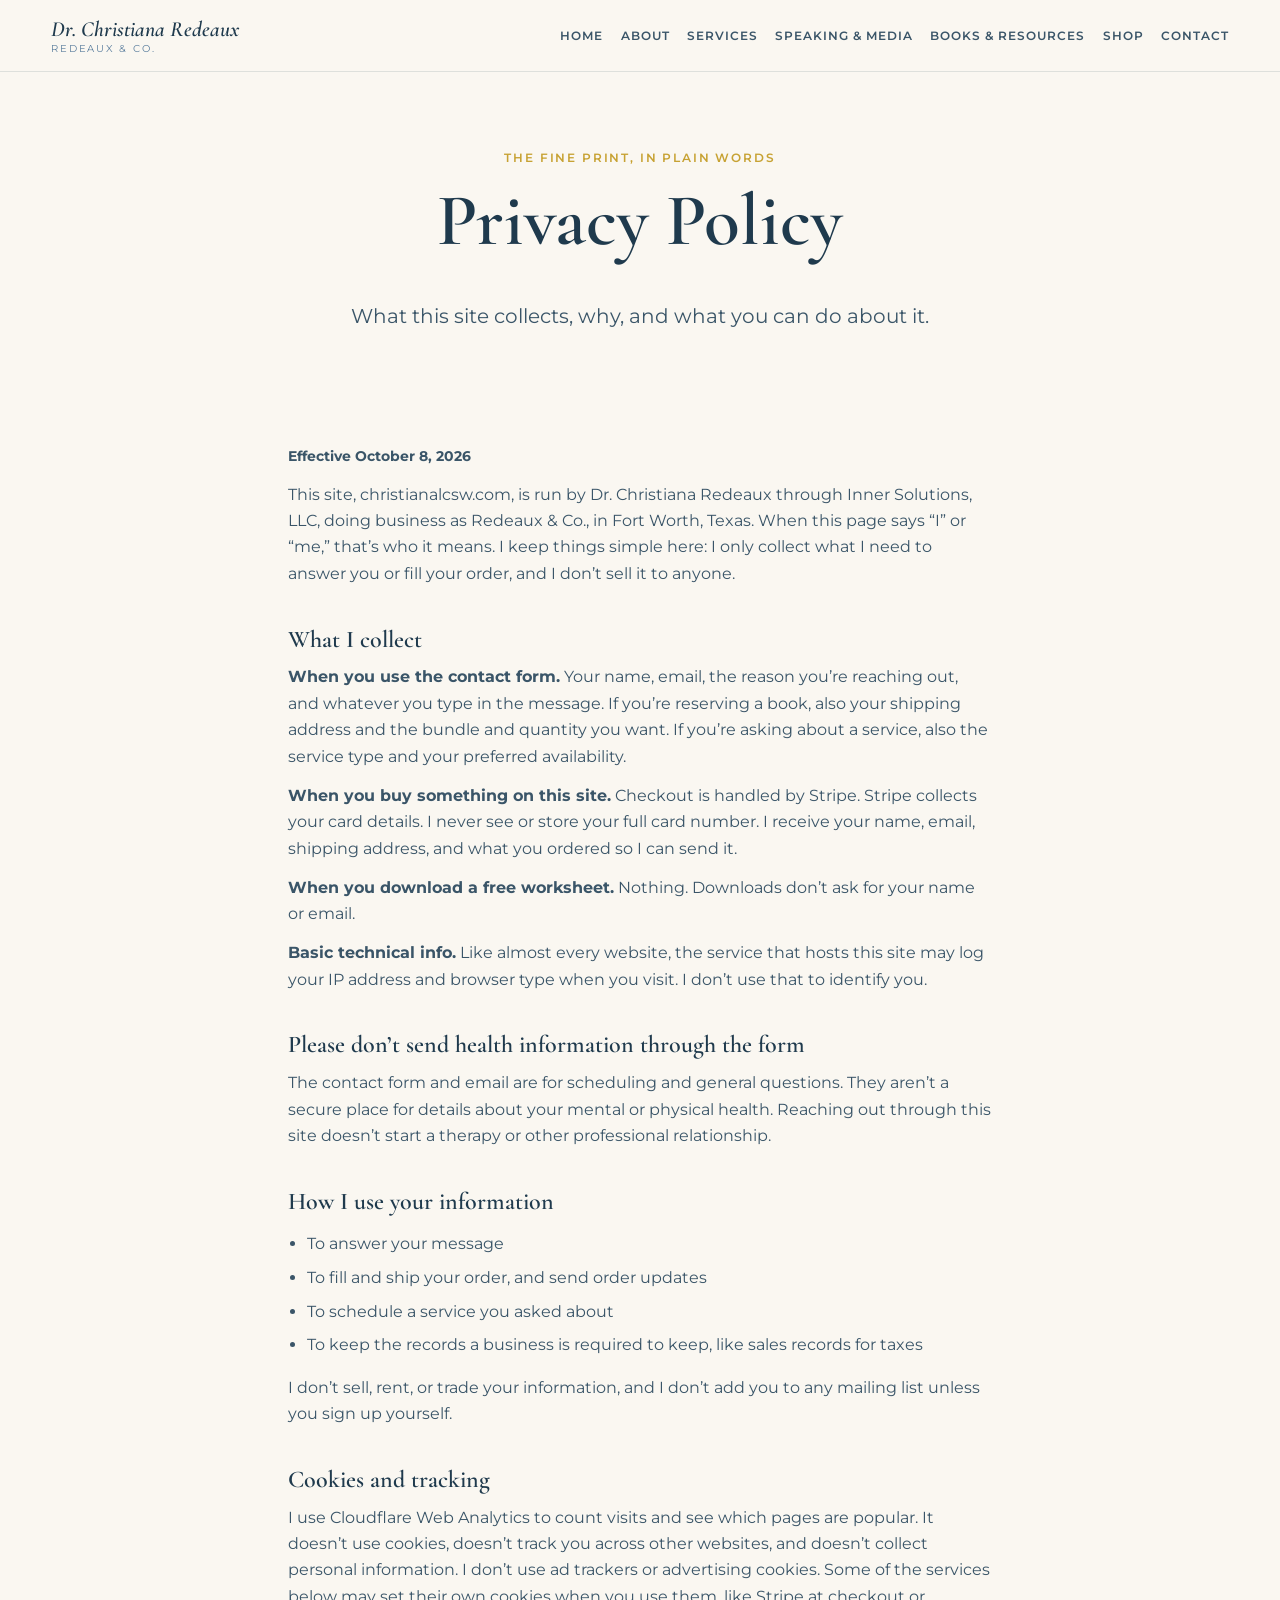
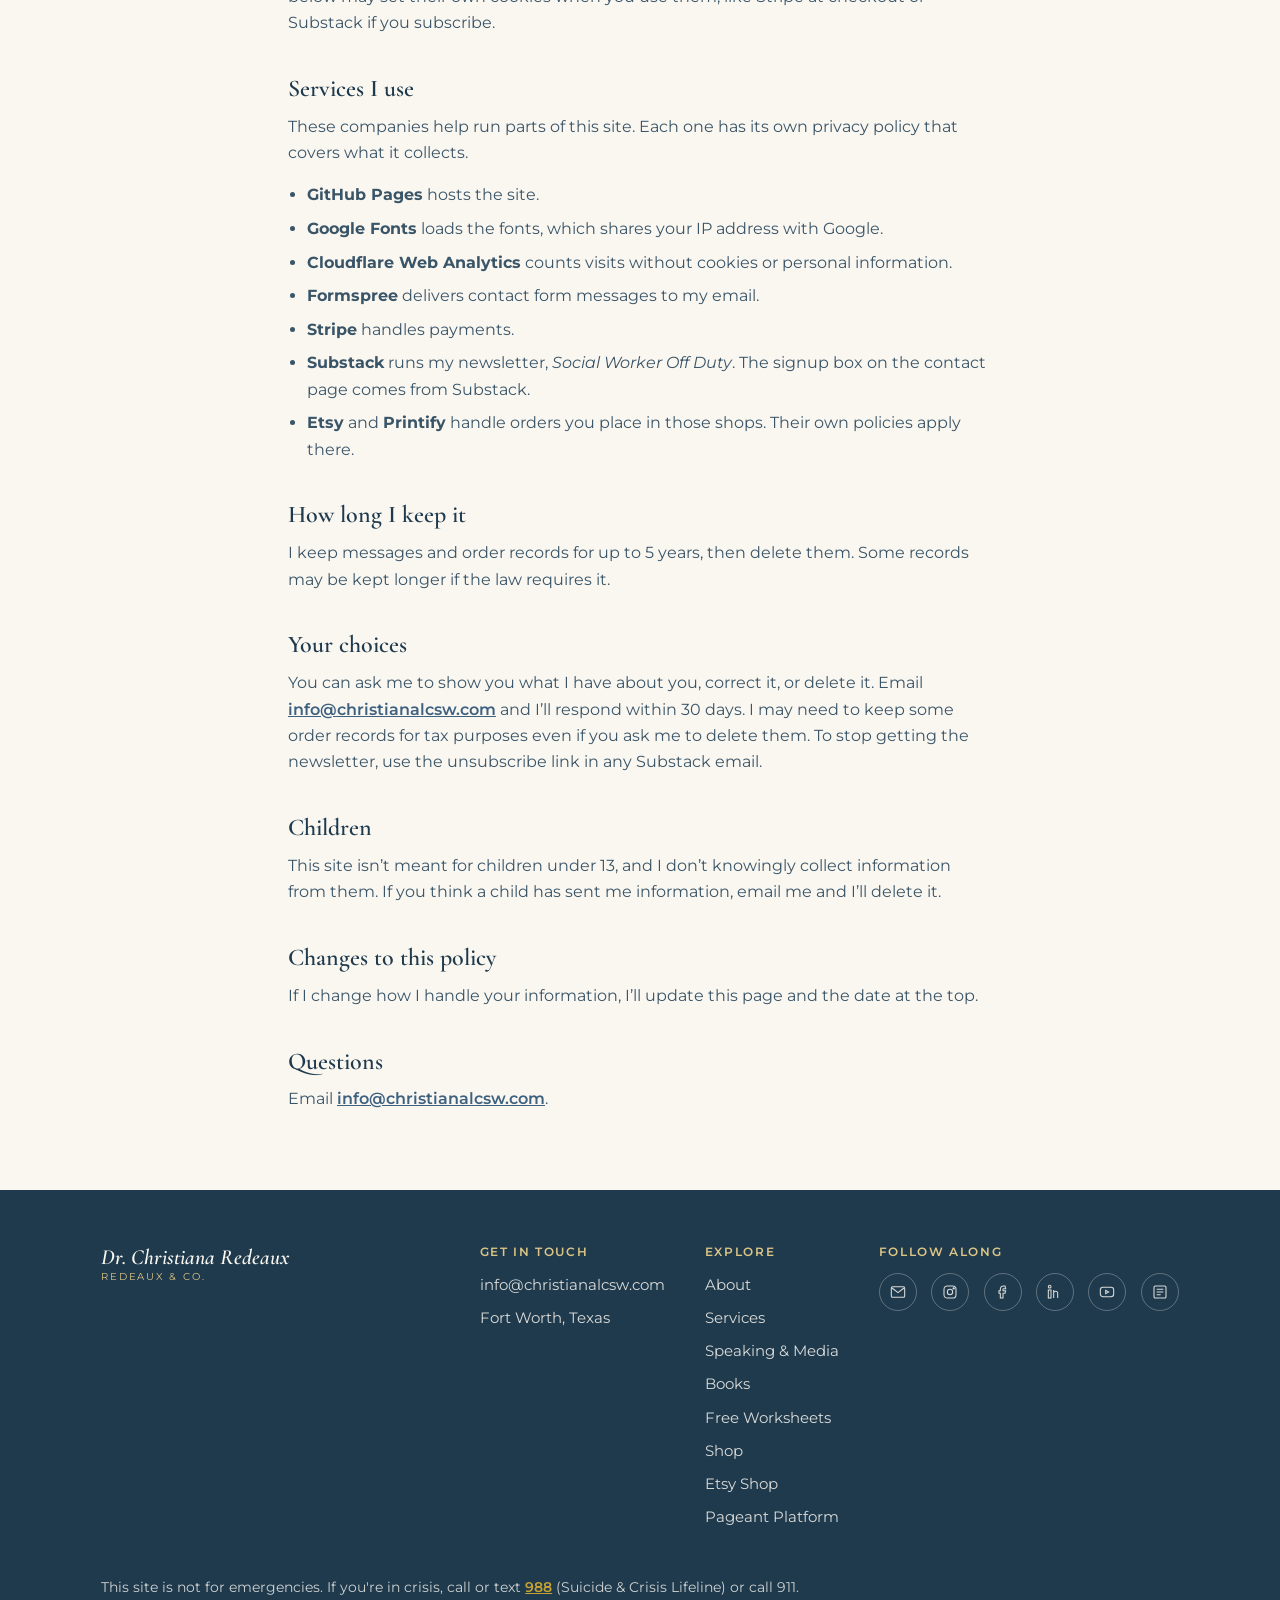
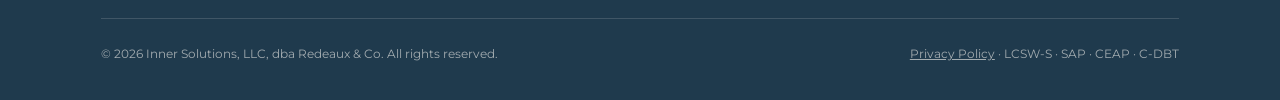
<file: privacy.html>
<!DOCTYPE html>
<html lang="en">
<head>
<meta charset="UTF-8">
<meta name="viewport" content="width=device-width, initial-scale=1.0">
<title>Privacy Policy | Dr. Christiana Redeaux</title>
<meta name="description" content="How christianalcsw.com collects, uses, and protects your information.">
<link rel="canonical" href="https://christianalcsw.com/privacy.html">
<link rel="icon" href="favicon.svg" type="image/svg+xml">
<meta property="og:type" content="website">
<meta property="og:site_name" content="Dr. Christiana Redeaux">
<meta property="og:title" content="Privacy Policy | Dr. Christiana Redeaux">
<meta property="og:description" content="How christianalcsw.com collects, uses, and protects your information.">
<meta property="og:url" content="https://christianalcsw.com/privacy.html">
<meta property="og:image" content="https://christianalcsw.com/thumb-wallet-crisis-card.jpg">
<meta name="twitter:card" content="summary_large_image">
<link rel="preconnect" href="https://fonts.googleapis.com">
<link href="https://fonts.googleapis.com/css2?family=Cormorant+Garamond:ital,wght@0,500;0,600;1,500;1,600&family=Montserrat:wght@400;500;600;700&display=swap" rel="stylesheet">
<link rel="stylesheet" href="style.css">
<style>
  .policy { max-width: 44em; margin: 0 auto; }
  .policy h2 { font-size: 1.5rem; margin: 2.4rem 0 0.7rem; }
  .policy p, .policy li { color: var(--ink-soft); margin-bottom: 0.8rem; }
  .policy ul { padding-left: 1.2rem; margin-bottom: 1rem; }
  .policy li { margin-bottom: 0.45rem; }
  .policy a { color: var(--blue-deep); font-weight: 600; }
  .policy .updated { font-size: 0.9rem; }
</style>

</head>
<body>

<header class="site-nav">
  <div class="wrap">
    <a href="index.html" class="wordmark">
      <span class="name">Dr. Christiana Redeaux</span>
      <span class="biz">Redeaux &amp; Co.</span>
    </a>
    <button class="nav-toggle" aria-label="Toggle menu" aria-expanded="false">
      <span></span><span></span><span></span>
    </button>
    <ul class="nav-links">
      <li><a href="index.html">Home</a></li>
      <li><a href="about.html">About</a></li>
      <li><a href="services.html">Services</a></li>
      <li><a href="speaking.html">Speaking &amp; Media</a></li>
      <li><a href="books.html">Books &amp; Resources</a></li>
      <li><a href="shop.html">Shop</a></li>
      <li><a href="contact.html">Contact</a></li>
    </ul>
  </div>
</header>

<main>

  <section class="page-hero">
    <div class="wrap center">
      <span class="eyebrow">The fine print, in plain words</span>
      <h1 style="max-width:none;">Privacy Policy</h1>
      <p class="lede" style="margin:0 auto;">What this site collects, why, and what you can do about it.</p>
    </div>
  </section>

  <section class="section-tight">
    <div class="wrap">
      <div class="policy">
        <p class="updated"><strong>Effective October 8, 2026</strong></p>

        <p>This site, christianalcsw.com, is run by Dr. Christiana Redeaux through Inner Solutions, LLC, doing business as Redeaux &amp; Co., in Fort Worth, Texas. When this page says &ldquo;I&rdquo; or &ldquo;me,&rdquo; that&rsquo;s who it means. I keep things simple here: I only collect what I need to answer you or fill your order, and I don&rsquo;t sell it to anyone.</p>

        <h2>What I collect</h2>
        <p><strong>When you use the contact form.</strong> Your name, email, the reason you&rsquo;re reaching out, and whatever you type in the message. If you&rsquo;re reserving a book, also your shipping address and the bundle and quantity you want. If you&rsquo;re asking about a service, also the service type and your preferred availability.</p>
        <p><strong>When you buy something on this site.</strong> Checkout is handled by Stripe. Stripe collects your card details. I never see or store your full card number. I receive your name, email, shipping address, and what you ordered so I can send it.</p>
        <p><strong>When you download a free worksheet.</strong> Nothing. Downloads don&rsquo;t ask for your name or email.</p>
        <p><strong>Basic technical info.</strong> Like almost every website, the service that hosts this site may log your IP address and browser type when you visit. I don&rsquo;t use that to identify you.</p>

        <h2>Please don&rsquo;t send health information through the form</h2>
        <p>The contact form and email are for scheduling and general questions. They aren&rsquo;t a secure place for details about your mental or physical health. Reaching out through this site doesn&rsquo;t start a therapy or other professional relationship.</p>

        <h2>How I use your information</h2>
        <ul>
          <li>To answer your message</li>
          <li>To fill and ship your order, and send order updates</li>
          <li>To schedule a service you asked about</li>
          <li>To keep the records a business is required to keep, like sales records for taxes</li>
        </ul>
        <p>I don&rsquo;t sell, rent, or trade your information, and I don&rsquo;t add you to any mailing list unless you sign up yourself.</p>

        <h2>Cookies and tracking</h2>
        <p>I use Cloudflare Web Analytics to count visits and see which pages are popular. It doesn&rsquo;t use cookies, doesn&rsquo;t track you across other websites, and doesn&rsquo;t collect personal information. I don&rsquo;t use ad trackers or advertising cookies. Some of the services below may set their own cookies when you use them, like Stripe at checkout or Substack if you subscribe.</p>

        <h2>Services I use</h2>
        <p>These companies help run parts of this site. Each one has its own privacy policy that covers what it collects.</p>
        <ul>
          <li><strong>GitHub Pages</strong> hosts the site.</li>
          <li><strong>Google Fonts</strong> loads the fonts, which shares your IP address with Google.</li>
          <li><strong>Cloudflare Web Analytics</strong> counts visits without cookies or personal information.</li>
          <li><strong>Formspree</strong> delivers contact form messages to my email.</li>
          <li><strong>Stripe</strong> handles payments.</li>
          <li><strong>Substack</strong> runs my newsletter, <em>Social Worker Off Duty</em>. The signup box on the contact page comes from Substack.</li>
          <li><strong>Etsy</strong> and <strong>Printify</strong> handle orders you place in those shops. Their own policies apply there.</li>
        </ul>

        <h2>How long I keep it</h2>
        <p>I keep messages and order records for up to 5 years, then delete them. Some records may be kept longer if the law requires it.</p>

        <h2>Your choices</h2>
        <p>You can ask me to show you what I have about you, correct it, or delete it. Email <a href="mailto:info@christianalcsw.com">info@christianalcsw.com</a> and I&rsquo;ll respond within 30 days. I may need to keep some order records for tax purposes even if you ask me to delete them. To stop getting the newsletter, use the unsubscribe link in any Substack email.</p>

        <h2>Children</h2>
        <p>This site isn&rsquo;t meant for children under 13, and I don&rsquo;t knowingly collect information from them. If you think a child has sent me information, email me and I&rsquo;ll delete it.</p>

        <h2>Changes to this policy</h2>
        <p>If I change how I handle your information, I&rsquo;ll update this page and the date at the top.</p>

        <h2>Questions</h2>
        <p>Email <a href="mailto:info@christianalcsw.com">info@christianalcsw.com</a>.</p>
      </div>
    </div>
  </section>

</main>

<footer class="site-footer">
  <div class="wrap">
    <div class="footer-top">
      <div class="wordmark">
        <span class="name">Dr. Christiana Redeaux</span>
        <span class="biz">Redeaux &amp; Co.</span>
      </div>
      <div class="footer-links">
        <div class="footer-col">
          <h4>Get in Touch</h4>
          <a href="mailto:info@christianalcsw.com">info@christianalcsw.com</a>
          <p>Fort Worth, Texas</p>
        </div>
        <div class="footer-col">
          <h4>Explore</h4>
          <a href="about.html">About</a>
          <a href="services.html">Services</a>
          <a href="speaking.html">Speaking &amp; Media</a>
          <a href="books.html">Books</a>
          <a href="books.html#free-worksheets">Free Worksheets</a>
          <a href="shop.html">Shop</a>
          <a href="https://www.etsy.com/shop/RedeauxAndCo" target="_blank" rel="noopener">Etsy Shop</a>
          <a href="platform.html">Pageant Platform</a>
        </div>
        <div class="footer-col">
          <h4>Follow Along</h4>
          <div class="social-row">
            <a href="mailto:info@christianalcsw.com" aria-label="Email"><svg width="16" height="16" viewBox="0 0 24 24" fill="none" stroke="currentColor" stroke-width="1.6"><rect x="2" y="4" width="20" height="16" rx="2"/><path d="M3 6l9 7 9-7"/></svg></a>
            <a href="https://www.instagram.com/redeauxandco/" target="_blank" rel="noopener" aria-label="Instagram"><svg width="16" height="16" viewBox="0 0 24 24" fill="none" stroke="currentColor" stroke-width="1.6"><rect x="3" y="3" width="18" height="18" rx="5"/><circle cx="12" cy="12" r="4"/><circle cx="17.5" cy="6.5" r="1"/></svg></a>
            <a href="https://www.facebook.com/redeauxandco" target="_blank" rel="noopener" aria-label="Redeaux &amp; Co. on Facebook"><svg width="16" height="16" viewBox="0 0 24 24" fill="none" stroke="currentColor" stroke-width="1.6"><path d="M15 3h-2a5 5 0 0 0-5 5v2H6v4h2v7h4v-7h3l1-4h-4V8a1 1 0 0 1 1-1h3z"/></svg></a>
            <a href="https://www.linkedin.com/in/christianaredeaux/" target="_blank" rel="noopener" aria-label="LinkedIn"><svg width="16" height="16" viewBox="0 0 24 24" fill="none" stroke="currentColor" stroke-width="1.6"><rect x="2" y="9" width="4" height="12"/><circle cx="4" cy="4" r="2"/><path d="M10 21v-7a3 3 0 0 1 6 0v7M10 9v12"/></svg></a>
            <a href="https://www.youtube.com/@drchristianalcsw" target="_blank" rel="noopener" aria-label="YouTube"><svg width="16" height="16" viewBox="0 0 24 24" fill="none" stroke="currentColor" stroke-width="1.6"><rect x="2" y="5" width="20" height="14" rx="4"/><path d="M10 9.5v5l4.5-2.5z"/></svg></a>
            <a href="https://socialworkeroffduty.substack.com" target="_blank" rel="noopener" aria-label="Substack"><svg width="16" height="16" viewBox="0 0 24 24" fill="none" stroke="currentColor" stroke-width="1.6"><rect x="3" y="3" width="18" height="18" rx="2"/><path d="M7 8h10M7 12h10M7 16h6"/></svg></a>
          </div>
        </div>
      </div>
    </div>
    <p class="footer-crisis">This site is not for emergencies. If you're in crisis, call or text <a href="tel:988">988</a> (Suicide &amp; Crisis Lifeline) or call 911.</p>
    <div class="footer-bottom">
      <span>&copy; 2026 Inner Solutions, LLC, dba Redeaux &amp; Co. All rights reserved.</span>
      <span><a href="privacy.html">Privacy Policy</a> &middot; LCSW-S &middot; SAP &middot; CEAP &middot; C-DBT</span>
    </div>
  </div>
</footer>
<script src="main.js"></script>
<!-- Cloudflare Web Analytics --><script type='module' src='https://static.cloudflareinsights.com/beacon.min.js' data-cf-beacon='{"token": "75fb87a5f35241efbea28dea47acafc8"}'></script><!-- End Cloudflare Web Analytics -->
</body>
</html>
</file>
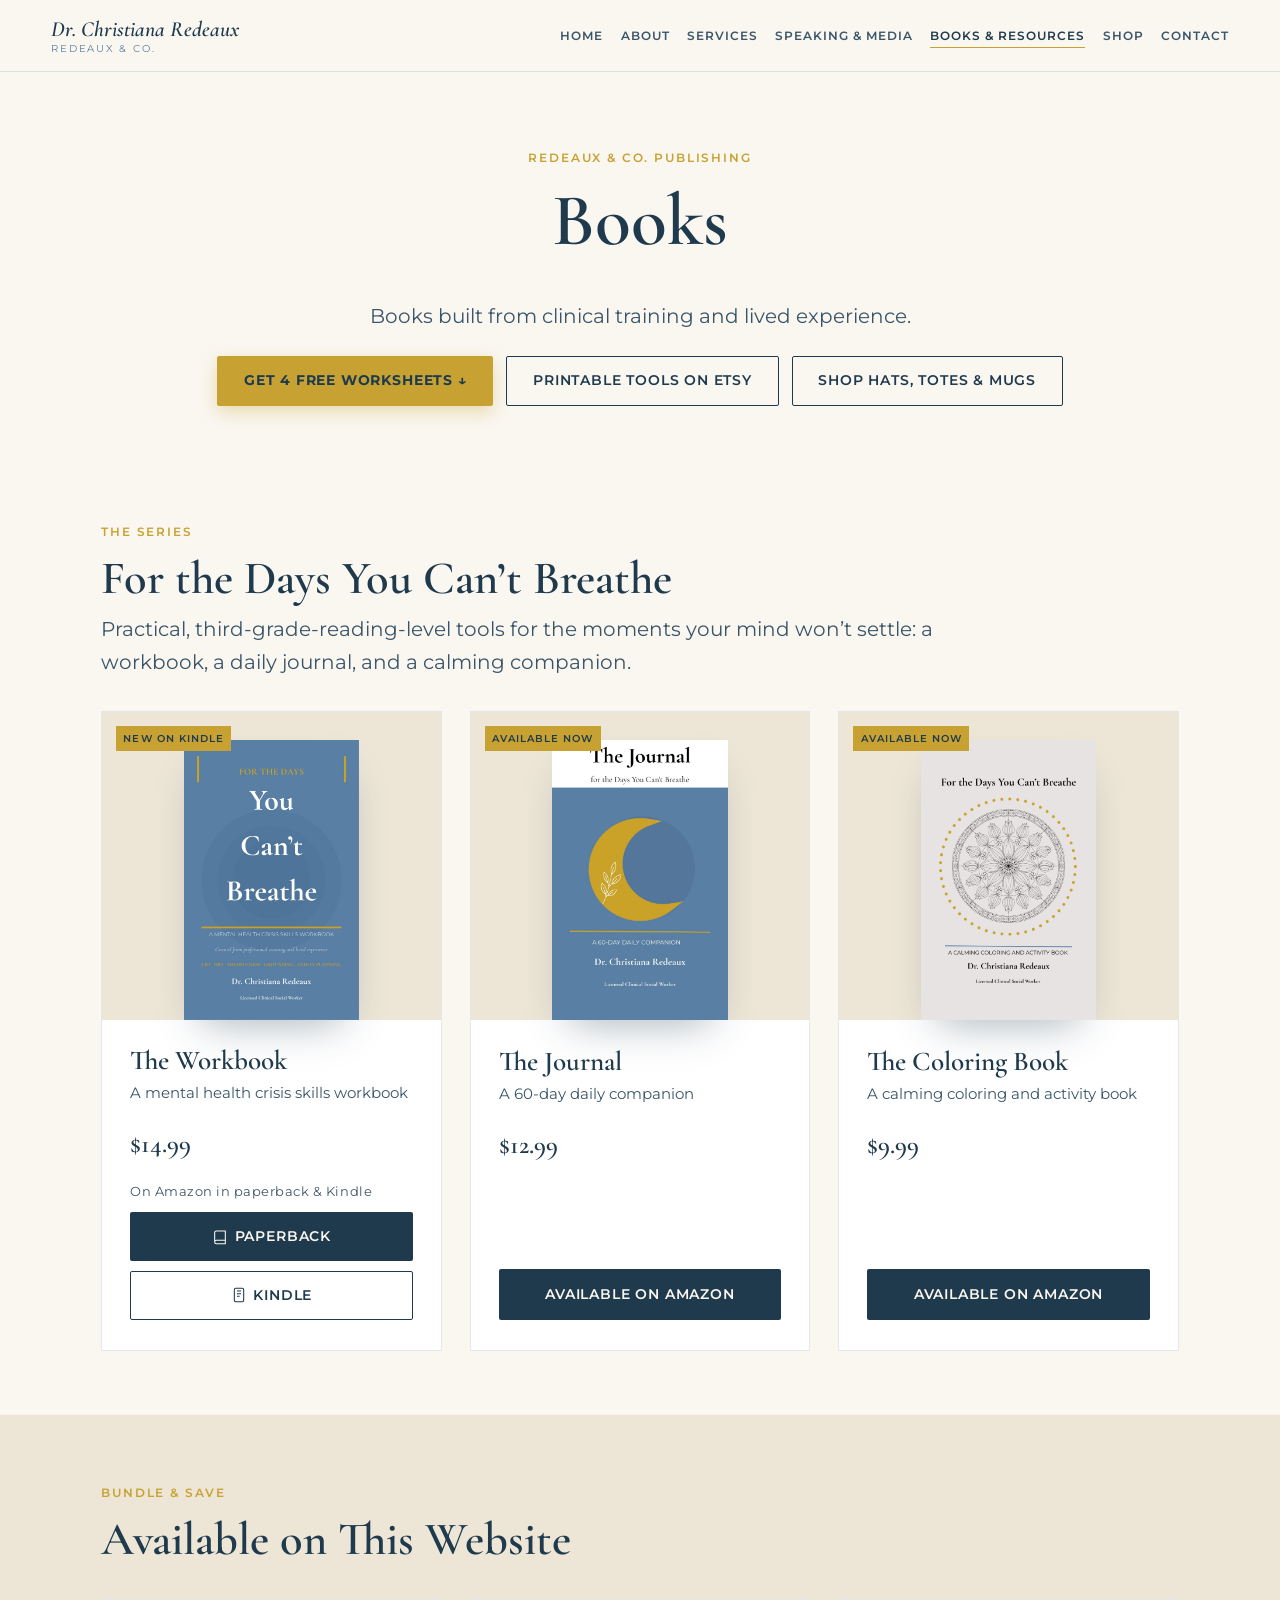
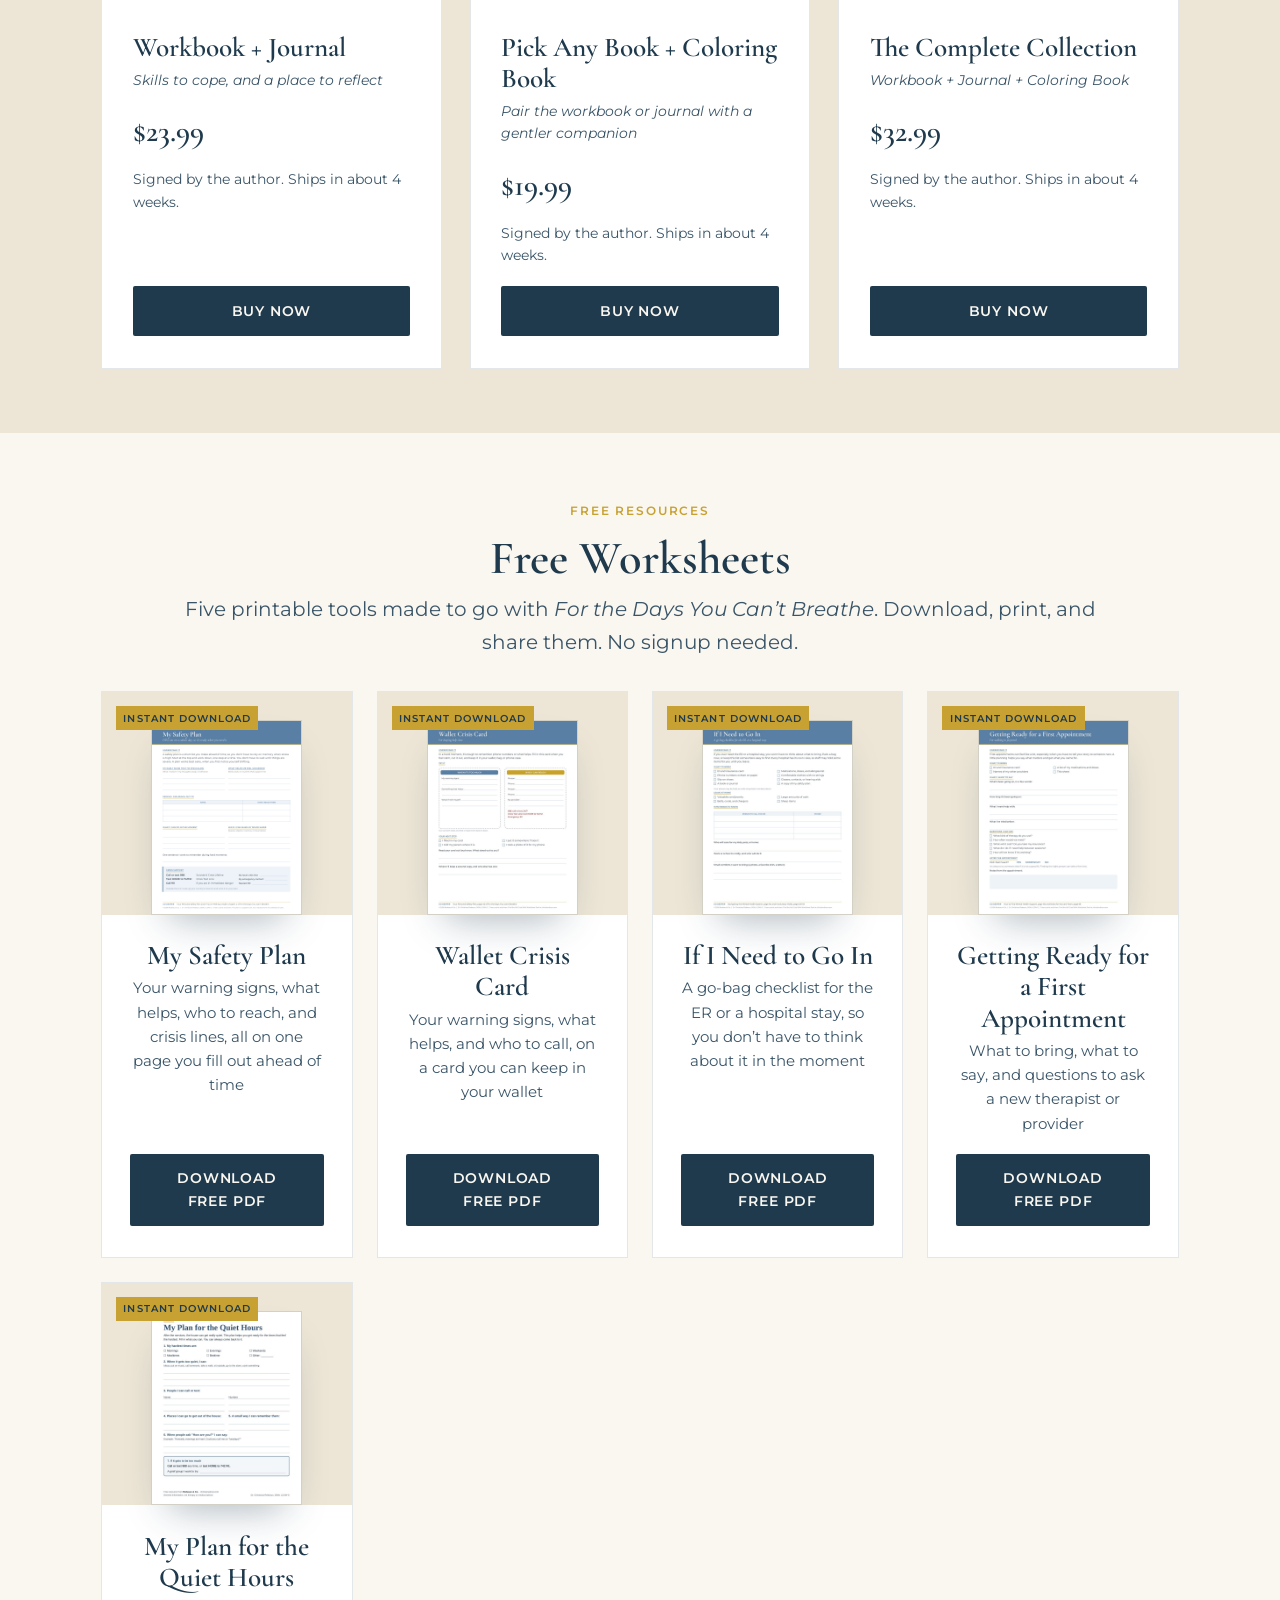
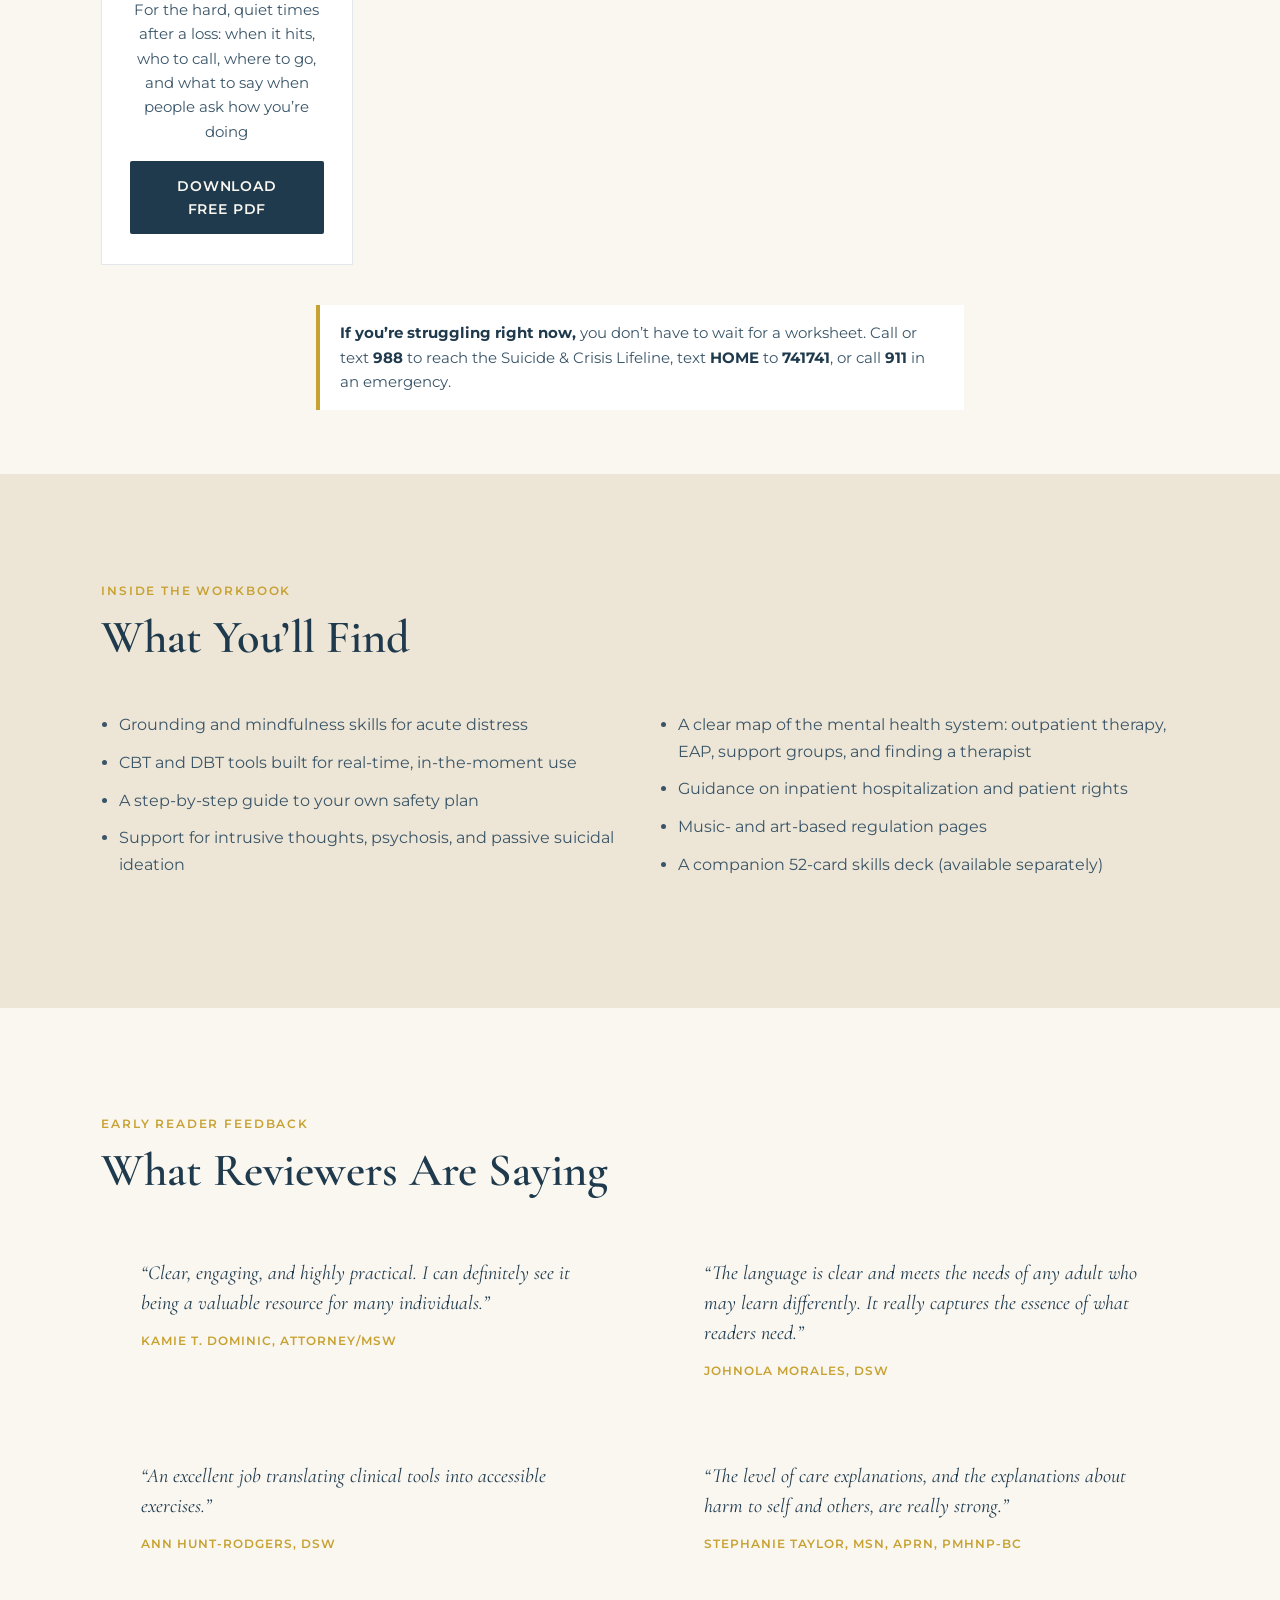
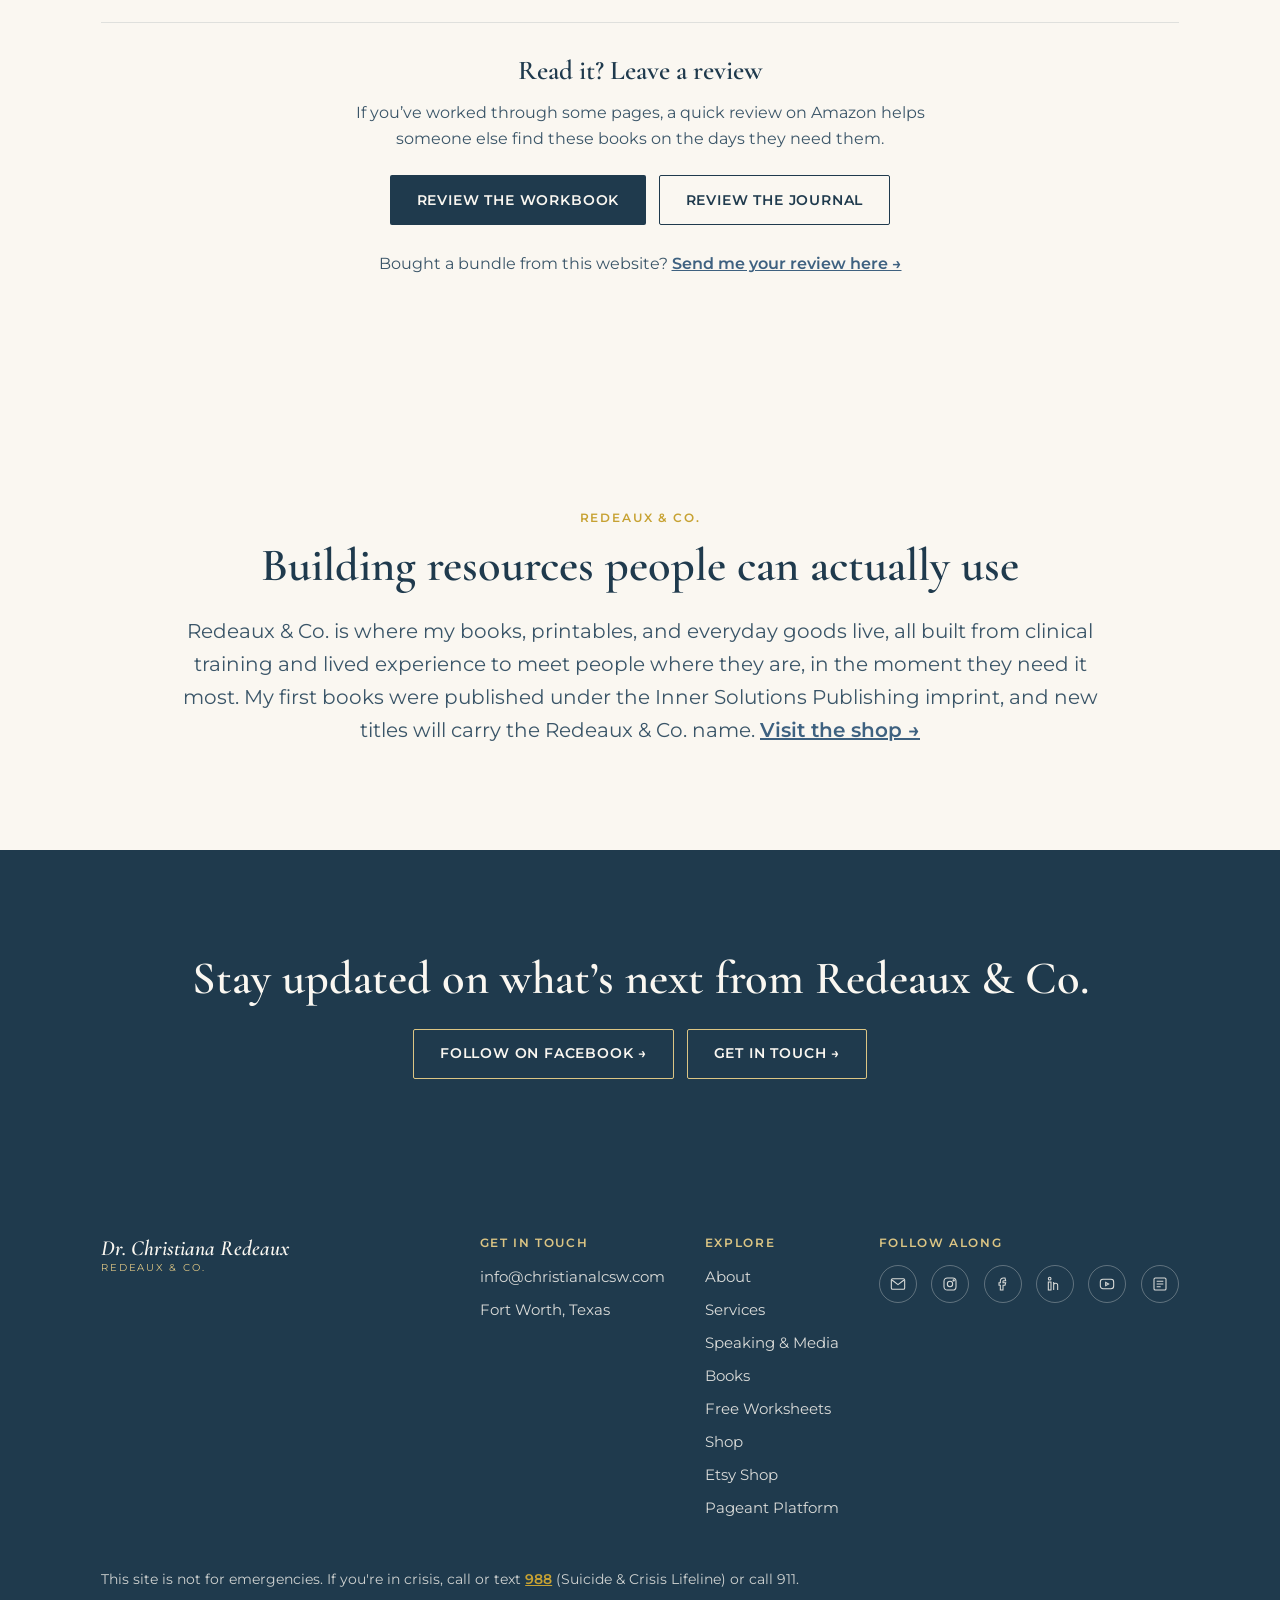
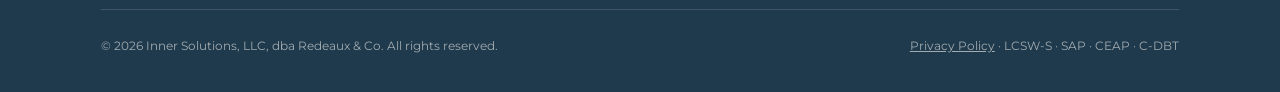
<file: resources.html>
<!doctype html>
<html lang="en">
<head>
<meta charset="utf-8">
<title>Free Worksheets | Dr. Christiana Redeaux</title>
<meta name="robots" content="noindex">
<link rel="canonical" href="https://christianalcsw.com/books.html#free-worksheets">
<meta http-equiv="refresh" content="0; url=books.html#free-worksheets">
<script>location.replace('books.html#free-worksheets');</script>
</head>
<body>
<p>The free worksheets have moved. <a href="books.html#free-worksheets">Find them on the Books page.</a></p>
</body>
</html>
</file>
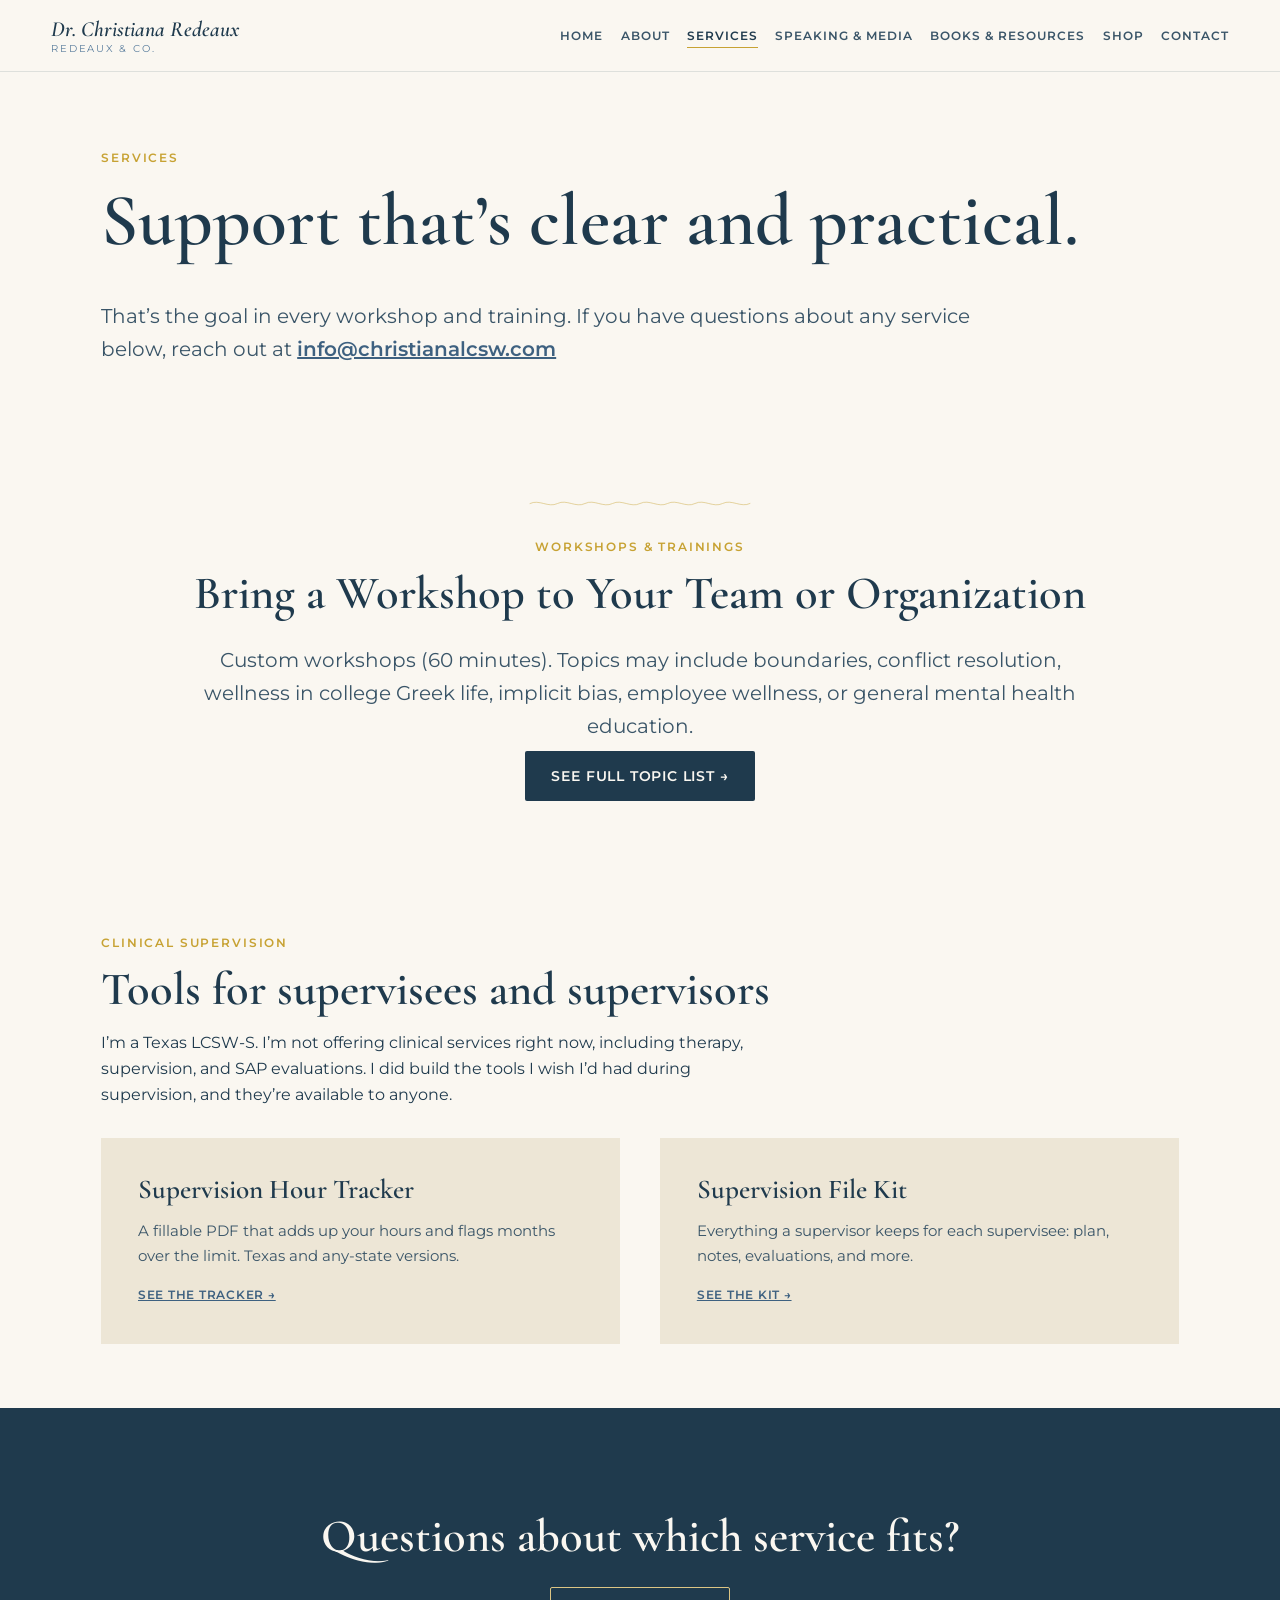
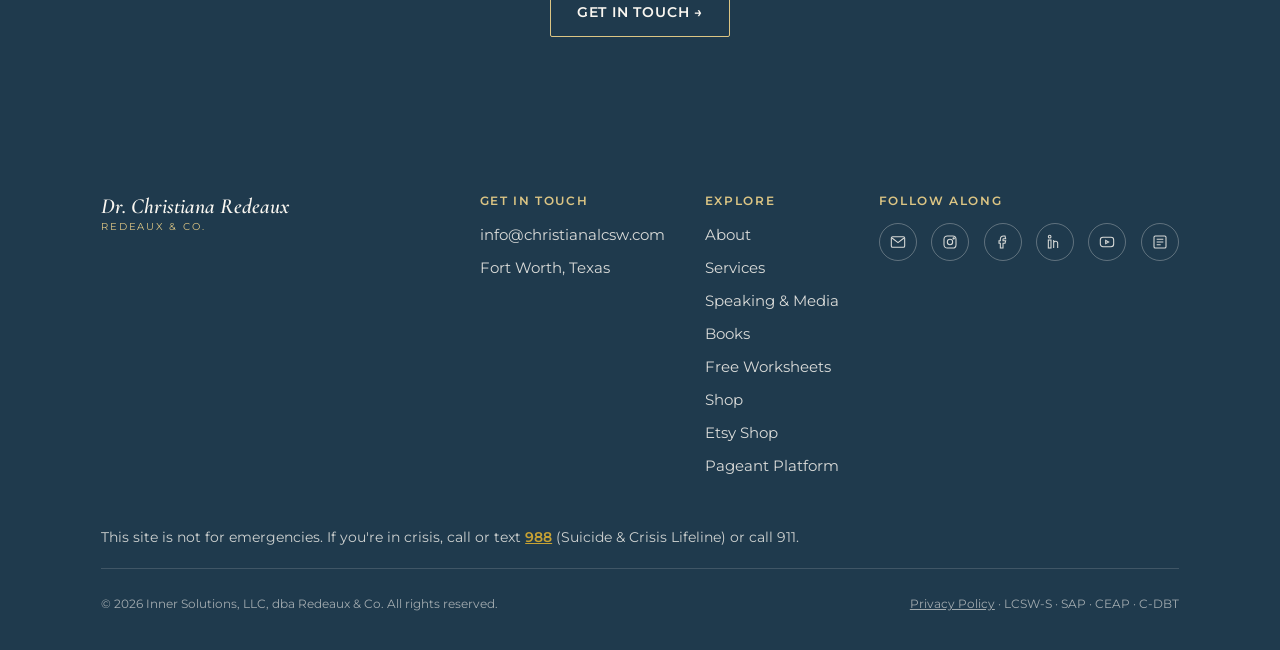
<file: services.html>
<!DOCTYPE html>
<html lang="en">
<head>
<meta charset="UTF-8">
<meta name="viewport" content="width=device-width, initial-scale=1.0">
<title>Services | Dr. Christiana Redeaux, Redeaux &amp; Co.</title>
<meta name="description" content="Workshops, CEU trainings, and supervision tools from Dr. Christiana Redeaux, LCSW-S.">
<link rel="canonical" href="https://christianalcsw.com/services.html">
<link rel="icon" href="favicon.svg" type="image/svg+xml">
<meta property="og:type" content="website">
<meta property="og:site_name" content="Dr. Christiana Redeaux">
<meta property="og:title" content="Services | Dr. Christiana Redeaux, Redeaux &amp; Co.">
<meta property="og:description" content="Workshops, CEU trainings, and supervision tools from Dr. Christiana Redeaux, LCSW-S.">
<meta property="og:url" content="https://christianalcsw.com/services.html">
<meta property="og:image" content="https://christianalcsw.com/hero.jpg">
<meta name="twitter:card" content="summary_large_image">
<link rel="preconnect" href="https://fonts.googleapis.com">
<link href="https://fonts.googleapis.com/css2?family=Cormorant+Garamond:ital,wght@0,500;0,600;1,500;1,600&family=Montserrat:wght@400;500;600;700&display=swap" rel="stylesheet">
<link rel="stylesheet" href="style.css">
</head>
<body>

<header class="site-nav">
  <div class="wrap">
    <a href="index.html" class="wordmark">
      <span class="name">Dr. Christiana Redeaux</span>
      <span class="biz">Redeaux &amp; Co.</span>
    </a>
    <button class="nav-toggle" aria-label="Toggle menu" aria-expanded="false">
      <span></span><span></span><span></span>
    </button>
    <ul class="nav-links">
      <li><a href="index.html">Home</a></li>
      <li><a href="about.html">About</a></li>
      <li><a href="services.html" aria-current="page">Services</a></li>
      <li><a href="speaking.html">Speaking &amp; Media</a></li>
      <li><a href="books.html">Books &amp; Resources</a></li>
      <li><a href="shop.html">Shop</a></li>
      <li><a href="contact.html">Contact</a></li>
    </ul>
  </div>
</header>

<main>

  <section class="page-hero">
    <div class="wrap">
      <span class="eyebrow">Services</span>
      <h1>Support that&rsquo;s clear and practical.</h1>
      <p class="lede">That&rsquo;s the goal in every workshop and training. If you have questions about any service below, reach out at <a href="mailto:info@christianalcsw.com" style="color:var(--blue-deep); font-weight:600;">info@christianalcsw.com</a></p>
    </div>
  </section>

  <section class="section-tight">
    <div class="wrap center">
      <svg class="breath-line breath-divider" viewBox="0 0 1200 60" aria-hidden="true"><path d="M0,30 C50,5 100,55 150,30 C200,5 250,55 300,30 C350,5 400,55 450,30 C500,5 550,55 600,30 C650,5 700,55 750,30 C800,5 850,55 900,30 C950,5 1000,55 1050,30 C1100,5 1150,55 1200,30"/></svg>
      <span class="eyebrow" style="margin-top:1.8rem;">Workshops &amp; Trainings</span>
      <h2>Bring a Workshop to Your Team or Organization</h2>
      <p class="lede" style="margin:0 auto;">Custom workshops (60 minutes). Topics may include boundaries, conflict resolution, wellness in college Greek life, implicit bias, employee wellness, or general mental health education.</p>
      <a href="speaking.html" class="btn btn-primary" style="margin-top:0.5rem;">See Full Topic List &rarr;</a>
    </div>
  </section>


  <section class="section-tight" id="supervision">
    <div class="wrap">
      <span class="eyebrow">Clinical Supervision</span>
      <h2 style="margin-bottom:0.8rem;">Tools for supervisees and supervisors</h2>
      <p style="max-width:42em; margin-bottom:1.8rem;">I&rsquo;m a Texas LCSW-S. I&rsquo;m not offering clinical services right now, including therapy, supervision, and SAP evaluations. I did build the tools I wish I&rsquo;d had during supervision, and they&rsquo;re available to anyone.</p>
      <div class="grid-2">
        <div class="card" style="border:none; background:var(--sand); padding:2.3rem;">
          <h3>Supervision Hour Tracker</h3>
          <p style="margin-top:0.8rem;">A fillable PDF that adds up your hours and flags months over the limit. Texas and any-state versions.</p>
          <a href="shop.html#etsy" class="card-link" style="color:var(--blue-deep); font-weight:600;">See the tracker &rarr;</a>
        </div>
        <div class="card" style="border:none; background:var(--sand); padding:2.3rem;">
          <h3>Supervision File Kit</h3>
          <p style="margin-top:0.8rem;">Everything a supervisor keeps for each supervisee: plan, notes, evaluations, and more.</p>
          <a href="shop.html#etsy" class="card-link" style="color:var(--blue-deep); font-weight:600;">See the kit &rarr;</a>
        </div>
      </div>
    </div>
  </section>


  <section class="bg-ink center">
    <div class="wrap">
      <h2>Questions about which service fits?</h2>
      <a href="contact.html" class="btn btn-ghost on-dark">Get in Touch &rarr;</a>
    </div>
  </section>

</main>

<footer class="site-footer">
  <div class="wrap">
    <div class="footer-top">
      <div class="wordmark">
        <span class="name">Dr. Christiana Redeaux</span>
        <span class="biz">Redeaux &amp; Co.</span>
      </div>
      <div class="footer-links">
        <div class="footer-col">
          <h4>Get in Touch</h4>
          <a href="mailto:info@christianalcsw.com">info@christianalcsw.com</a>
          <p>Fort Worth, Texas</p>
        </div>
        <div class="footer-col">
          <h4>Explore</h4>
          <a href="about.html">About</a>
          <a href="services.html">Services</a>
          <a href="speaking.html">Speaking &amp; Media</a>
          <a href="books.html">Books</a>
          <a href="books.html#free-worksheets">Free Worksheets</a>
          <a href="shop.html">Shop</a>
          <a href="https://www.etsy.com/shop/RedeauxAndCo" target="_blank" rel="noopener">Etsy Shop</a>
          <a href="platform.html">Pageant Platform</a>
        </div>
        <div class="footer-col">
          <h4>Follow Along</h4>
          <div class="social-row">
            <a href="mailto:info@christianalcsw.com" aria-label="Email"><svg width="16" height="16" viewBox="0 0 24 24" fill="none" stroke="currentColor" stroke-width="1.6"><rect x="2" y="4" width="20" height="16" rx="2"/><path d="M3 6l9 7 9-7"/></svg></a>
            <a href="https://www.instagram.com/redeauxandco/" target="_blank" rel="noopener" aria-label="Instagram"><svg width="16" height="16" viewBox="0 0 24 24" fill="none" stroke="currentColor" stroke-width="1.6"><rect x="3" y="3" width="18" height="18" rx="5"/><circle cx="12" cy="12" r="4"/><circle cx="17.5" cy="6.5" r="1"/></svg></a>
            <a href="https://www.facebook.com/redeauxandco" target="_blank" rel="noopener" aria-label="Redeaux &amp; Co. on Facebook"><svg width="16" height="16" viewBox="0 0 24 24" fill="none" stroke="currentColor" stroke-width="1.6"><path d="M15 3h-2a5 5 0 0 0-5 5v2H6v4h2v7h4v-7h3l1-4h-4V8a1 1 0 0 1 1-1h3z"/></svg></a>
            <a href="https://www.linkedin.com/in/christianaredeaux/" target="_blank" rel="noopener" aria-label="LinkedIn"><svg width="16" height="16" viewBox="0 0 24 24" fill="none" stroke="currentColor" stroke-width="1.6"><rect x="2" y="9" width="4" height="12"/><circle cx="4" cy="4" r="2"/><path d="M10 21v-7a3 3 0 0 1 6 0v7M10 9v12"/></svg></a>
            <a href="https://www.youtube.com/@drchristianalcsw" target="_blank" rel="noopener" aria-label="YouTube"><svg width="16" height="16" viewBox="0 0 24 24" fill="none" stroke="currentColor" stroke-width="1.6"><rect x="2" y="5" width="20" height="14" rx="4"/><path d="M10 9.5v5l4.5-2.5z"/></svg></a>
            <a href="https://socialworkeroffduty.substack.com" target="_blank" rel="noopener" aria-label="Substack"><svg width="16" height="16" viewBox="0 0 24 24" fill="none" stroke="currentColor" stroke-width="1.6"><rect x="3" y="3" width="18" height="18" rx="2"/><path d="M7 8h10M7 12h10M7 16h6"/></svg></a>
          </div>
        </div>
      </div>
    </div>
    <p class="footer-crisis">This site is not for emergencies. If you're in crisis, call or text <a href="tel:988">988</a> (Suicide &amp; Crisis Lifeline) or call 911.</p>
    <div class="footer-bottom">
      <span>&copy; 2026 Inner Solutions, LLC, dba Redeaux &amp; Co. All rights reserved.</span>
      <span><a href="privacy.html">Privacy Policy</a> &middot; LCSW-S &middot; SAP &middot; CEAP &middot; C-DBT</span>
    </div>
  </div>
</footer>
<script src="main.js"></script>
<!-- Cloudflare Web Analytics --><script type='module' src='https://static.cloudflareinsights.com/beacon.min.js' data-cf-beacon='{"token": "75fb87a5f35241efbea28dea47acafc8"}'></script><!-- End Cloudflare Web Analytics -->
</body>
</html>
</file>
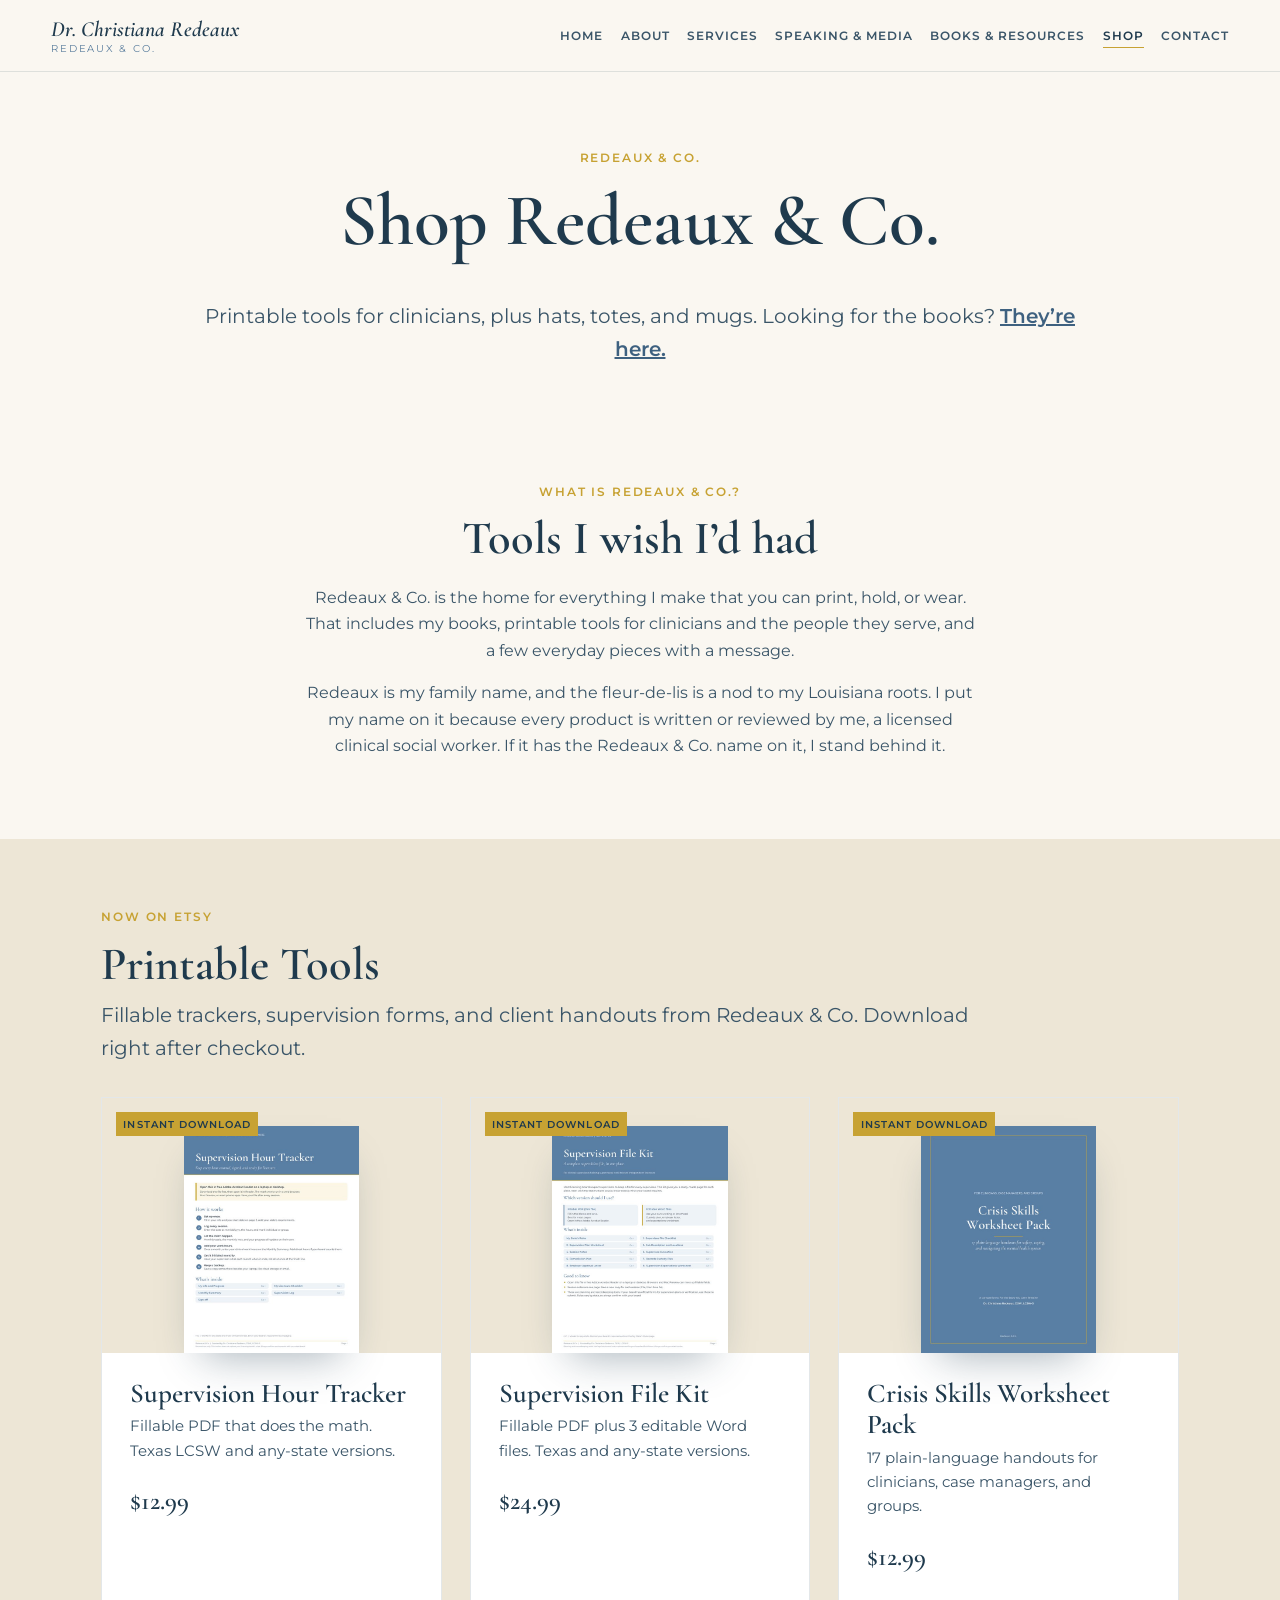
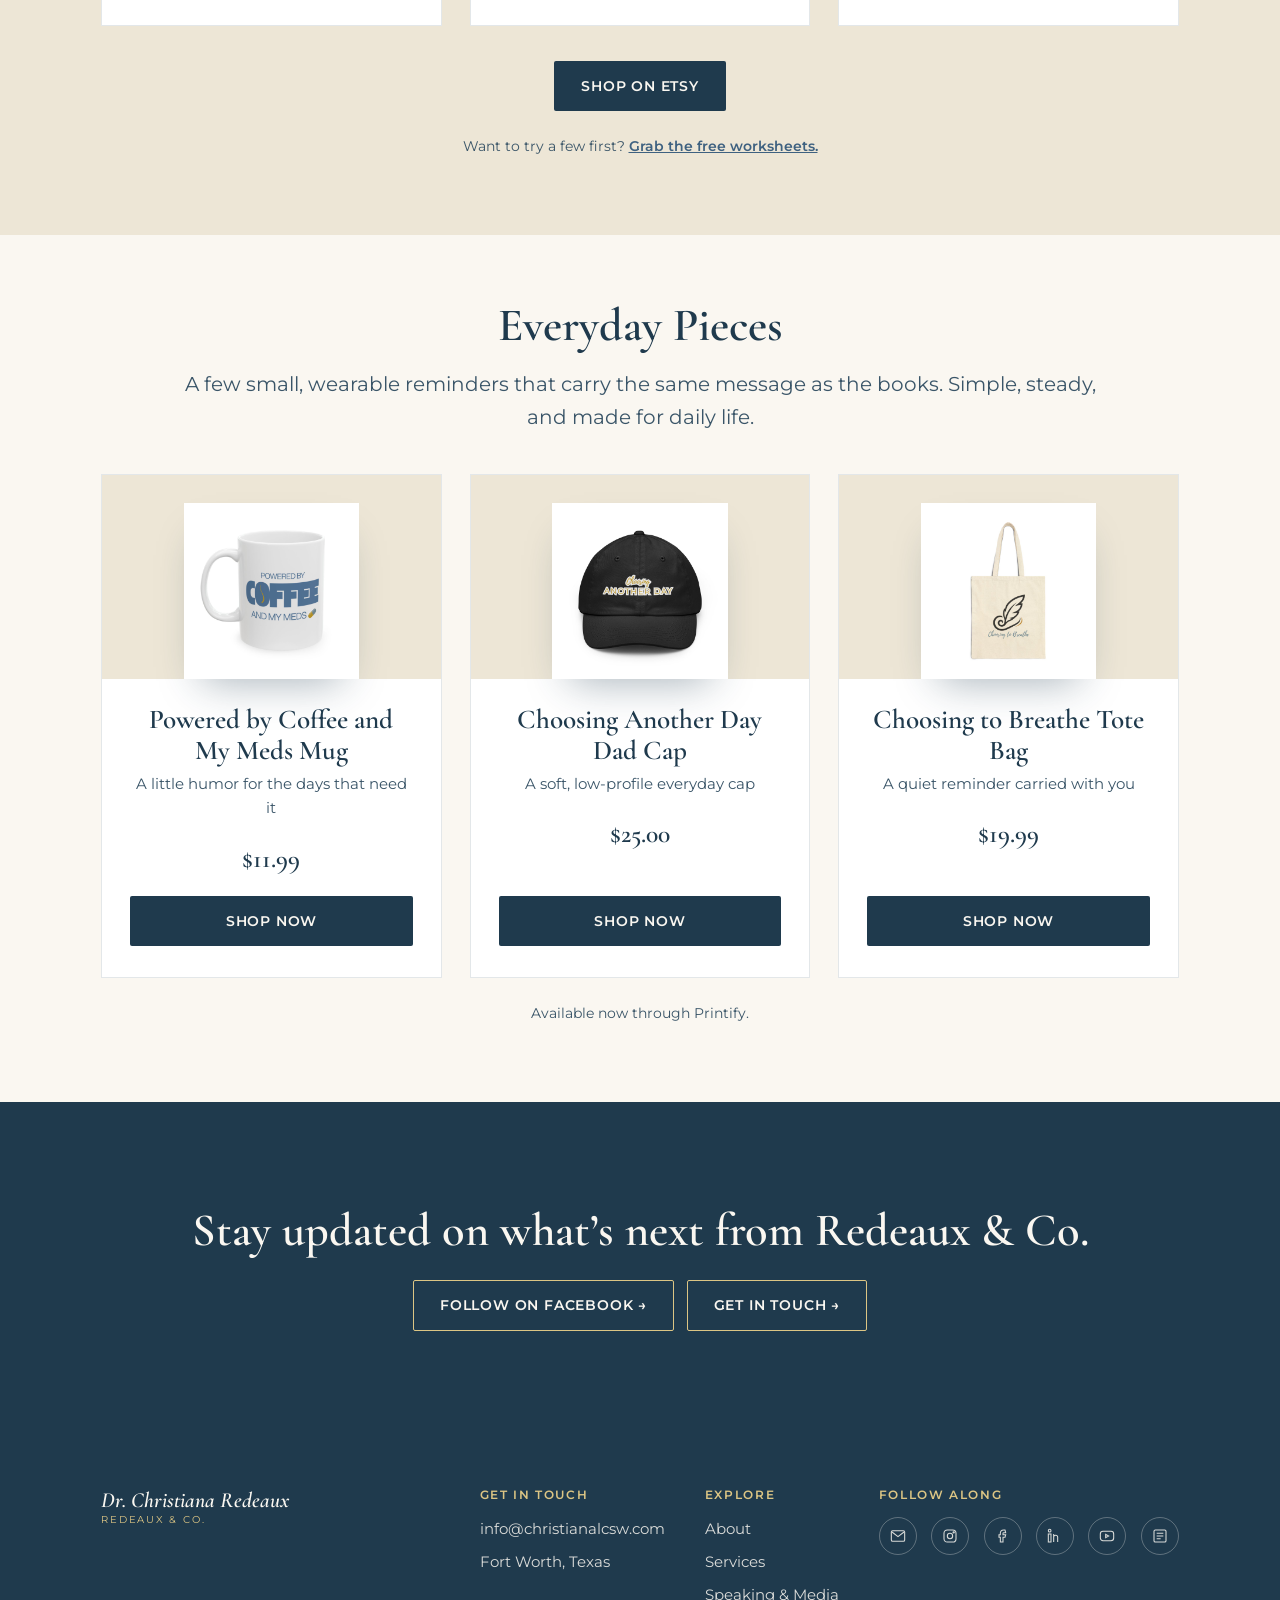
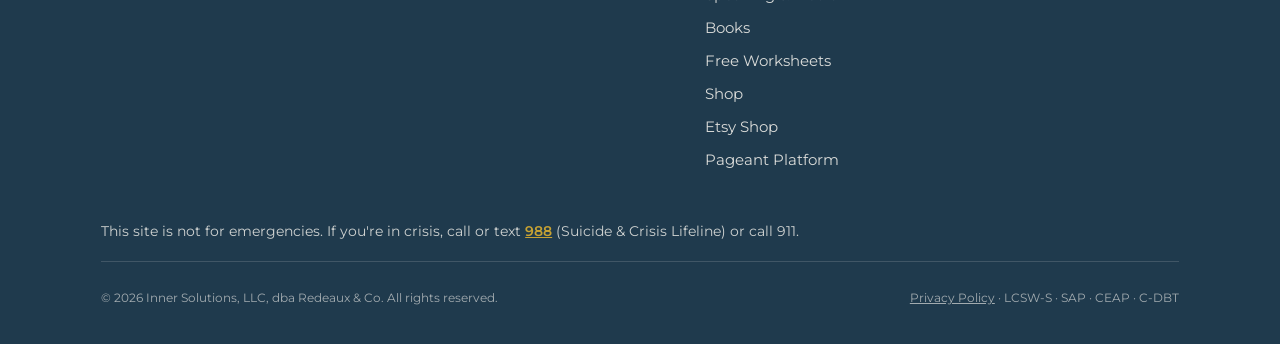
<file: shop.html>
<!DOCTYPE html>
<html lang="en">
<head>
<meta charset="UTF-8">
<meta name="viewport" content="width=device-width, initial-scale=1.0">
<title>Shop Redeaux &amp; Co. | Dr. Christiana Redeaux</title>
<meta name="description" content="Printable tools for clinicians on Etsy, plus hats, totes, and mugs from Redeaux &amp; Co., the brand of Dr. Christiana Redeaux, LCSW-S.">
<link rel="canonical" href="https://christianalcsw.com/shop.html">
<link rel="icon" href="favicon.svg" type="image/svg+xml">
<meta property="og:type" content="website">
<meta property="og:site_name" content="Dr. Christiana Redeaux">
<meta property="og:title" content="Shop Redeaux &amp; Co. | Dr. Christiana Redeaux">
<meta property="og:description" content="Printable tools for clinicians on Etsy, plus hats, totes, and mugs from Redeaux &amp; Co., the brand of Dr. Christiana Redeaux, LCSW-S.">
<meta property="og:url" content="https://christianalcsw.com/shop.html">
<meta property="og:image" content="https://christianalcsw.com/shop-hat.jpg">
<meta name="twitter:card" content="summary_large_image">
<link rel="preconnect" href="https://fonts.googleapis.com">
<link href="https://fonts.googleapis.com/css2?family=Cormorant+Garamond:ital,wght@0,500;0,600;1,500;1,600&family=Montserrat:wght@400;500;600;700&display=swap" rel="stylesheet">
<link rel="stylesheet" href="style.css">
<style>
  /* ---- Shop-specific styles (scoped to this page) ---- */
  .shop-card {
    background: var(--white);
    border: 1px solid var(--line);
    display: flex;
    flex-direction: column;
    overflow: hidden;
    transition: transform 0.25s ease, box-shadow 0.25s ease;
  }
  .shop-card:hover { transform: translateY(-4px); box-shadow: 0 18px 34px -22px rgba(31,58,77,0.35); }
  .shop-cover {
    position: relative;
    background: var(--sand);
    padding: 1.75rem 1.75rem 0;
  }
  .shop-cover img { max-width: 62%; margin: 0 auto; box-shadow: 0 20px 40px -18px rgba(31,58,77,0.4); }
  .shop-badge {
    position: absolute;
    top: 14px;
    left: 14px;
    background: var(--ink);
    color: var(--ivory);
    font-size: 0.65rem;
    font-weight: 600;
    letter-spacing: 0.1em;
    text-transform: uppercase;
    padding: 0.35em 0.7em;
  }
  .shop-badge.live { background: var(--gold); color: var(--ink); }
  .shop-body { padding: 1.6rem 1.75rem 1.9rem; display: flex; flex-direction: column; flex: 1; }
  .shop-body h3 { margin-bottom: 0.3rem; }
  .shop-tagline { color: var(--ink-soft); font-size: 0.92rem; margin-bottom: 1.1rem; }
  .shop-price { font-family: var(--font-display); font-size: 1.6rem; font-weight: 600; margin-bottom: 1rem; }
  .shop-body .btn { margin-top: auto; justify-content: center; width: 100%; }
  .btn-disabled {
    background: var(--sand);
    color: var(--ink-soft);
    border-color: var(--line);
    cursor: default;
    pointer-events: none;
  }
  .bundle-card {
    background: var(--white);
    border: 1px solid var(--line);
    padding: 2rem 1.9rem;
    display: flex;
    flex-direction: column;
  }
  .bundle-card h3 { margin-bottom: 0.35rem; }
  .bundle-includes { color: var(--ink-soft); font-size: 0.85rem; font-style: italic; margin-bottom: 1rem; }
  .bundle-price { font-family: var(--font-display); font-size: 1.9rem; font-weight: 600; margin-bottom: 1.3rem; }
  .bundle-card .btn { justify-content: center; width: 100%; margin-top: auto; }
  .shop-cover.wide { padding: 0; }
  .shop-cover.wide img { max-width: 100%; width: 100%; display: block; box-shadow: none; }
  .rc-about { max-width: 42em; margin: 0 auto; }
  .rc-about p { color: var(--ink-soft); margin-bottom: 1rem; }
  .shop-note {
    font-size: 0.85rem;
    color: var(--ink-soft);
    text-align: center;
    margin-top: 1.5rem;
  }
</style>
</head>
<body>

<header class="site-nav">
  <div class="wrap">
    <a href="index.html" class="wordmark">
      <span class="name">Dr. Christiana Redeaux</span>
      <span class="biz">Redeaux &amp; Co.</span>
    </a>
    <button class="nav-toggle" aria-label="Toggle menu" aria-expanded="false">
      <span></span><span></span><span></span>
    </button>
    <ul class="nav-links">
      <li><a href="index.html">Home</a></li>
      <li><a href="about.html">About</a></li>
      <li><a href="services.html">Services</a></li>
      <li><a href="speaking.html">Speaking &amp; Media</a></li>
      <li><a href="books.html">Books &amp; Resources</a></li>
      <li><a href="shop.html" aria-current="page">Shop</a></li>
      <li><a href="contact.html">Contact</a></li>
    </ul>
  </div>
</header>

<main>

  <section class="page-hero">
    <div class="wrap center">
      <span class="eyebrow">Redeaux &amp; Co.</span>
      <h1 style="max-width:none;">Shop Redeaux &amp; Co.</h1>
      <p class="lede" style="margin:0 auto;">Printable tools for clinicians, plus hats, totes, and mugs. Looking for the books? <a href="books.html" style="color:var(--blue-deep); font-weight:600;">They&rsquo;re here.</a></p>
    </div>
  </section>

  <!-- ===== ABOUT REDEAUX & CO. ===== -->
  <section class="section-tight">
    <div class="wrap center">
      <div class="rc-about">
        <span class="eyebrow">What is Redeaux &amp; Co.?</span>
        <h2 style="margin-bottom:1.2rem;">Tools I wish I&rsquo;d had</h2>
        <p>Redeaux &amp; Co. is the home for everything I make that you can print, hold, or wear. That includes my books, printable tools for clinicians and the people they serve, and a few everyday pieces with a message.</p>
        <p>Redeaux is my family name, and the fleur-de-lis is a nod to my Louisiana roots. I put my name on it because every product is written or reviewed by me, a licensed clinical social worker. If it has the Redeaux &amp; Co. name on it, I stand behind it.</p>
      </div>
    </div>
  </section>

  <!-- ===== ETSY: PRINTABLE TOOLS ===== -->
  <section class="section-tight bg-sand" id="etsy">
    <div class="wrap">
      <span class="eyebrow">Now on Etsy</span>
      <h2 style="margin-bottom:0.5rem;">Printable Tools</h2>
      <p class="lede" style="margin-bottom:2rem;">Fillable trackers, supervision forms, and client handouts from Redeaux &amp; Co. Download right after checkout.</p>

      <div class="grid-3">

        <div class="shop-card">
          <div class="shop-cover">
            <span class="shop-badge live">Instant Download</span>
            <img src="etsy-hour-tracker.jpg" alt="Supervision Hour Tracker cover page" loading="lazy">
          </div>
          <div class="shop-body">
            <h3>Supervision Hour Tracker</h3>
            <p class="shop-tagline">Fillable PDF that does the math. Texas LCSW and any-state versions.</p>
            <div class="shop-price">$12.99</div>
          </div>
        </div>

        <div class="shop-card">
          <div class="shop-cover">
            <span class="shop-badge live">Instant Download</span>
            <img src="etsy-supervision-kit.jpg" alt="Supervision File Kit cover page" loading="lazy">
          </div>
          <div class="shop-body">
            <h3>Supervision File Kit</h3>
            <p class="shop-tagline">Fillable PDF plus 3 editable Word files. Texas and any-state versions.</p>
            <div class="shop-price">$24.99</div>
          </div>
        </div>

        <div class="shop-card">
          <div class="shop-cover">
            <span class="shop-badge live">Instant Download</span>
            <img src="etsy-worksheet-pack.jpg" alt="Crisis Skills Worksheet Pack cover page" loading="lazy">
          </div>
          <div class="shop-body">
            <h3>Crisis Skills Worksheet Pack</h3>
            <p class="shop-tagline">17 plain-language handouts for clinicians, case managers, and groups.</p>
            <div class="shop-price">$12.99</div>
          </div>
        </div>

      </div>
      <div style="text-align:center; margin-top:2.2rem;"><a href="https://www.etsy.com/shop/RedeauxAndCo" target="_blank" rel="noopener" class="btn btn-primary">Shop on Etsy</a></div>
      <p class="shop-note">Want to try a few first? <a href="books.html#free-worksheets" style="color:var(--blue-deep); font-weight:600;">Grab the free worksheets.</a></p>
    </div>
  </section>

  <!-- ===== EVERYDAY PIECES (PRINTIFY) ===== -->
  <section class="section-tight">
    <div class="wrap center">
      <h2 style="margin-bottom:1rem;">Everyday Pieces</h2>
      <p class="lede" style="margin:0 auto 2.5rem;">A few small, wearable reminders that carry the same message as the books. Simple, steady, and made for daily life.</p>

      <div class="grid-3">

        <div class="shop-card">
          <div class="shop-cover">
            <img src="shop-mug.jpg" alt="Powered by Coffee and My Meds mug">
          </div>
          <div class="shop-body">
            <h3>Powered by Coffee and My Meds Mug</h3>
            <p class="shop-tagline">A little humor for the days that need it</p>
            <div class="shop-price">$11.99</div>
            <a href="https://redeaux-and-co.printify.me/product/32206195" target="_blank" rel="noopener" class="btn btn-primary">Shop Now</a>
          </div>
        </div>

        <div class="shop-card">
          <div class="shop-cover">
            <img loading="lazy" src="shop-hat.jpg" alt="Choosing Another Day embroidered dad cap">
          </div>
          <div class="shop-body">
            <h3>Choosing Another Day Dad Cap</h3>
            <p class="shop-tagline">A soft, low-profile everyday cap</p>
            <div class="shop-price">$25.00</div>
            <a href="https://redeaux-and-co.printify.me/product/32569285" target="_blank" rel="noopener" class="btn btn-primary">Shop Now</a>
          </div>
        </div>

        <div class="shop-card">
          <div class="shop-cover">
            <img loading="lazy" src="shop-tote.jpg" alt="Choosing to Breathe canvas tote bag">
          </div>
          <div class="shop-body">
            <h3>Choosing to Breathe Tote Bag</h3>
            <p class="shop-tagline">A quiet reminder carried with you</p>
            <div class="shop-price">$19.99</div>
            <a href="https://redeaux-and-co.printify.me/product/32205948" target="_blank" rel="noopener" class="btn btn-primary">Shop Now</a>
          </div>
        </div>

      </div>
      <p class="shop-note">Available now through Printify.</p>
    </div>
  </section>

  <section class="bg-ink center">
    <div class="wrap">
      <h2>Stay updated on what&rsquo;s next from Redeaux &amp; Co.</h2>
      <div style="display:flex; flex-wrap:wrap; justify-content:center; gap:0.8rem;">
        <a href="https://www.facebook.com/redeauxandco" target="_blank" rel="noopener" class="btn btn-ghost on-dark">Follow on Facebook &rarr;</a>
        <a href="contact.html" class="btn btn-ghost on-dark">Get in Touch &rarr;</a>
      </div>
    </div>
  </section>

</main>

<footer class="site-footer">
  <div class="wrap">
    <div class="footer-top">
      <div class="wordmark">
        <span class="name">Dr. Christiana Redeaux</span>
        <span class="biz">Redeaux &amp; Co.</span>
      </div>
      <div class="footer-links">
        <div class="footer-col">
          <h4>Get in Touch</h4>
          <a href="mailto:info@christianalcsw.com">info@christianalcsw.com</a>
          <p>Fort Worth, Texas</p>
        </div>
        <div class="footer-col">
          <h4>Explore</h4>
          <a href="about.html">About</a>
          <a href="services.html">Services</a>
          <a href="speaking.html">Speaking &amp; Media</a>
          <a href="books.html">Books</a>
          <a href="books.html#free-worksheets">Free Worksheets</a>
          <a href="shop.html">Shop</a>
          <a href="https://www.etsy.com/shop/RedeauxAndCo" target="_blank" rel="noopener">Etsy Shop</a>
          <a href="platform.html">Pageant Platform</a>
        </div>
        <div class="footer-col">
          <h4>Follow Along</h4>
          <div class="social-row">
            <a href="mailto:info@christianalcsw.com" aria-label="Email"><svg width="16" height="16" viewBox="0 0 24 24" fill="none" stroke="currentColor" stroke-width="1.6"><rect x="2" y="4" width="20" height="16" rx="2"/><path d="M3 6l9 7 9-7"/></svg></a>
            <a href="https://www.instagram.com/redeauxandco/" target="_blank" rel="noopener" aria-label="Instagram"><svg width="16" height="16" viewBox="0 0 24 24" fill="none" stroke="currentColor" stroke-width="1.6"><rect x="3" y="3" width="18" height="18" rx="5"/><circle cx="12" cy="12" r="4"/><circle cx="17.5" cy="6.5" r="1"/></svg></a>
            <a href="https://www.facebook.com/redeauxandco" target="_blank" rel="noopener" aria-label="Redeaux &amp; Co. on Facebook"><svg width="16" height="16" viewBox="0 0 24 24" fill="none" stroke="currentColor" stroke-width="1.6"><path d="M15 3h-2a5 5 0 0 0-5 5v2H6v4h2v7h4v-7h3l1-4h-4V8a1 1 0 0 1 1-1h3z"/></svg></a>
            <a href="https://www.linkedin.com/in/christianaredeaux/" target="_blank" rel="noopener" aria-label="LinkedIn"><svg width="16" height="16" viewBox="0 0 24 24" fill="none" stroke="currentColor" stroke-width="1.6"><rect x="2" y="9" width="4" height="12"/><circle cx="4" cy="4" r="2"/><path d="M10 21v-7a3 3 0 0 1 6 0v7M10 9v12"/></svg></a>
            <a href="https://www.youtube.com/@drchristianalcsw" target="_blank" rel="noopener" aria-label="YouTube"><svg width="16" height="16" viewBox="0 0 24 24" fill="none" stroke="currentColor" stroke-width="1.6"><rect x="2" y="5" width="20" height="14" rx="4"/><path d="M10 9.5v5l4.5-2.5z"/></svg></a>
            <a href="https://socialworkeroffduty.substack.com" target="_blank" rel="noopener" aria-label="Substack"><svg width="16" height="16" viewBox="0 0 24 24" fill="none" stroke="currentColor" stroke-width="1.6"><rect x="3" y="3" width="18" height="18" rx="2"/><path d="M7 8h10M7 12h10M7 16h6"/></svg></a>
          </div>
        </div>
      </div>
    </div>
    <p class="footer-crisis">This site is not for emergencies. If you're in crisis, call or text <a href="tel:988">988</a> (Suicide &amp; Crisis Lifeline) or call 911.</p>
    <div class="footer-bottom">
      <span>&copy; 2026 Inner Solutions, LLC, dba Redeaux &amp; Co. All rights reserved.</span>
      <span><a href="privacy.html">Privacy Policy</a> &middot; LCSW-S &middot; SAP &middot; CEAP &middot; C-DBT</span>
    </div>
  </div>
</footer>
<script src="main.js"></script>
<!-- Cloudflare Web Analytics --><script type='module' src='https://static.cloudflareinsights.com/beacon.min.js' data-cf-beacon='{"token": "75fb87a5f35241efbea28dea47acafc8"}'></script><!-- End Cloudflare Web Analytics -->
</body>
</html>
</file>
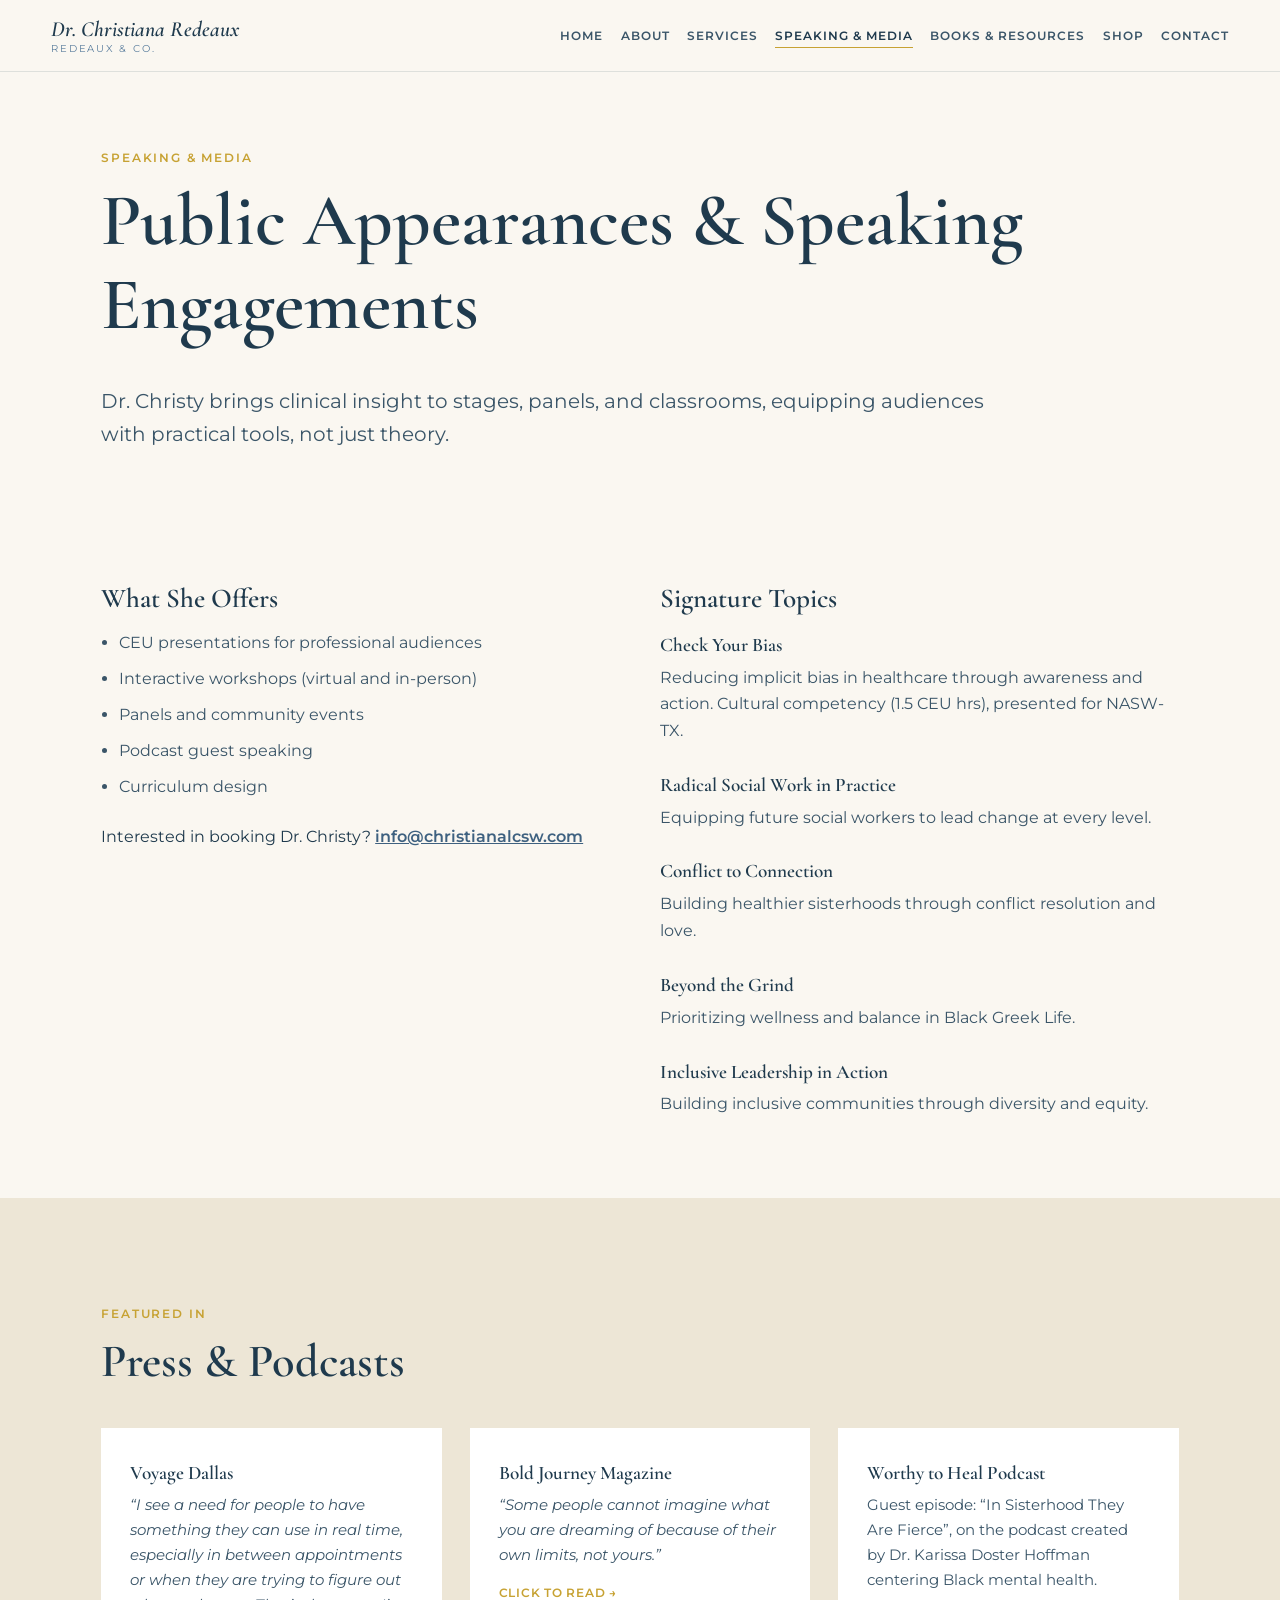
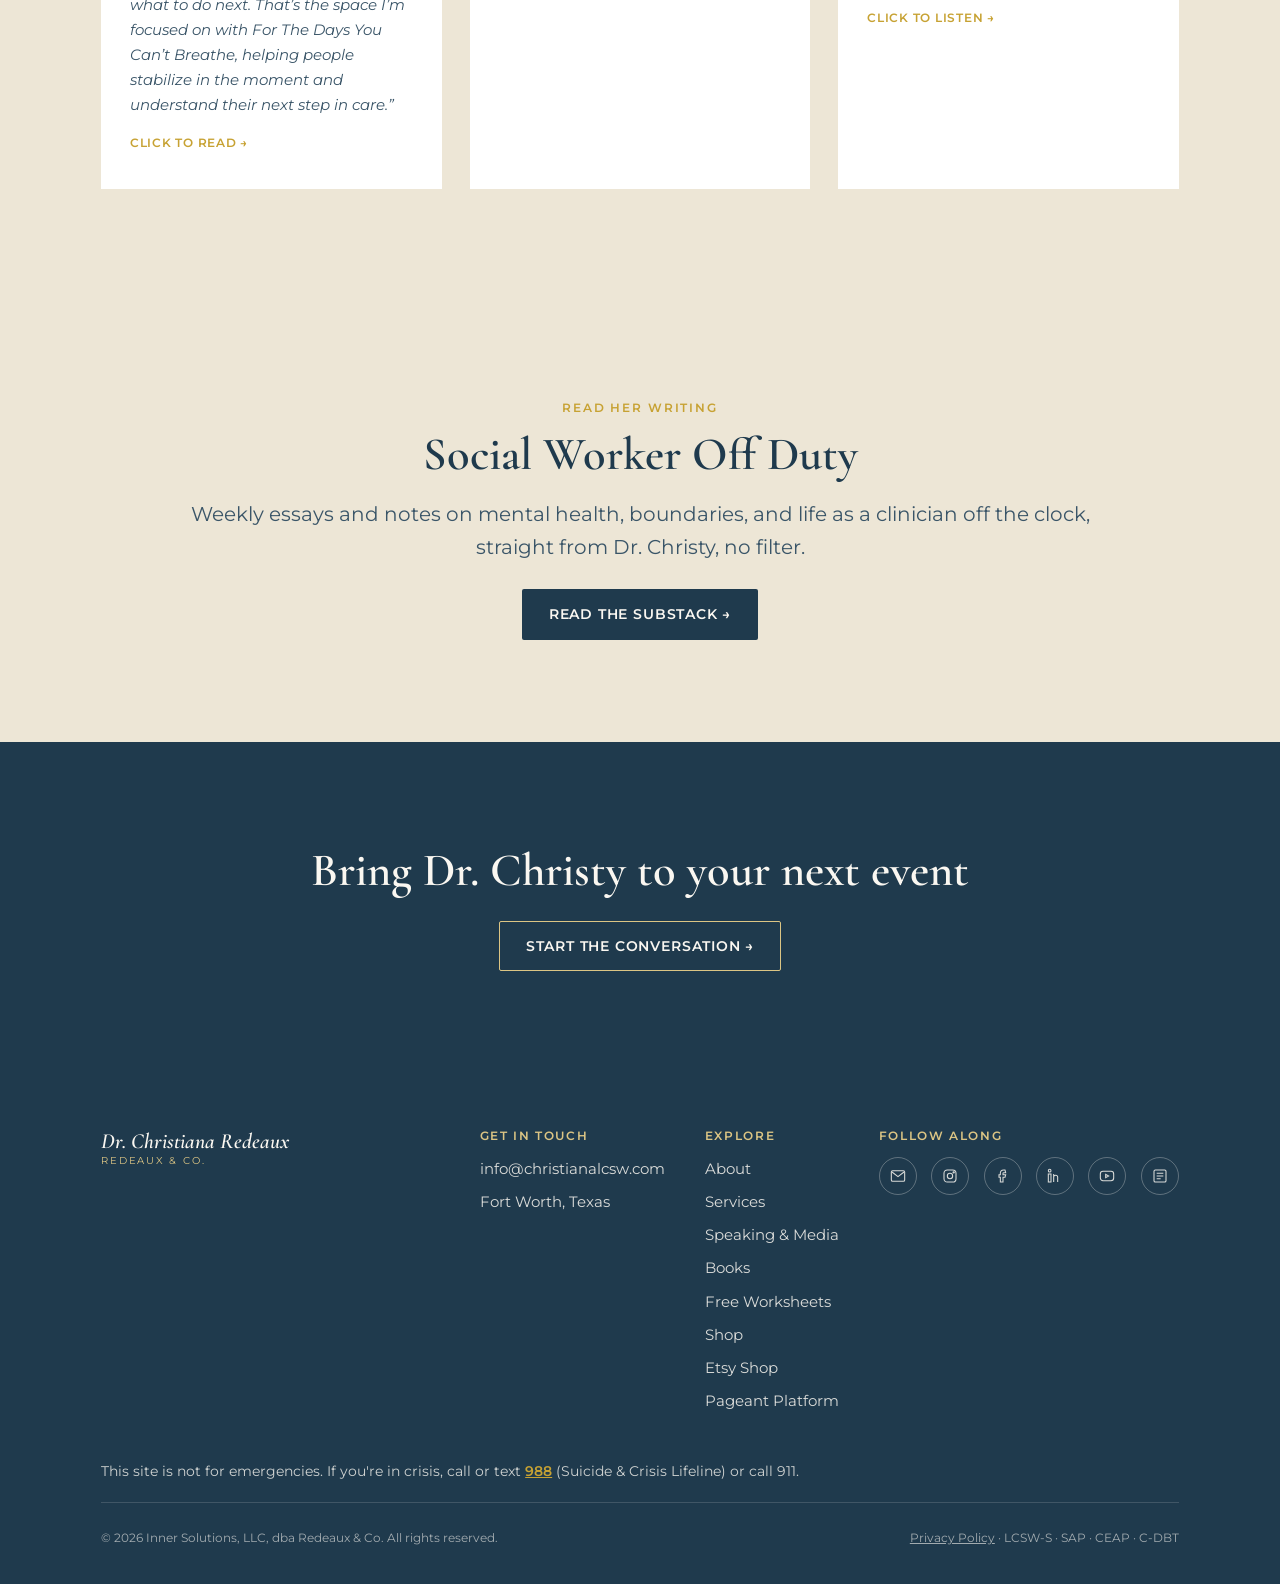
<file: speaking.html>
<!DOCTYPE html>
<html lang="en">
<head>
<meta charset="UTF-8">
<meta name="viewport" content="width=device-width, initial-scale=1.0">
<title>Speaking &amp; Media | Dr. Christiana Redeaux</title>
<meta name="description" content="CEU presentations, workshops, panels, and press features for Dr. Christiana Redeaux, LCSW-S.">
<link rel="canonical" href="https://christianalcsw.com/speaking.html">
<link rel="icon" href="favicon.svg" type="image/svg+xml">
<meta property="og:type" content="website">
<meta property="og:site_name" content="Dr. Christiana Redeaux">
<meta property="og:title" content="Speaking &amp; Media | Dr. Christiana Redeaux">
<meta property="og:description" content="CEU presentations, workshops, panels, and press features for Dr. Christiana Redeaux, LCSW-S.">
<meta property="og:url" content="https://christianalcsw.com/speaking.html">
<meta property="og:image" content="https://christianalcsw.com/hero.jpg">
<meta name="twitter:card" content="summary_large_image">
<link rel="preconnect" href="https://fonts.googleapis.com">
<link href="https://fonts.googleapis.com/css2?family=Cormorant+Garamond:ital,wght@0,500;0,600;1,500;1,600&family=Montserrat:wght@400;500;600;700&display=swap" rel="stylesheet">
<link rel="stylesheet" href="style.css">
</head>
<body>

<header class="site-nav">
  <div class="wrap">
    <a href="index.html" class="wordmark">
      <span class="name">Dr. Christiana Redeaux</span>
      <span class="biz">Redeaux &amp; Co.</span>
    </a>
    <button class="nav-toggle" aria-label="Toggle menu" aria-expanded="false">
      <span></span><span></span><span></span>
    </button>
    <ul class="nav-links">
      <li><a href="index.html">Home</a></li>
      <li><a href="about.html">About</a></li>
      <li><a href="services.html">Services</a></li>
      <li><a href="speaking.html" aria-current="page">Speaking &amp; Media</a></li>
      <li><a href="books.html">Books &amp; Resources</a></li>
      <li><a href="shop.html">Shop</a></li>
      <li><a href="contact.html">Contact</a></li>
    </ul>
  </div>
</header>

<main>

  <section class="page-hero">
    <div class="wrap">
      <span class="eyebrow">Speaking &amp; Media</span>
      <h1>Public Appearances &amp; Speaking Engagements</h1>
      <p class="lede">Dr. Christy brings clinical insight to stages, panels, and classrooms, equipping audiences with practical tools, not just theory.</p>
    </div>
  </section>

  <section class="section-tight">
    <div class="wrap grid-2">
      <div>
        <h3>What She Offers</h3>
        <ul style="padding-left:1.1rem; color:var(--ink-soft);">
          <li style="margin-bottom:0.6rem;">CEU presentations for professional audiences</li>
          <li style="margin-bottom:0.6rem;">Interactive workshops (virtual and in-person)</li>
          <li style="margin-bottom:0.6rem;">Panels and community events</li>
          <li style="margin-bottom:0.6rem;">Podcast guest speaking</li>
          <li style="margin-bottom:0.6rem;">Curriculum design</li>
        </ul>
        <p style="margin-top:1.5rem;">Interested in booking Dr. Christy? <a href="mailto:info@christianalcsw.com" style="color:var(--blue-deep); font-weight:600;">info@christianalcsw.com</a></p>
      </div>
      <div>
        <h3>Signature Topics</h3>
        <dl class="dl">
          <div>
            <dt>Check Your Bias</dt>
            <dd>Reducing implicit bias in healthcare through awareness and action. Cultural competency (1.5 CEU hrs), presented for NASW-TX.</dd>
          </div>
          <div>
            <dt>Radical Social Work in Practice</dt>
            <dd>Equipping future social workers to lead change at every level.</dd>
          </div>
          <div>
            <dt>Conflict to Connection</dt>
            <dd>Building healthier sisterhoods through conflict resolution and love.</dd>
          </div>
          <div>
            <dt>Beyond the Grind</dt>
            <dd>Prioritizing wellness and balance in Black Greek Life.</dd>
          </div>
          <div>
            <dt>Inclusive Leadership in Action</dt>
            <dd>Building inclusive communities through diversity and equity.</dd>
          </div>
        </dl>
      </div>
    </div>
  </section>

  <section id="press" class="bg-sand">
    <div class="wrap">
      <span class="eyebrow">Featured In</span>
      <h2 style="margin-bottom:2.5rem;">Press &amp; Podcasts</h2>
      <div class="grid-3">
        <a href="https://voyagedallas.com/interview/life-work-with-christiana-redeaux-of-fort-worth-tx/" target="_blank" rel="noopener" class="card" style="border:none; background:var(--white); display:block; text-decoration:none; color:inherit;">
          <h3 style="font-size:1.2rem;">Voyage Dallas</h3>
          <p style="font-style:italic; color:var(--ink-soft);">&ldquo;I see a need for people to have something they can use in real time, especially in between appointments or when they are trying to figure out what to do next. That&rsquo;s the space I&rsquo;m focused on with For The Days You Can&rsquo;t Breathe, helping people stabilize in the moment and understand their next step in care.&rdquo;</p>
          <span class="card-link">Click to Read &rarr;</span>
        </a>
        <a href="https://boldjourney.com/meet-dr-christiana-redeaux-lcsw-s/" target="_blank" rel="noopener" class="card" style="border:none; background:var(--white); display:block; text-decoration:none; color:inherit;">
          <h3 style="font-size:1.2rem;">Bold Journey Magazine</h3>
          <p style="font-style:italic; color:var(--ink-soft);">&ldquo;Some people cannot imagine what you are dreaming of because of their own limits, not yours.&rdquo;</p>
          <span class="card-link">Click to Read &rarr;</span>
        </a>
        <a href="https://open.spotify.com/episode/58p0jp91QIDhpDIFjHvJNF" target="_blank" rel="noopener" class="card" style="border:none; background:var(--white); display:block; text-decoration:none; color:inherit;">
          <h3 style="font-size:1.2rem;">Worthy to Heal Podcast</h3>
          <p style="color:var(--ink-soft);">Guest episode: &ldquo;In Sisterhood They Are Fierce&rdquo;, on the podcast created by Dr. Karissa Doster Hoffman centering Black mental health.</p>
          <span class="card-link">Click to Listen &rarr;</span>
        </a>
      </div>
    </div>
  </section>

  <section class="bg-sand center">
    <div class="wrap">
      <span class="eyebrow">Read Her Writing</span>
      <h2 style="margin-bottom:1rem;">Social Worker Off Duty</h2>
      <p class="lede" style="margin:0 auto 1.6rem;">Weekly essays and notes on mental health, boundaries, and life as a clinician off the clock, straight from Dr. Christy, no filter.</p>
      <a href="https://socialworkeroffduty.substack.com" target="_blank" rel="noopener" class="btn btn-primary">Read the Substack &rarr;</a>
    </div>
  </section>

  <section class="bg-ink center">
    <div class="wrap">
      <h2>Bring Dr. Christy to your next event</h2>
      <a href="contact.html" class="btn btn-ghost on-dark">Start the Conversation &rarr;</a>
    </div>
  </section>

</main>

<footer class="site-footer">
  <div class="wrap">
    <div class="footer-top">
      <div class="wordmark">
        <span class="name">Dr. Christiana Redeaux</span>
        <span class="biz">Redeaux &amp; Co.</span>
      </div>
      <div class="footer-links">
        <div class="footer-col">
          <h4>Get in Touch</h4>
          <a href="mailto:info@christianalcsw.com">info@christianalcsw.com</a>
          <p>Fort Worth, Texas</p>
        </div>
        <div class="footer-col">
          <h4>Explore</h4>
          <a href="about.html">About</a>
          <a href="services.html">Services</a>
          <a href="speaking.html">Speaking &amp; Media</a>
          <a href="books.html">Books</a>
          <a href="books.html#free-worksheets">Free Worksheets</a>
          <a href="shop.html">Shop</a>
          <a href="https://www.etsy.com/shop/RedeauxAndCo" target="_blank" rel="noopener">Etsy Shop</a>
          <a href="platform.html">Pageant Platform</a>
        </div>
        <div class="footer-col">
          <h4>Follow Along</h4>
          <div class="social-row">
            <a href="mailto:info@christianalcsw.com" aria-label="Email"><svg width="16" height="16" viewBox="0 0 24 24" fill="none" stroke="currentColor" stroke-width="1.6"><rect x="2" y="4" width="20" height="16" rx="2"/><path d="M3 6l9 7 9-7"/></svg></a>
            <a href="https://www.instagram.com/redeauxandco/" target="_blank" rel="noopener" aria-label="Instagram"><svg width="16" height="16" viewBox="0 0 24 24" fill="none" stroke="currentColor" stroke-width="1.6"><rect x="3" y="3" width="18" height="18" rx="5"/><circle cx="12" cy="12" r="4"/><circle cx="17.5" cy="6.5" r="1"/></svg></a>
            <a href="https://www.facebook.com/redeauxandco" target="_blank" rel="noopener" aria-label="Redeaux &amp; Co. on Facebook"><svg width="16" height="16" viewBox="0 0 24 24" fill="none" stroke="currentColor" stroke-width="1.6"><path d="M15 3h-2a5 5 0 0 0-5 5v2H6v4h2v7h4v-7h3l1-4h-4V8a1 1 0 0 1 1-1h3z"/></svg></a>
            <a href="https://www.linkedin.com/in/christianaredeaux/" target="_blank" rel="noopener" aria-label="LinkedIn"><svg width="16" height="16" viewBox="0 0 24 24" fill="none" stroke="currentColor" stroke-width="1.6"><rect x="2" y="9" width="4" height="12"/><circle cx="4" cy="4" r="2"/><path d="M10 21v-7a3 3 0 0 1 6 0v7M10 9v12"/></svg></a>
            <a href="https://www.youtube.com/@drchristianalcsw" target="_blank" rel="noopener" aria-label="YouTube"><svg width="16" height="16" viewBox="0 0 24 24" fill="none" stroke="currentColor" stroke-width="1.6"><rect x="2" y="5" width="20" height="14" rx="4"/><path d="M10 9.5v5l4.5-2.5z"/></svg></a>
            <a href="https://socialworkeroffduty.substack.com" target="_blank" rel="noopener" aria-label="Substack"><svg width="16" height="16" viewBox="0 0 24 24" fill="none" stroke="currentColor" stroke-width="1.6"><rect x="3" y="3" width="18" height="18" rx="2"/><path d="M7 8h10M7 12h10M7 16h6"/></svg></a>
          </div>
        </div>
      </div>
    </div>
    <p class="footer-crisis">This site is not for emergencies. If you're in crisis, call or text <a href="tel:988">988</a> (Suicide &amp; Crisis Lifeline) or call 911.</p>
    <div class="footer-bottom">
      <span>&copy; 2026 Inner Solutions, LLC, dba Redeaux &amp; Co. All rights reserved.</span>
      <span><a href="privacy.html">Privacy Policy</a> &middot; LCSW-S &middot; SAP &middot; CEAP &middot; C-DBT</span>
    </div>
  </div>
</footer>
<script src="main.js"></script>
<!-- Cloudflare Web Analytics --><script type='module' src='https://static.cloudflareinsights.com/beacon.min.js' data-cf-beacon='{"token": "75fb87a5f35241efbea28dea47acafc8"}'></script><!-- End Cloudflare Web Analytics -->
</body>
</html>
</file>
<file: style.css>
/* ============================================
   Dr. Christiana Redeaux / Redeaux & Co.
   Design tokens
   ============================================ */
:root {
  --ink: #1F3A4D;
  --ink-soft: #3A5568;
  --blue: #5C7F9E;
  --blue-deep: #3E6180;
  --gold: #C7A233;
  --gold-soft: #DCC584;
  --ivory: #FAF7F1;
  --sand: #EDE6D6;
  --white: #FFFFFF;
  --line: rgba(31, 58, 77, 0.12);

  --font-display: 'Cormorant Garamond', Georgia, serif;
  --font-body: 'Montserrat', -apple-system, BlinkMacSystemFont, sans-serif;

  --max: 1180px;
  --pad: clamp(1.25rem, 4vw, 3.5rem);
}

* { box-sizing: border-box; }
html { scroll-behavior: smooth; }

body {
  margin: 0;
  background: var(--ivory);
  color: var(--ink);
  font-family: var(--font-body);
  font-size: 16px;
  line-height: 1.65;
  -webkit-font-smoothing: antialiased;
}

img { max-width: 100%; display: block; }

a { color: inherit; }

h1, h2, h3, h4 {
  font-family: var(--font-display);
  font-weight: 600;
  line-height: 1.15;
  margin: 0 0 0.5em;
  color: var(--ink);
}

h1 { font-size: clamp(2.6rem, 6vw, 4.6rem); font-weight: 600; }
h2 { font-size: clamp(2rem, 4vw, 2.9rem); }
h3 { font-size: clamp(1.35rem, 2.4vw, 1.7rem); }

p { margin: 0 0 1em; }

.eyebrow {
  display: inline-block;
  font-family: var(--font-body);
  font-size: 0.72rem;
  font-weight: 600;
  letter-spacing: 0.16em;
  text-transform: uppercase;
  color: var(--gold);
  margin-bottom: 0.9em;
}

.lede {
  font-size: clamp(1.05rem, 1.6vw, 1.25rem);
  color: var(--ink-soft);
  max-width: 46em;
}

.wrap {
  max-width: var(--max);
  margin: 0 auto;
  padding-left: var(--pad);
  padding-right: var(--pad);
}

section { padding: clamp(3.5rem, 8vw, 6.5rem) 0; }
.section-tight { padding: clamp(2.5rem, 5vw, 4rem) 0; }

.bg-sand { background: var(--sand); }
.bg-ink { background: var(--ink); color: var(--ivory); }
.bg-ink h2, .bg-ink h3, .bg-ink h1 { color: var(--ivory); }
.bg-blue { background: var(--blue-deep); color: var(--ivory); }
.bg-blue h2, .bg-blue h3 { color: var(--ivory); }

/* ---------- Buttons ---------- */
.btn {
  display: inline-flex;
  align-items: center;
  gap: 0.5em;
  font-family: var(--font-body);
  font-size: 0.85rem;
  font-weight: 600;
  letter-spacing: 0.06em;
  text-transform: uppercase;
  text-decoration: none;
  padding: 0.95em 1.9em;
  border-radius: 2px;
  border: 1px solid transparent;
  cursor: pointer;
  transition: transform 0.25s ease, background 0.25s ease, color 0.25s ease, border-color 0.25s ease;
}
.btn-primary {
  background: var(--ink);
  color: var(--ivory);
}
.btn-primary:hover { background: var(--gold); color: var(--ink); transform: translateY(-2px); }

.btn-ghost {
  background: transparent;
  color: var(--ink);
  border-color: var(--ink);
}
.btn-ghost:hover { background: var(--ink); color: var(--ivory); transform: translateY(-2px); }

.on-dark.btn-ghost { color: var(--ivory); border-color: var(--gold-soft); }
.on-dark.btn-ghost:hover { background: var(--gold); color: var(--ink); border-color: var(--gold); }

/* ---------- Nav ---------- */
.site-nav {
  position: sticky;
  top: 0;
  z-index: 50;
  background: rgba(250, 247, 241, 0.92);
  backdrop-filter: blur(8px);
  border-bottom: 1px solid var(--line);
}
.site-nav .wrap {
  max-width: 1320px;
  gap: 2rem;
  display: flex;
  align-items: center;
  justify-content: space-between;
  padding-top: 1.1rem;
  padding-bottom: 1.1rem;
}
.wordmark {
  text-decoration: none;
  line-height: 1.1;
}
.wordmark .name {
  white-space: nowrap;
  font-family: var(--font-display);
  font-style: italic;
  font-size: 1.35rem;
  font-weight: 600;
  color: var(--ink);
  display: block;
}
.wordmark .biz {
  font-family: var(--font-body);
  font-size: 0.62rem;
  letter-spacing: 0.18em;
  text-transform: uppercase;
  color: var(--blue);
  display: block;
  margin-top: 0.15em;
}
.nav-links {
  display: flex;
  gap: clamp(0.9rem, 1.35vw, 2.1rem);
  list-style: none;
  margin: 0;
  padding: 0;
}
.nav-links a {
  text-decoration: none;
  white-space: nowrap;
  font-size: 0.78rem;
  font-weight: 600;
  letter-spacing: 0.08em;
  text-transform: uppercase;
  color: var(--ink-soft);
  padding-bottom: 4px;
  border-bottom: 1px solid transparent;
  transition: color 0.2s ease, border-color 0.2s ease;
}
.nav-links a:hover,
.nav-links a[aria-current="page"] {
  color: var(--ink);
  border-color: var(--gold);
}
.nav-toggle {
  display: none;
  background: none;
  border: none;
  cursor: pointer;
  padding: 0.4rem;
}
.nav-toggle span {
  display: block;
  width: 24px;
  height: 2px;
  background: var(--ink);
  margin: 5px 0;
}

@media (max-width: 1260px) {
  .nav-toggle { display: block; }
  .nav-links {
    position: absolute;
    top: 100%;
    left: 0;
    right: 0;
    background: var(--ivory);
    flex-direction: column;
    gap: 0;
    border-bottom: 1px solid var(--line);
    max-height: 0;
    overflow: hidden;
    transition: max-height 0.3s ease;
  }
  .nav-links.open { max-height: 560px; }
  .nav-links li { border-top: 1px solid var(--line); }
  .nav-links a { display: block; padding: 1rem var(--pad); }
}

/* ---------- Breath line signature ---------- */
.breath-line { display: block; width: 100%; height: auto; overflow: visible; }
.breath-line path {
  fill: none;
  stroke: var(--gold);
  stroke-width: 3;
  stroke-linecap: round;
  transform-box: fill-box;
  transform-origin: center;
  animation: breathe 6.5s ease-in-out infinite;
}
.breath-ambient path { stroke: var(--blue); stroke-width: 2.5; }
@keyframes breathe {
  0%, 100% { transform: scaleY(0.55); }
  50% { transform: scaleY(1.25); }
}
.breath-divider { max-width: 220px; margin: 0 auto; opacity: 0.8; }
.breath-divider.left { margin: 0; }

.breath-ambient {
  position: absolute;
  z-index: 0;
  opacity: 0.16;
  pointer-events: none;
}

@media (prefers-reduced-motion: reduce) {
  .breath-line path { animation: none; transform: scaleY(0.9); }
}

/* ---------- Hero ---------- */
.hero {
  position: relative;
  overflow: hidden;
  padding-top: clamp(3rem, 7vw, 5rem);
}
.hero .wrap {
  display: grid;
  grid-template-columns: 1.1fr 0.9fr;
  gap: 2.5rem;
  align-items: center;
}
.hero-copy { position: relative; z-index: 2; }
.hero-actions { display: flex; flex-wrap: wrap; gap: 1rem; margin-top: 1.8rem; }
.hero-figure {
  position: relative;
  display: flex;
  justify-content: center;
  align-items: center;
}
@media (max-width: 900px) {
  .hero .wrap { grid-template-columns: 1fr; text-align: left; }
  .hero-figure { order: -1; max-width: 300px; margin: 0 auto 1.5rem; }
}

/* ---------- Gold frame device (recurring photo treatment) ---------- */
.photo-frame {
  position: relative;
  z-index: 2;
  max-width: 380px;
  margin: 0 auto;
}
.photo-frame::after {
  content: '';
  position: absolute;
  top: 18px;
  left: 18px;
  right: -18px;
  bottom: -18px;
  border: 1.5px solid var(--gold);
  z-index: -1;
}
.photo-frame img {
  position: relative;
  z-index: 1;
  width: 100%;
  display: block;
  box-shadow: 0 30px 60px -25px rgba(31, 58, 77, 0.45);
}
.photo-frame.wide { max-width: 460px; }

/* ---------- Cards / grids ---------- */
.grid-3 {
  display: grid;
  grid-template-columns: repeat(3, 1fr);
  gap: 1.75rem;
}
.grid-2 {
  display: grid;
  grid-template-columns: 1fr 1fr;
  gap: 2.5rem;
}
.grid-4 {
  display: grid;
  grid-template-columns: repeat(4, 1fr);
  gap: 1.5rem;
}
@media (max-width: 1000px) {
  .grid-4 { grid-template-columns: repeat(2, 1fr); }
}
@media (max-width: 780px) {
  .grid-3 { grid-template-columns: 1fr; }
  .grid-2 { grid-template-columns: 1fr; }
}
@media (max-width: 560px) {
  .grid-4 { grid-template-columns: 1fr; }
}

.card {
  background: var(--white);
  border: 1px solid var(--line);
  padding: 2.1rem 1.8rem;
  transition: transform 0.25s ease, box-shadow 0.25s ease;
  text-decoration: none;
  display: block;
}
.card:hover { transform: translateY(-4px); box-shadow: 0 18px 34px -22px rgba(31,58,77,0.35); }
.card .card-icon { color: var(--blue); margin-bottom: 1rem; }
.card h3 { margin-bottom: 0.5rem; }
.card p { color: var(--ink-soft); margin-bottom: 0; font-size: 0.95rem; }
.card .card-link { display: inline-block; margin-top: 1rem; font-size: 0.78rem; font-weight: 600; letter-spacing: 0.06em; text-transform: uppercase; color: var(--gold); }

/* ---------- Photo strip ---------- */
.photo-strip {
  display: grid;
  grid-template-columns: repeat(6, 1fr);
  gap: 0.6rem;
}
.photo-strip img {
  width: 100%;
  aspect-ratio: 3 / 4;
  object-fit: cover;
  object-position: center 15%;
}
@media (max-width: 780px) {
  .photo-strip { grid-template-columns: repeat(3, 1fr); }
}
@media (max-width: 480px) {
  .photo-strip { grid-template-columns: repeat(2, 1fr); }
}

/* ---------- Definition-style lists ---------- */
.dl { display: flex; flex-direction: column; gap: 1.6rem; }
.dl dt { font-family: var(--font-display); font-size: 1.2rem; font-weight: 600; margin-bottom: 0.2rem; }
.dl dd { margin: 0; color: var(--ink-soft); }

.tag-row { display: flex; flex-wrap: wrap; gap: 0.6rem; }
.tag {
  font-size: 0.78rem;
  font-weight: 600;
  letter-spacing: 0.03em;
  padding: 0.5em 1em;
  border: 1px solid var(--blue);
  color: var(--blue-deep);
  border-radius: 999px;
}

/* ---------- FAQ (details/summary) ---------- */
.faq-item {
  border-bottom: 1px solid var(--line);
}
.faq-item summary {
  cursor: pointer;
  list-style: none;
  padding: 1.3rem 0;
  font-family: var(--font-display);
  font-size: 1.15rem;
  font-weight: 600;
  display: flex;
  justify-content: space-between;
  align-items: center;
  gap: 1rem;
}
.faq-item summary::-webkit-details-marker { display: none; }
.faq-item summary::after {
  content: '+';
  font-size: 1.4rem;
  color: var(--gold);
  flex-shrink: 0;
  transition: transform 0.25s ease;
}
.faq-item[open] summary::after { transform: rotate(45deg); }
.faq-item .faq-body { padding-bottom: 1.4rem; color: var(--ink-soft); max-width: 62em; }

/* ---------- Pull quote ---------- */
.pull-quote {
  font-family: var(--font-display);
  font-style: italic;
  font-size: clamp(1.3rem, 2.4vw, 1.7rem);
  line-height: 1.5;
  max-width: 42em;
  color: var(--ink);
}
.pull-quote cite {
  display: block;
  margin-top: 0.9rem;
  font-family: var(--font-body);
  font-style: normal;
  font-size: 0.78rem;
  font-weight: 600;
  letter-spacing: 0.08em;
  text-transform: uppercase;
  color: var(--gold);
}

/* ---------- Footer ---------- */
.site-footer {
  background: var(--ink);
  color: var(--ivory);
  padding: 3.5rem 0 2.2rem;
}
.footer-top {
  display: flex;
  justify-content: space-between;
  align-items: flex-start;
  gap: 2rem;
  flex-wrap: wrap;
  padding-bottom: 2.4rem;
}
.footer-top .wordmark .name { color: var(--ivory); }
.footer-top .wordmark .biz { color: var(--gold-soft); }
.footer-links { display: flex; gap: 2.5rem; flex-wrap: wrap; }
.footer-col h4 {
  color: var(--gold-soft);
  font-family: var(--font-body);
  font-size: 0.72rem;
  letter-spacing: 0.14em;
  text-transform: uppercase;
  margin-bottom: 0.9rem;
}
.footer-col a, .footer-col p {
  display: block;
  text-decoration: none;
  color: var(--ivory);
  opacity: 0.85;
  font-size: 0.92rem;
  margin-bottom: 0.55rem;
}
.footer-col a:hover { opacity: 1; color: var(--gold-soft); }
.social-row { display: flex; gap: 0.9rem; margin-top: 0.4rem; }
.social-row a {
  width: 38px; height: 38px;
  border: 1px solid rgba(250,247,241,0.35);
  border-radius: 999px;
  display: flex; align-items: center; justify-content: center;
}
.social-row a:hover { border-color: var(--gold); background: rgba(199,162,51,0.15); }
.footer-bottom {
  border-top: 1px solid rgba(250,247,241,0.15);
  padding-top: 1.6rem;
  font-size: 0.78rem;
  color: rgba(250,247,241,0.6);
  display: flex;
  justify-content: space-between;
  flex-wrap: wrap;
  gap: 0.5rem;
}

/* ---------- Page hero (interior pages) ---------- */
.page-hero { padding: clamp(2.8rem, 6vw, 4.5rem) 0 clamp(2rem, 4vw, 3rem); position: relative; overflow: hidden; }
.page-hero h1 { max-width: 20em; }

/* ---------- Utility ---------- */
.center { text-align: center; }
.mt-0 { margin-top: 0; }
.stack { display: flex; flex-direction: column; gap: 0.4rem; }
.divider { height: 1px; background: var(--line); border: none; margin: 2.5rem 0; }

/* Press strip */
.press-strip { border-bottom: 1px solid rgba(90,127,165,0.18); padding: 1.1rem 0; text-align: center; }
.press-strip p { margin: 0; font-size: 0.95rem; color: var(--ink-soft); }
.press-strip a { color: var(--blue-deep); font-weight: 600; text-decoration: none; }
.press-strip a:hover, .press-strip a:focus-visible { text-decoration: underline; }

/* Homepage review on dark band */
.home-praise { margin: 2rem 0 0; padding-left: 1.2rem; border-left: 2px solid var(--gold); font-family: var(--font-display); font-style: italic; font-size: 1.15rem; line-height: 1.5; color: rgba(250,247,241,0.9); max-width: 34em; }
.home-praise cite { display: block; margin-top: 0.6rem; font-family: var(--font-body); font-style: normal; font-size: 0.8rem; font-weight: 600; color: var(--gold); }

/* Crisis line in footer */
.footer-crisis { font-size: 0.85rem; color: rgba(250,247,241,0.8); margin: 0 0 1.2rem; }
.footer-crisis a { color: var(--gold); font-weight: 600; }

/* Paperback + Kindle buttons on a book card */
.format-label { font-size: 0.8rem; letter-spacing: 0.04em; margin: 0 0 0.6rem; opacity: 0.85; }
.btn-pair { display: flex; flex-wrap: wrap; gap: 0.6rem; }
.btn-pair .btn { flex: 1 1 8.5rem; justify-content: center; padding: 0.9em 1.2em; }
</file>
